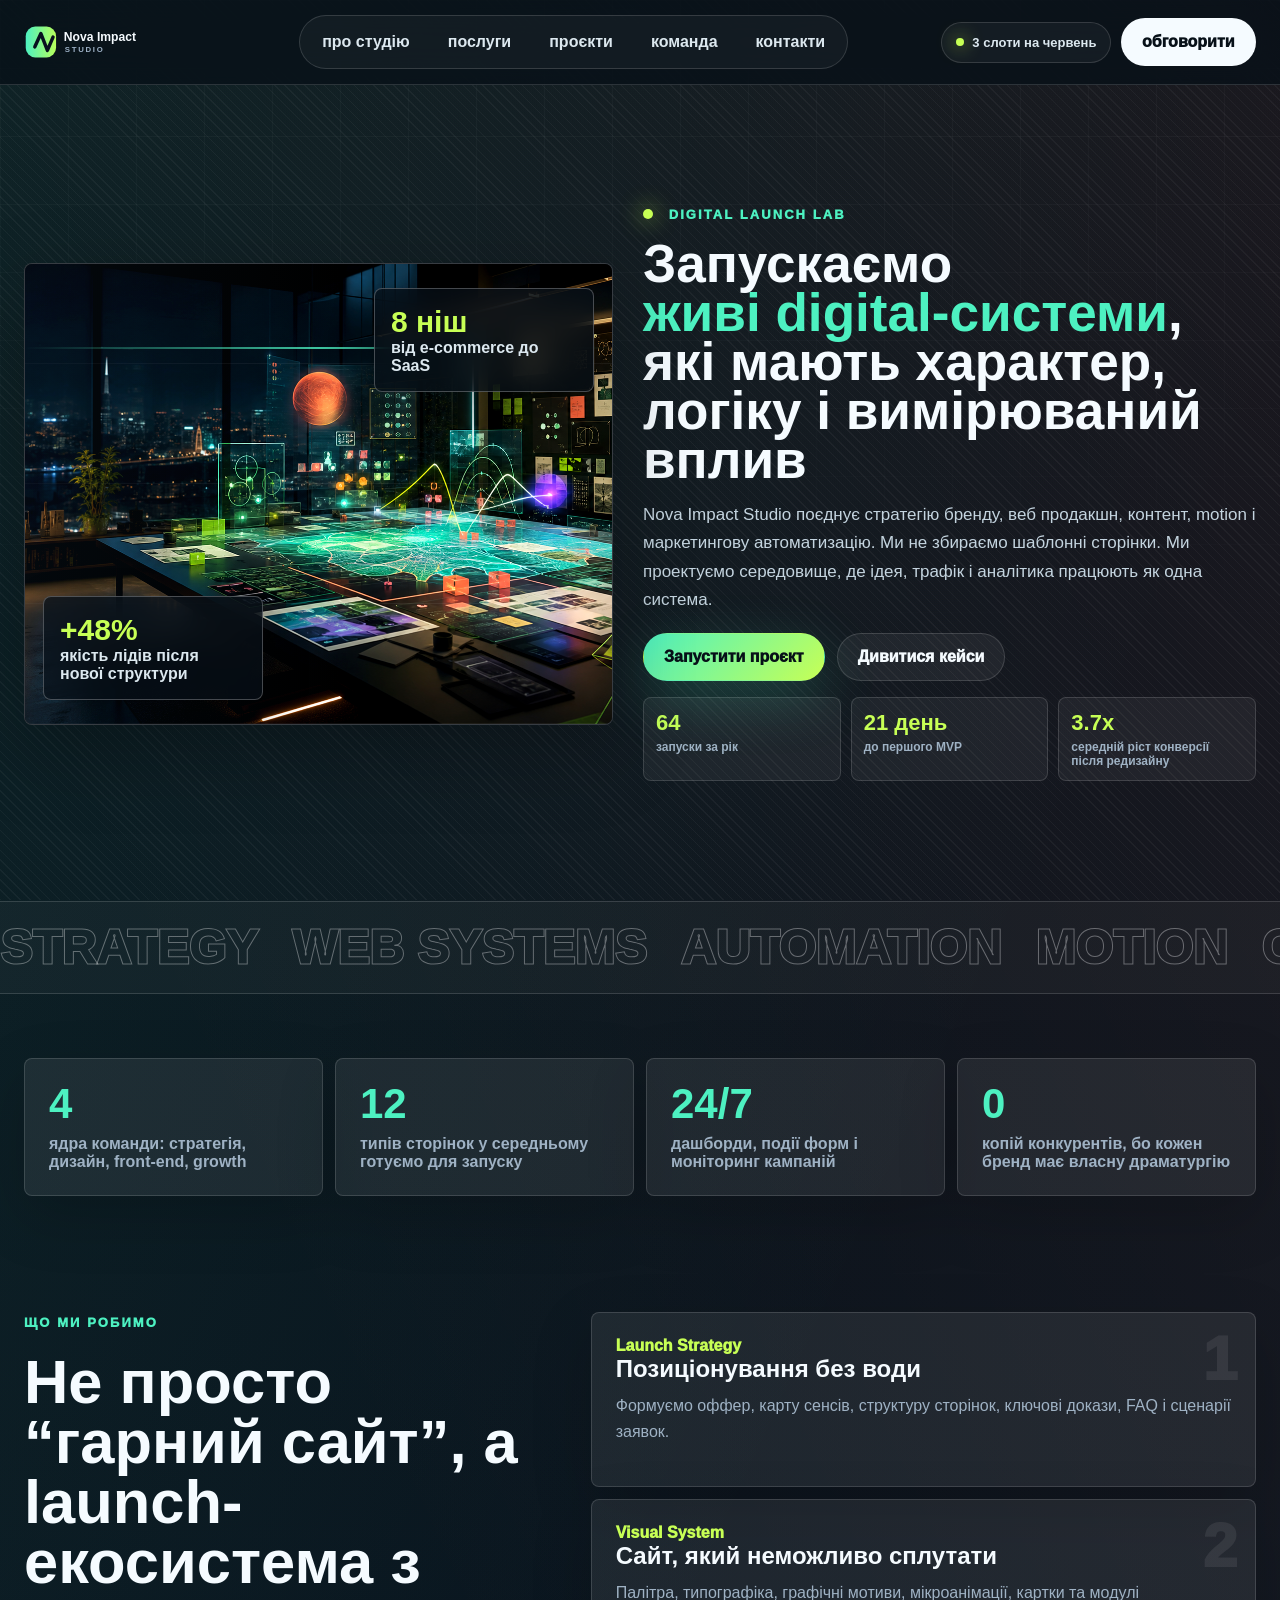
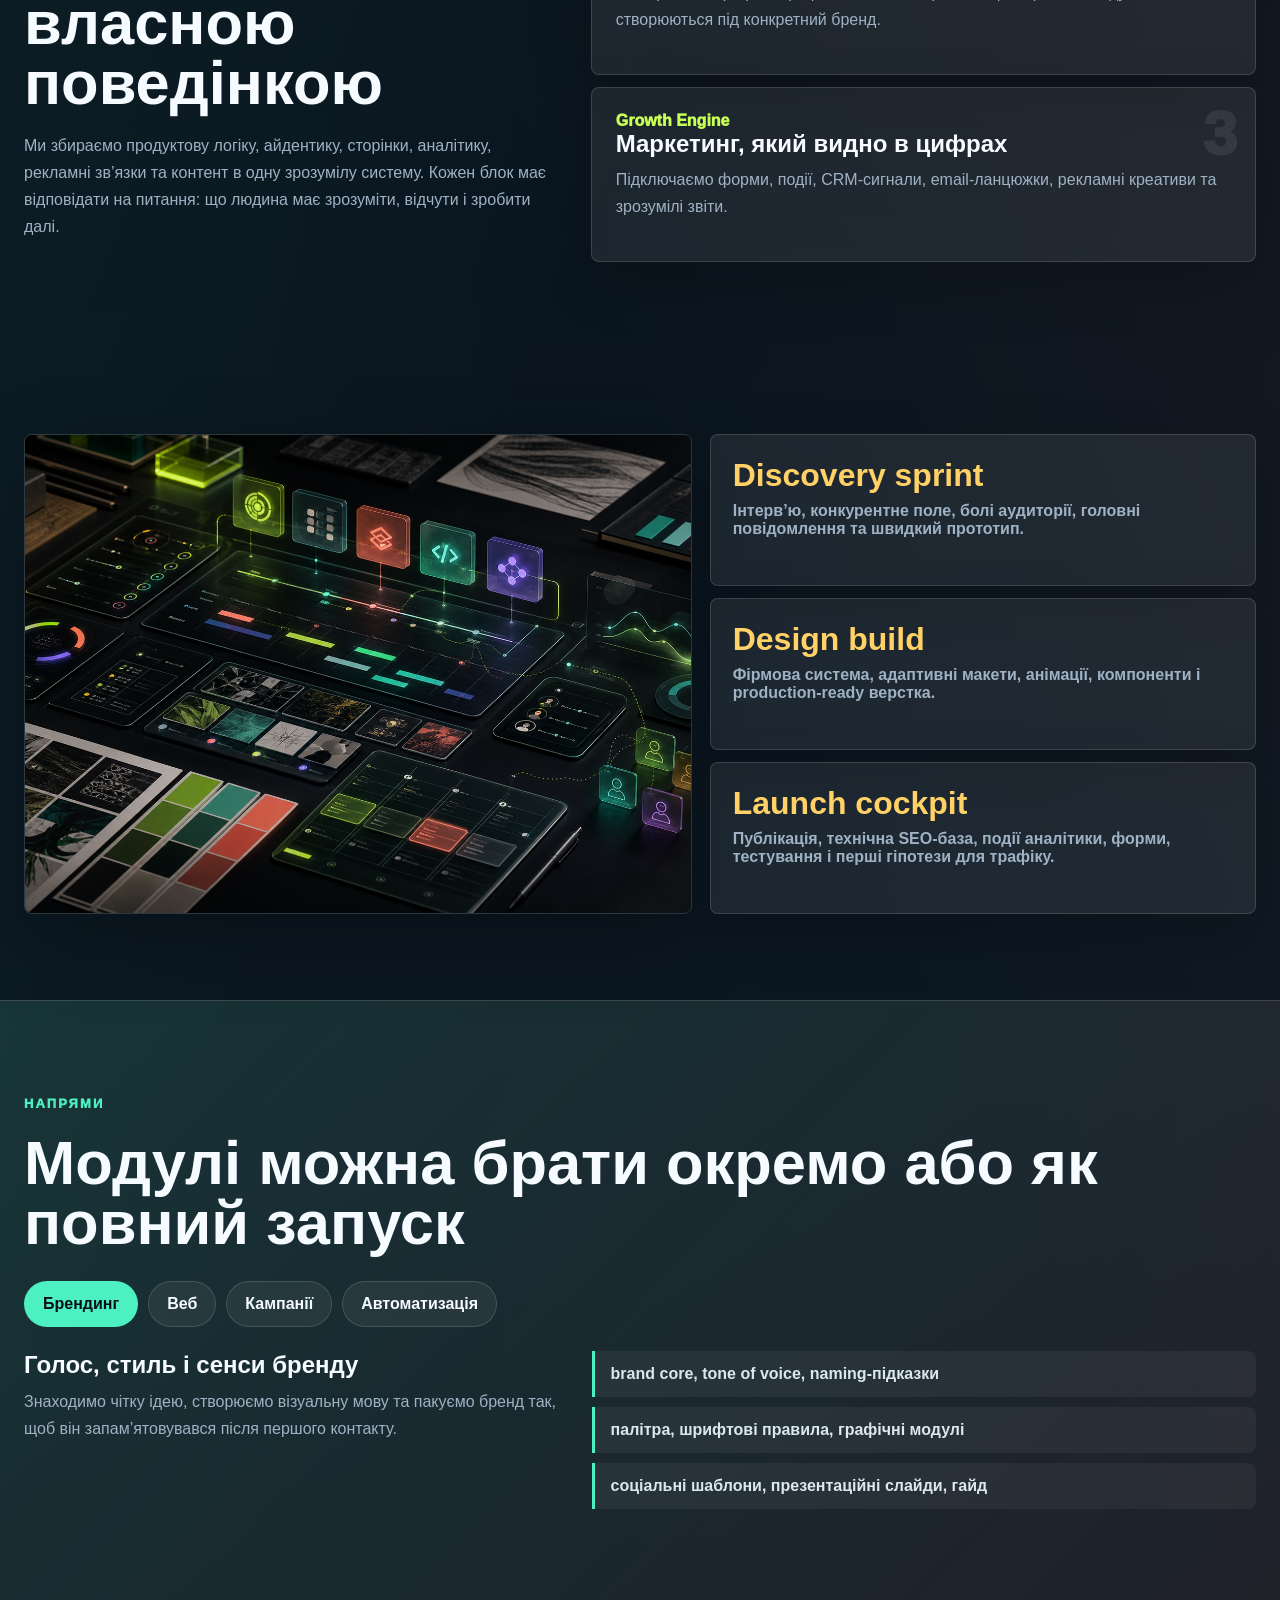
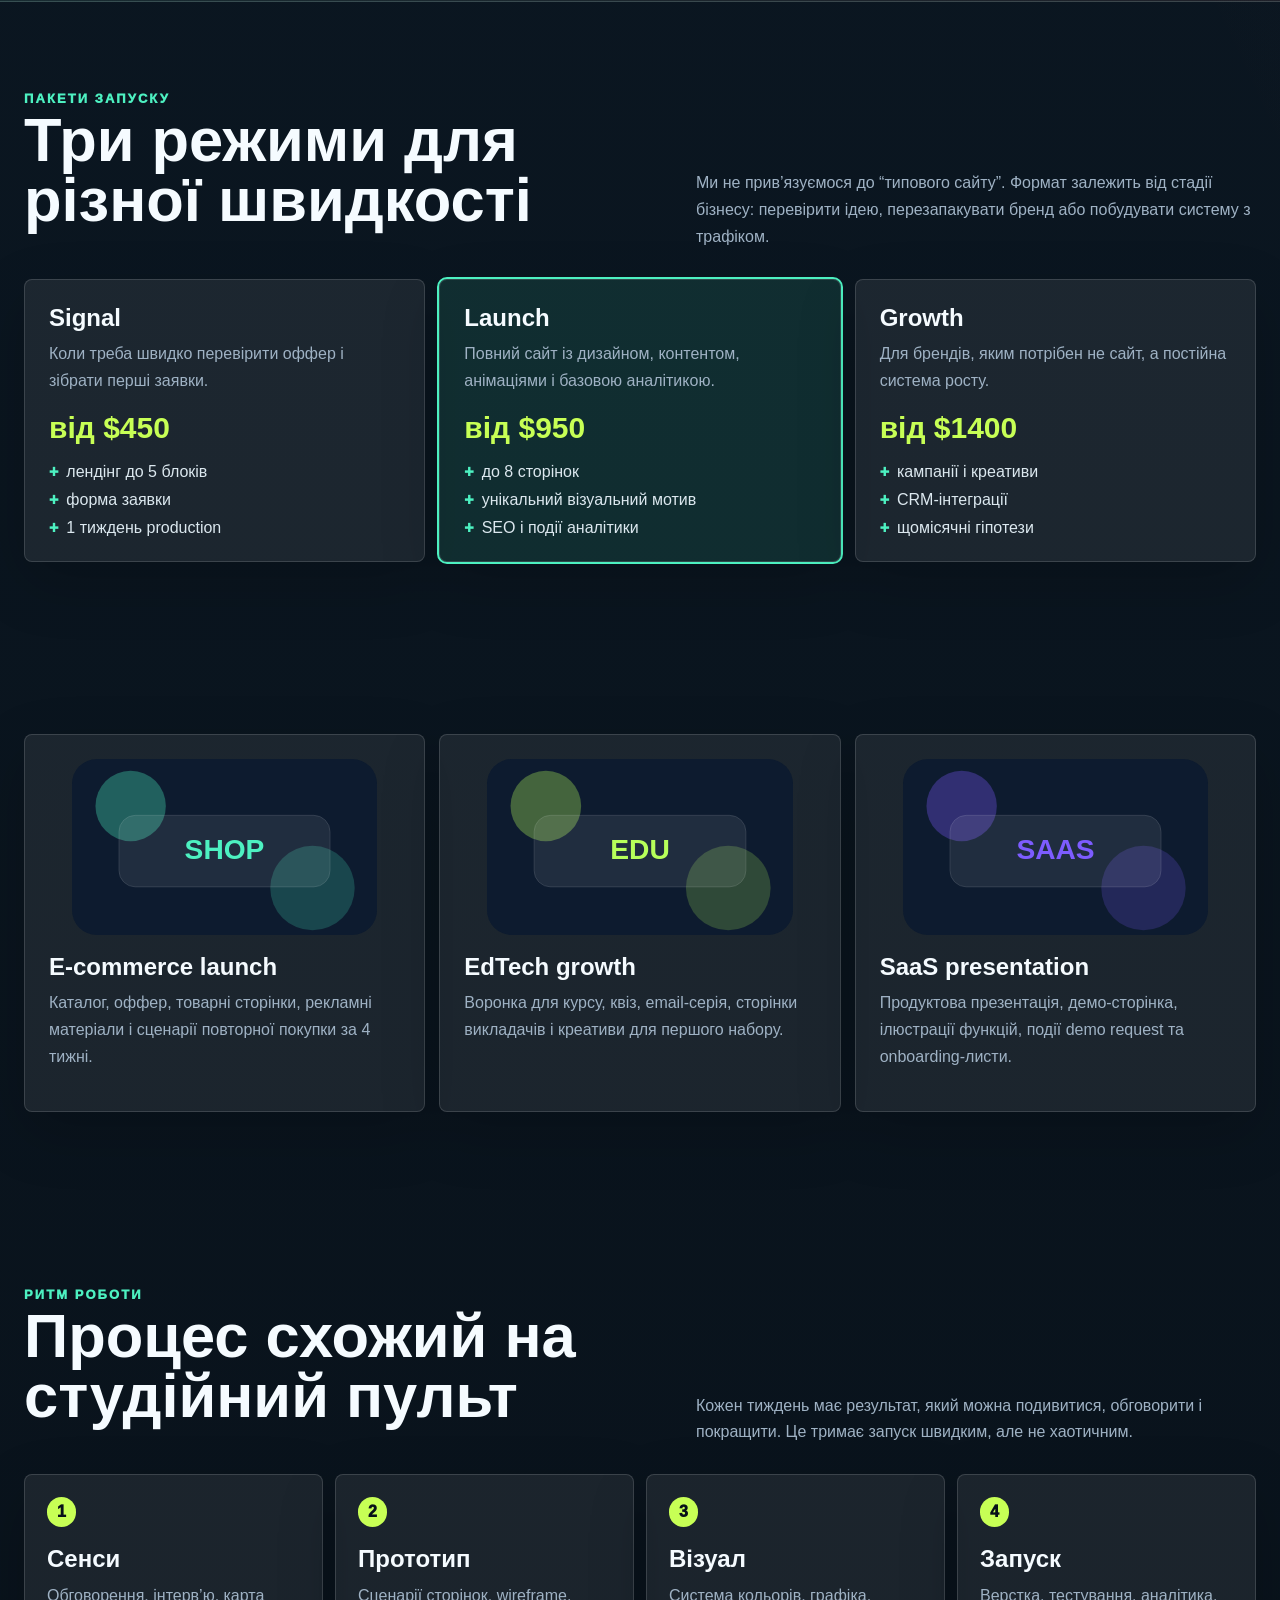
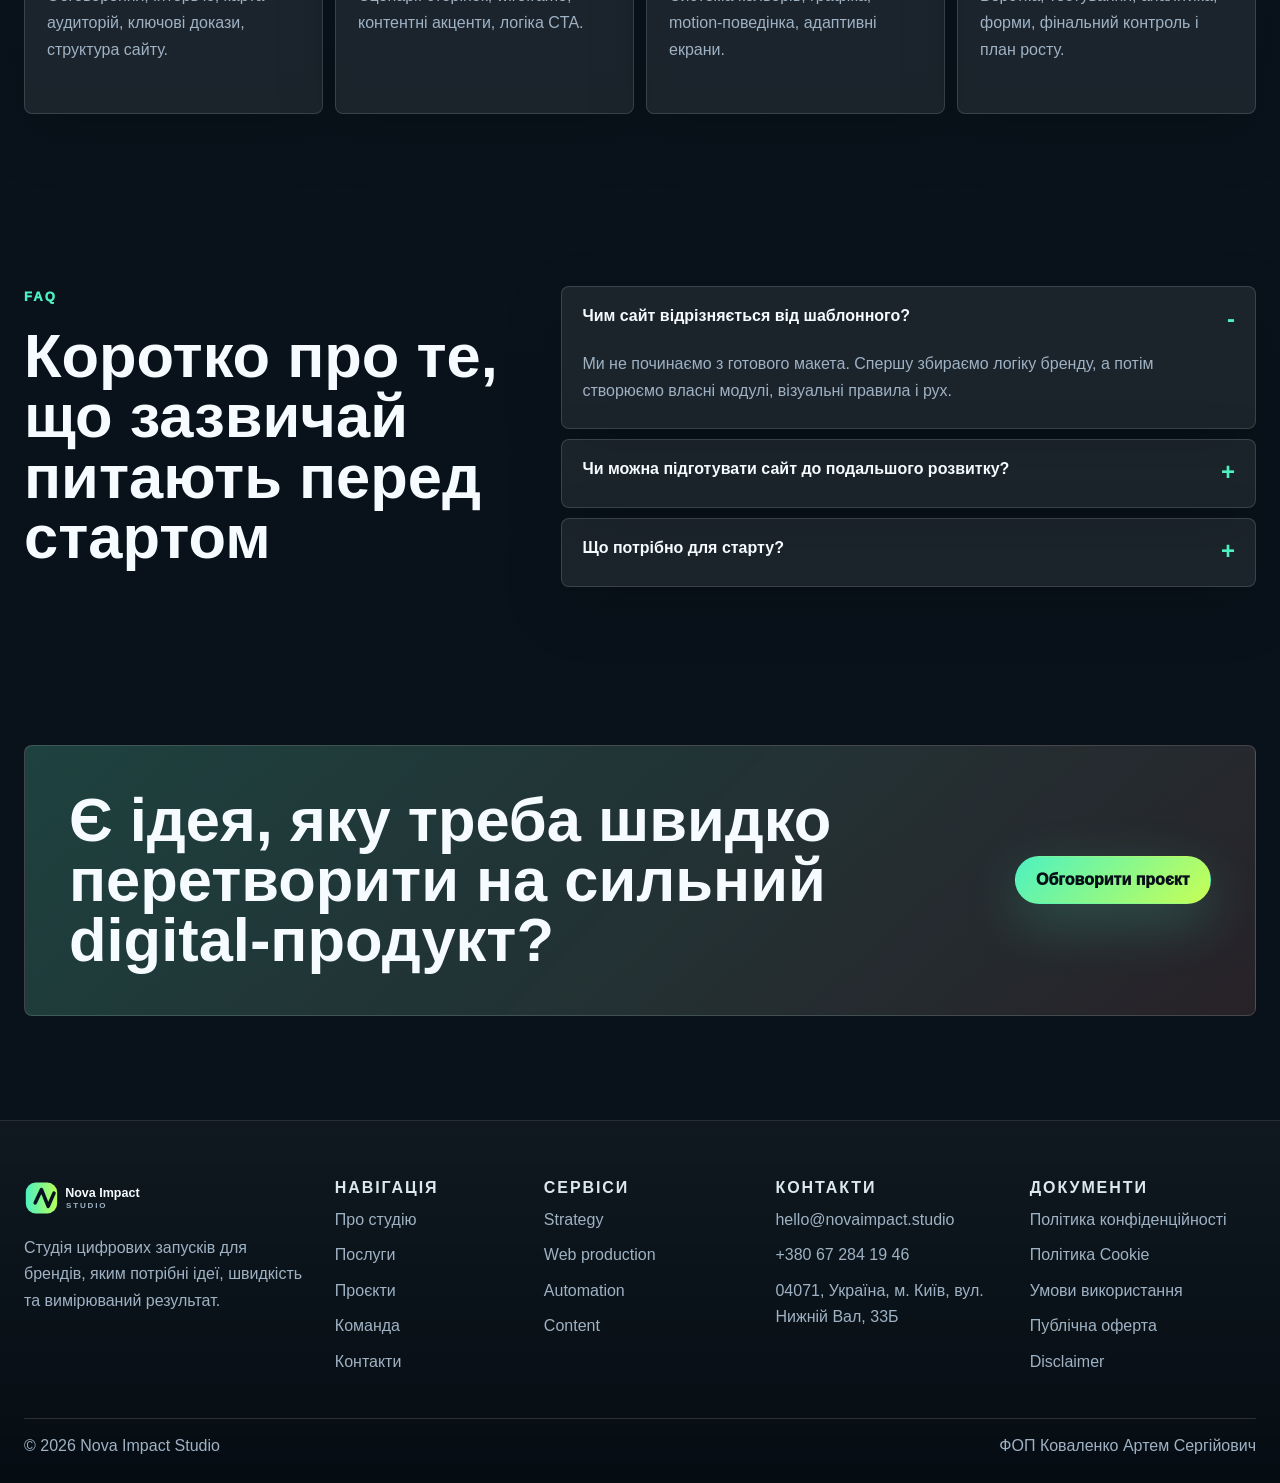
<file: index.html>
<!doctype html>
<html lang="uk-UA">
  <head>
    <meta charset="UTF-8" />
    <meta name="viewport" content="width=device-width, initial-scale=1.0" />
    <meta name="generator" content="WordPress 6.8.2" />
    <meta name="robots" content="index, follow" />
    <title>Nova Impact Studio — digital launch lab</title>
    <meta
      name="description"
      content="Креативна digital-студія для запуску брендів, сайтів, кампаній та маркетингових систем."
    />
    <link rel="canonical" href="https://novaimpact.studio/" />
    <link
      rel="icon"
      href="/wp-content/themes/nova-impact/assets/img/favicon.svg"
      type="image/svg+xml"
    />
    <link
      rel="stylesheet"
      href="/wp-content/themes/nova-impact/assets/css/style.css"
    />
    <script defer src="/wp-includes/js/wp-polyfill.min.js"></script>
    <script
      defer
      src="/wp-content/themes/nova-impact/assets/js/main.js"
    ></script>
  </head>
  <body>
    <div class="noise"></div>
    <header class="site-header">
      <div class="wrap nav">
        <a class="brand" href="/" aria-label="Nova Impact Studio home"
          ><img
            class="logo"
            src="/wp-content/themes/nova-impact/assets/img/logo.svg"
            alt="Nova Impact Studio"
        /></a>
        <button class="burger" aria-label="Відкрити меню" aria-expanded="false">
          <span></span><span></span>
        </button>
        <nav class="menu" aria-label="Головне меню">
          <a href="/about/">про студію</a><a href="/services/">послуги</a
          ><a href="/cases/">проєкти</a><a href="/career/">команда</a
          ><a href="/contacts/">контакти</a>
        </nav>
        <div class="header-tools">
          <span class="status-pill">3 слоти на червень</span
          ><a class="nav-cta magnetic" href="/contacts/">обговорити</a>
        </div>
      </div>
    </header>

    <main>
      <section class="hero wrap">
        <div class="hero-copy reveal-now">
          <div class="kicker"><span></span> DIGITAL LAUNCH LAB</div>
          <h1>
            Запускаємо<br /><em>живі digital-системи</em>,<br />які мають
            характер,<br />логіку і вимірюваний вплив
          </h1>
          <p class="lead">
            Nova Impact Studio поєднує стратегію бренду, веб продакшн, контент,
            motion і маркетингову автоматизацію. Ми не збираємо шаблонні
            сторінки. Ми проектуємо середовище, де ідея, трафік і аналітика
            працюють як одна система.
          </p>
          <div class="hero-actions">
            <a class="btn primary magnetic" href="/contacts/"
              >Запустити проєкт</a
            ><a class="btn ghost" href="/cases/">Дивитися кейси</a>
          </div>
          <div class="hero-proof">
            <div><b>64</b><span>запуски за рік</span></div>
            <div><b>21 день</b><span>до першого MVP</span></div>
            <div>
              <b>3.7x</b><span>середній ріст конверсії після редизайну</span>
            </div>
          </div>
        </div>
        <div class="hero-media reveal-now">
          <img
            src="/wp-content/themes/nova-impact/assets/img/nova-lab-hero.png"
            alt="Digital launch lab with strategy table and interface panels"
          />
          <div class="scan-line"></div>
          <div class="signal-card a">
            <b>+48%</b><span>якість лідів після нової структури</span>
          </div>
          <div class="signal-card b">
            <b>8 ніш</b><span>від e-commerce до SaaS</span>
          </div>
        </div>
      </section>

      <section class="marquee" aria-label="Напрями роботи">
        <div>
          <span>strategy</span><span>web systems</span><span>automation</span
          ><span>motion</span><span>content lab</span><span>analytics</span
          ><span>launch sprint</span><span>strategy</span
          ><span>web systems</span><span>automation</span><span>motion</span
          ><span>content lab</span><span>analytics</span
          ><span>launch sprint</span>
        </div>
      </section>

      <section class="stats wrap reveal">
        <div>
          <b>4</b
          ><span>ядра команди: стратегія, дизайн, front-end, growth</span>
        </div>
        <div>
          <b>12</b><span>типів сторінок у середньому готуємо для запуску</span>
        </div>
        <div>
          <b>24/7</b><span>дашборди, події форм і моніторинг кампаній</span>
        </div>
        <div>
          <b>0</b
          ><span>копій конкурентів, бо кожен бренд має власну драматургію</span>
        </div>
      </section>

      <section class="section wrap split reveal">
        <div>
          <p class="eyebrow">що ми робимо</p>
          <h2>
            Не просто “гарний сайт”, а launch-екосистема з власною поведінкою
          </h2>
          <p>
            Ми збираємо продуктову логіку, айдентику, сторінки, аналітику,
            рекламні зв’язки та контент в одну зрозумілу систему. Кожен блок має
            відповідати на питання: що людина має зрозуміти, відчути і зробити
            далі.
          </p>
        </div>
        <div class="feature-stack">
          <article data-index="1">
            <span>Launch Strategy</span>
            <h3>Позиціонування без води</h3>
            <p>
              Формуємо оффер, карту сенсів, структуру сторінок, ключові докази,
              FAQ і сценарії заявок.
            </p>
          </article>
          <article data-index="2">
            <span>Visual System</span>
            <h3>Сайт, який неможливо сплутати</h3>
            <p>
              Палітра, типографіка, графічні мотиви, мікроанімації, картки та
              модулі створюються під конкретний бренд.
            </p>
          </article>
          <article data-index="3">
            <span>Growth Engine</span>
            <h3>Маркетинг, який видно в цифрах</h3>
            <p>
              Підключаємо форми, події, CRM-сигнали, email-ланцюжки, рекламні
              креативи та зрозумілі звіти.
            </p>
          </article>
        </div>
      </section>

      <section class="section wrap system-showcase reveal">
        <div class="system-image">
          <img
            src="/wp-content/themes/nova-impact/assets/img/nova-system-map.png"
            alt="Studio process dashboard with campaign system map"
          />
        </div>
        <div class="metric-strip">
          <div>
            <b>Discovery sprint</b
            ><span
              >Інтерв’ю, конкурентне поле, болі аудиторії, головні повідомлення
              та швидкий прототип.</span
            >
          </div>
          <div>
            <b>Design build</b
            ><span
              >Фірмова система, адаптивні макети, анімації, компоненти і
              production-ready верстка.</span
            >
          </div>
          <div>
            <b>Launch cockpit</b
            ><span
              >Публікація, технічна SEO-база, події аналітики, форми, тестування
              і перші гіпотези для трафіку.</span
            >
          </div>
        </div>
      </section>

      <section class="services-band reveal">
        <div class="wrap">
          <p class="eyebrow">напрями</p>
          <h2>Модулі можна брати окремо або як повний запуск</h2>
          <div class="service-tabs">
            <button class="active" data-tab="brand">Брендинг</button
            ><button data-tab="web">Веб</button
            ><button data-tab="ads">Кампанії</button
            ><button data-tab="auto">Автоматизація</button>
          </div>
          <div class="tab-panels">
            <article class="active" data-panel="brand">
              <div>
                <h3>Голос, стиль і сенси бренду</h3>
                <p>
                  Знаходимо чітку ідею, створюємо візуальну мову та пакуємо
                  бренд так, щоб він запам’ятовувався після першого контакту.
                </p>
              </div>
              <ul class="tab-list">
                <li>brand core, tone of voice, naming-підказки</li>
                <li>палітра, шрифтові правила, графічні модулі</li>
                <li>соціальні шаблони, презентаційні слайди, гайд</li>
              </ul>
            </article>
            <article data-panel="web">
              <div>
                <h3>Швидкі сайти з характером</h3>
                <p>
                  Лендінги, корпоративні сайти, каталоги й міні-портали з
                  адаптивністю, SEO-структурою та мікроанімаціями.
                </p>
              </div>
              <ul class="tab-list">
                <li>прототипи, UX-карта і контентна логіка</li>
                <li>HTML/CSS/JS і модульна структура</li>
                <li>адаптив, швидкість, базова доступність</li>
              </ul>
            </article>
            <article data-panel="ads">
              <div>
                <h3>Креативи для performance</h3>
                <p>
                  Готуємо рекламні зв’язки, банери, відео-сценарії, UGC-сценарії
                  та посадкові сторінки під конкретну гіпотезу.
                </p>
              </div>
              <ul class="tab-list">
                <li>Meta, Google, TikTok, LinkedIn</li>
                <li>пакети креативів під різні кути оффера</li>
                <li>A/B-версії перших екранів і CTA</li>
              </ul>
            </article>
            <article data-panel="auto">
              <div>
                <h3>Маркетинг без хаосу</h3>
                <p>
                  Інтегруємо форми, CRM, поштові ланцюжки, події аналітики та
                  прості дашборди для рішень без здогадок.
                </p>
              </div>
              <ul class="tab-list">
                <li>lead-routing, CRM-поля, Telegram/Email alerts</li>
                <li>події GA4, Pixel, конверсійні цілі</li>
                <li>дашборд для команди і щотижневі сигнали</li>
              </ul>
            </article>
          </div>
        </div>
      </section>

      <section class="section wrap">
        <div class="section-head reveal">
          <div>
            <p class="eyebrow">пакети запуску</p>
            <h2>Три режими для різної швидкості</h2>
          </div>
          <p>
            Ми не прив’язуємося до “типового сайту”. Формат залежить від стадії
            бізнесу: перевірити ідею, перезапакувати бренд або побудувати
            систему з трафіком.
          </p>
        </div>
        <div class="price-grid reveal">
          <article>
            <h3>Signal</h3>
            <p>Коли треба швидко перевірити оффер і зібрати перші заявки.</p>
            <b>від $450</b>
            <ul>
              <li>лендінг до 5 блоків</li>
              <li>форма заявки</li>
              <li>1 тиждень production</li>
            </ul>
          </article>
          <article class="featured">
            <h3>Launch</h3>
            <p>
              Повний сайт із дизайном, контентом, анімаціями і базовою
              аналітикою.
            </p>
            <b>від $950</b>
            <ul>
              <li>до 8 сторінок</li>
              <li>унікальний візуальний мотив</li>
              <li>SEO і події аналітики</li>
            </ul>
          </article>
          <article>
            <h3>Growth</h3>
            <p>Для брендів, яким потрібен не сайт, а постійна система росту.</p>
            <b>від $1400</b>
            <ul>
              <li>кампанії і креативи</li>
              <li>CRM-інтеграції</li>
              <li>щомісячні гіпотези</li>
            </ul>
          </article>
        </div>
      </section>

      <section class="section wrap cards reveal">
        <article>
          <img
            src="/wp-content/themes/nova-impact/assets/img/card-commerce.svg"
            alt="E-commerce"
          />
          <h3>E-commerce launch</h3>
          <p>
            Каталог, оффер, товарні сторінки, рекламні матеріали і сценарії
            повторної покупки за 4 тижні.
          </p>
        </article>
        <article>
          <img
            src="/wp-content/themes/nova-impact/assets/img/card-edu.svg"
            alt="Education"
          />
          <h3>EdTech growth</h3>
          <p>
            Воронка для курсу, квіз, email-серія, сторінки викладачів і креативи
            для першого набору.
          </p>
        </article>
        <article>
          <img
            src="/wp-content/themes/nova-impact/assets/img/card-saas.svg"
            alt="SaaS"
          />
          <h3>SaaS presentation</h3>
          <p>
            Продуктова презентація, демо-сторінка, ілюстрації функцій, події
            demo request та onboarding-листи.
          </p>
        </article>
      </section>

      <section class="section wrap reveal">
        <div class="section-head">
          <div>
            <p class="eyebrow">ритм роботи</p>
            <h2>Процес схожий на студійний пульт</h2>
          </div>
          <p>
            Кожен тиждень має результат, який можна подивитися, обговорити і
            покращити. Це тримає запуск швидким, але не хаотичним.
          </p>
        </div>
        <div class="timeline">
          <article class="timeline-card">
            <h3>Сенси</h3>
            <p>
              Обговорення, інтерв’ю, карта аудиторій, ключові докази, структура
              сайту.
            </p>
          </article>
          <article class="timeline-card">
            <h3>Прототип</h3>
            <p>Сценарії сторінок, wireframe, контентні акценти, логіка CTA.</p>
          </article>
          <article class="timeline-card">
            <h3>Візуал</h3>
            <p>
              Система кольорів, графіка, motion-поведінка, адаптивні екрани.
            </p>
          </article>
          <article class="timeline-card">
            <h3>Запуск</h3>
            <p>
              Верстка, тестування, аналітика, форми, фінальний контроль і план
              росту.
            </p>
          </article>
        </div>
      </section>

      <section class="section wrap faq-grid reveal">
        <div>
          <p class="eyebrow">FAQ</p>
          <h2>Коротко про те, що зазвичай питають перед стартом</h2>
        </div>
        <div class="faq-list">
          <article class="faq-item open">
            <button type="button">
              Чим сайт відрізняється від шаблонного?
            </button>
            <p>
              Ми не починаємо з готового макета. Спершу збираємо логіку бренду,
              а потім створюємо власні модулі, візуальні правила і рух.
            </p>
          </article>
          <article class="faq-item">
            <button type="button">
              Чи можна підготувати сайт до подальшого розвитку?
            </button>
            <p>
              Так. Ми збираємо сторінки модульно, щоб після запуску можна було
              додавати нові секції, посадкові сторінки і контент без ламання
              стилю.
            </p>
          </article>
          <article class="faq-item">
            <button type="button">Що потрібно для старту?</button>
            <p>
              Коротка заявка, приклади конкурентів, поточні матеріали бренду і
              розуміння, яку дію має зробити користувач.
            </p>
          </article>
        </div>
      </section>

      <section class="cta wrap reveal">
        <h2>
          Є ідея, яку треба швидко перетворити на сильний digital-продукт?
        </h2>
        <a class="btn primary magnetic" href="/contacts/">Обговорити проєкт</a>
      </section>
    </main>

    <footer class="site-footer">
      <div class="wrap footer-grid">
        <div>
          <img
            class="footer-logo"
            src="/wp-content/themes/nova-impact/assets/img/logo.svg"
            alt="Nova Impact Studio"
          />
          <p>
            Студія цифрових запусків для брендів, яким потрібні ідеї, швидкість
            та вимірюваний результат.
          </p>
        </div>
        <div>
          <h3>Навігація</h3>
          <a href="/about/">Про студію</a><a href="/services/">Послуги</a
          ><a href="/cases/">Проєкти</a><a href="/career/">Команда</a
          ><a href="/contacts/">Контакти</a>
        </div>
        <div>
          <h3>Сервіси</h3>
          <a href="/services/">Strategy</a
          ><a href="/services/">Web production</a
          ><a href="/services/">Automation</a><a href="/services/">Content</a>
        </div>
        <div>
          <h3>Контакти</h3>
          <a href="mailto:hello@novaimpact.studio">hello@novaimpact.studio</a
          ><a href="tel:+380672841946">+380 67 284 19 46</a>
          <p>04071, Україна, м. Київ, вул. Нижній Вал, 33Б</p>
        </div>
        <div>
          <h3>Документи</h3>
          <a href="/privacy-policy/">Політика конфіденційності</a
          ><a href="/cookie-policy/">Політика Cookie</a
          ><a href="/terms-and-conditions/">Умови використання</a
          ><a href="/offer-agreement/">Публічна оферта</a
          ><a href="/disclaimer/">Disclaimer</a>
        </div>
      </div>
      <div class="wrap footer-bottom">
        <span>© 2026 Nova Impact Studio</span
        ><span>ФОП Коваленко Артем Сергійович</span>
      </div>
    </footer>
  </body>
</html>
</file>
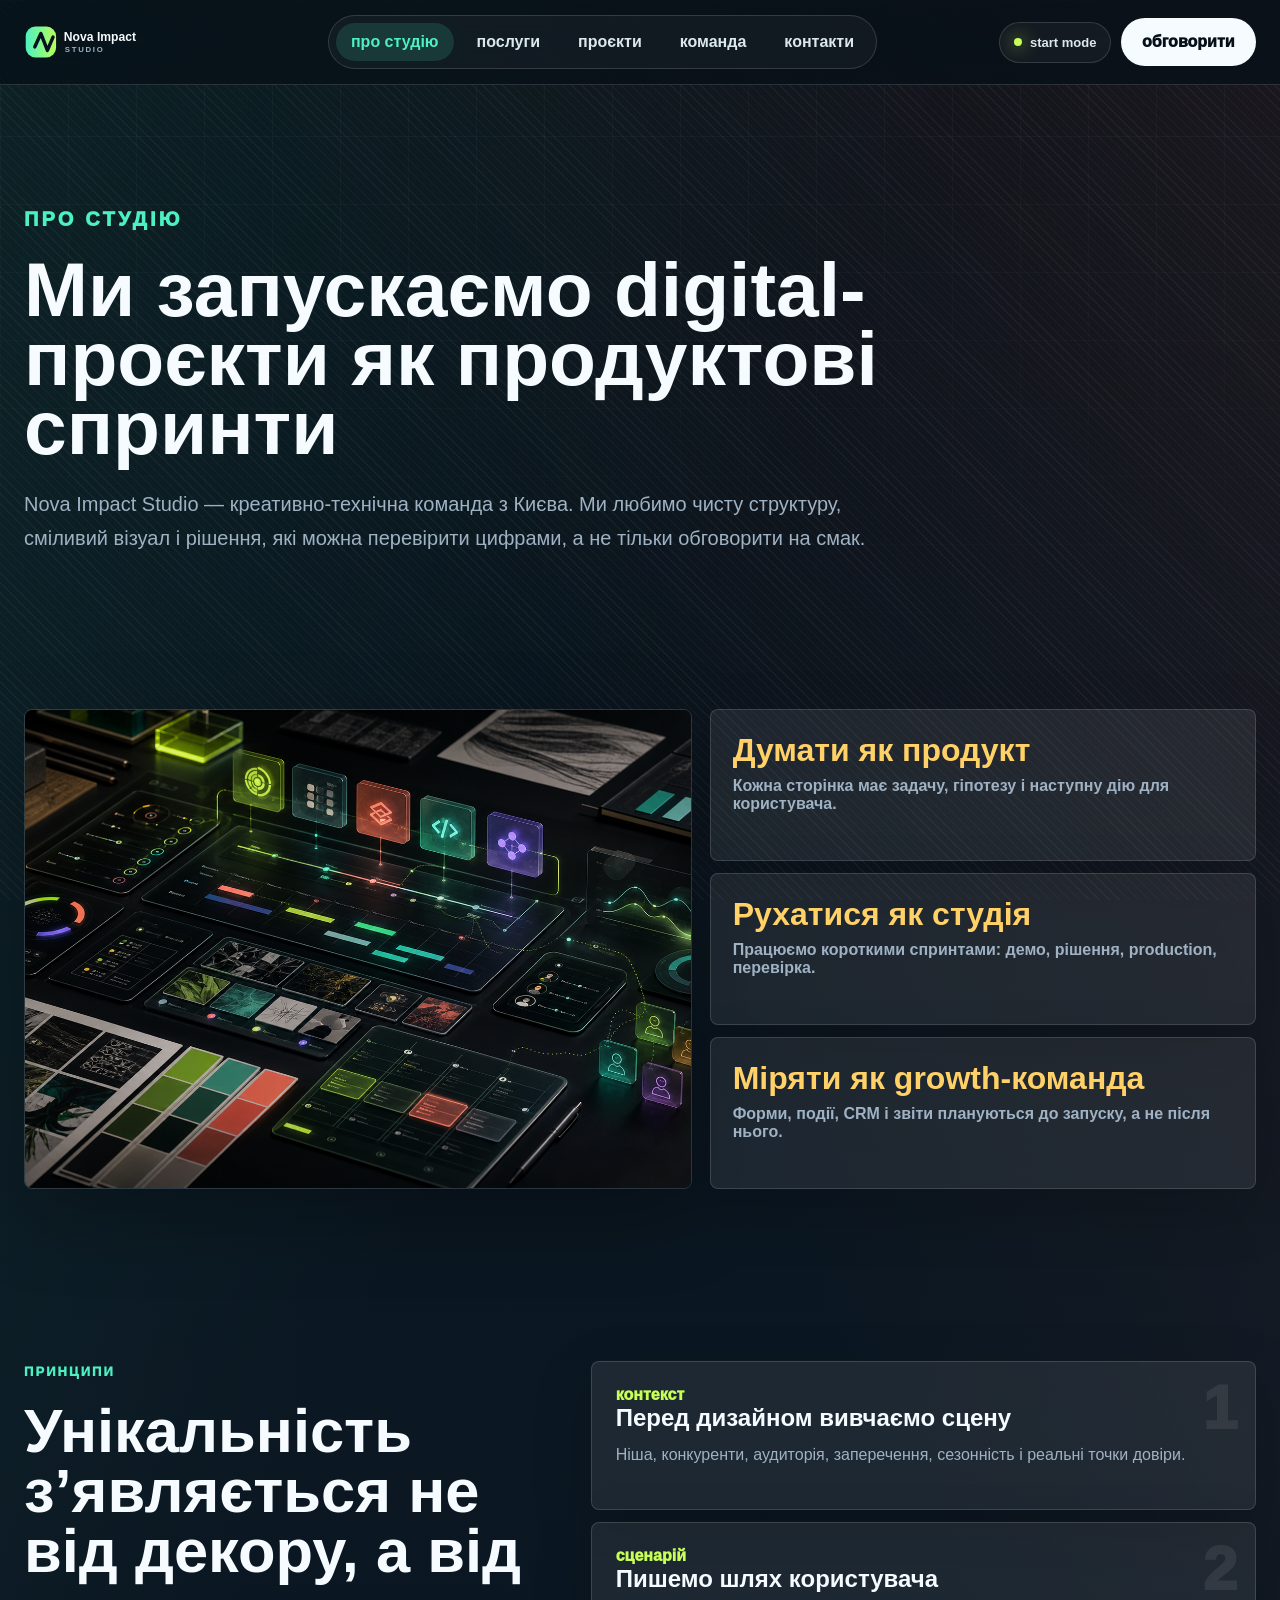
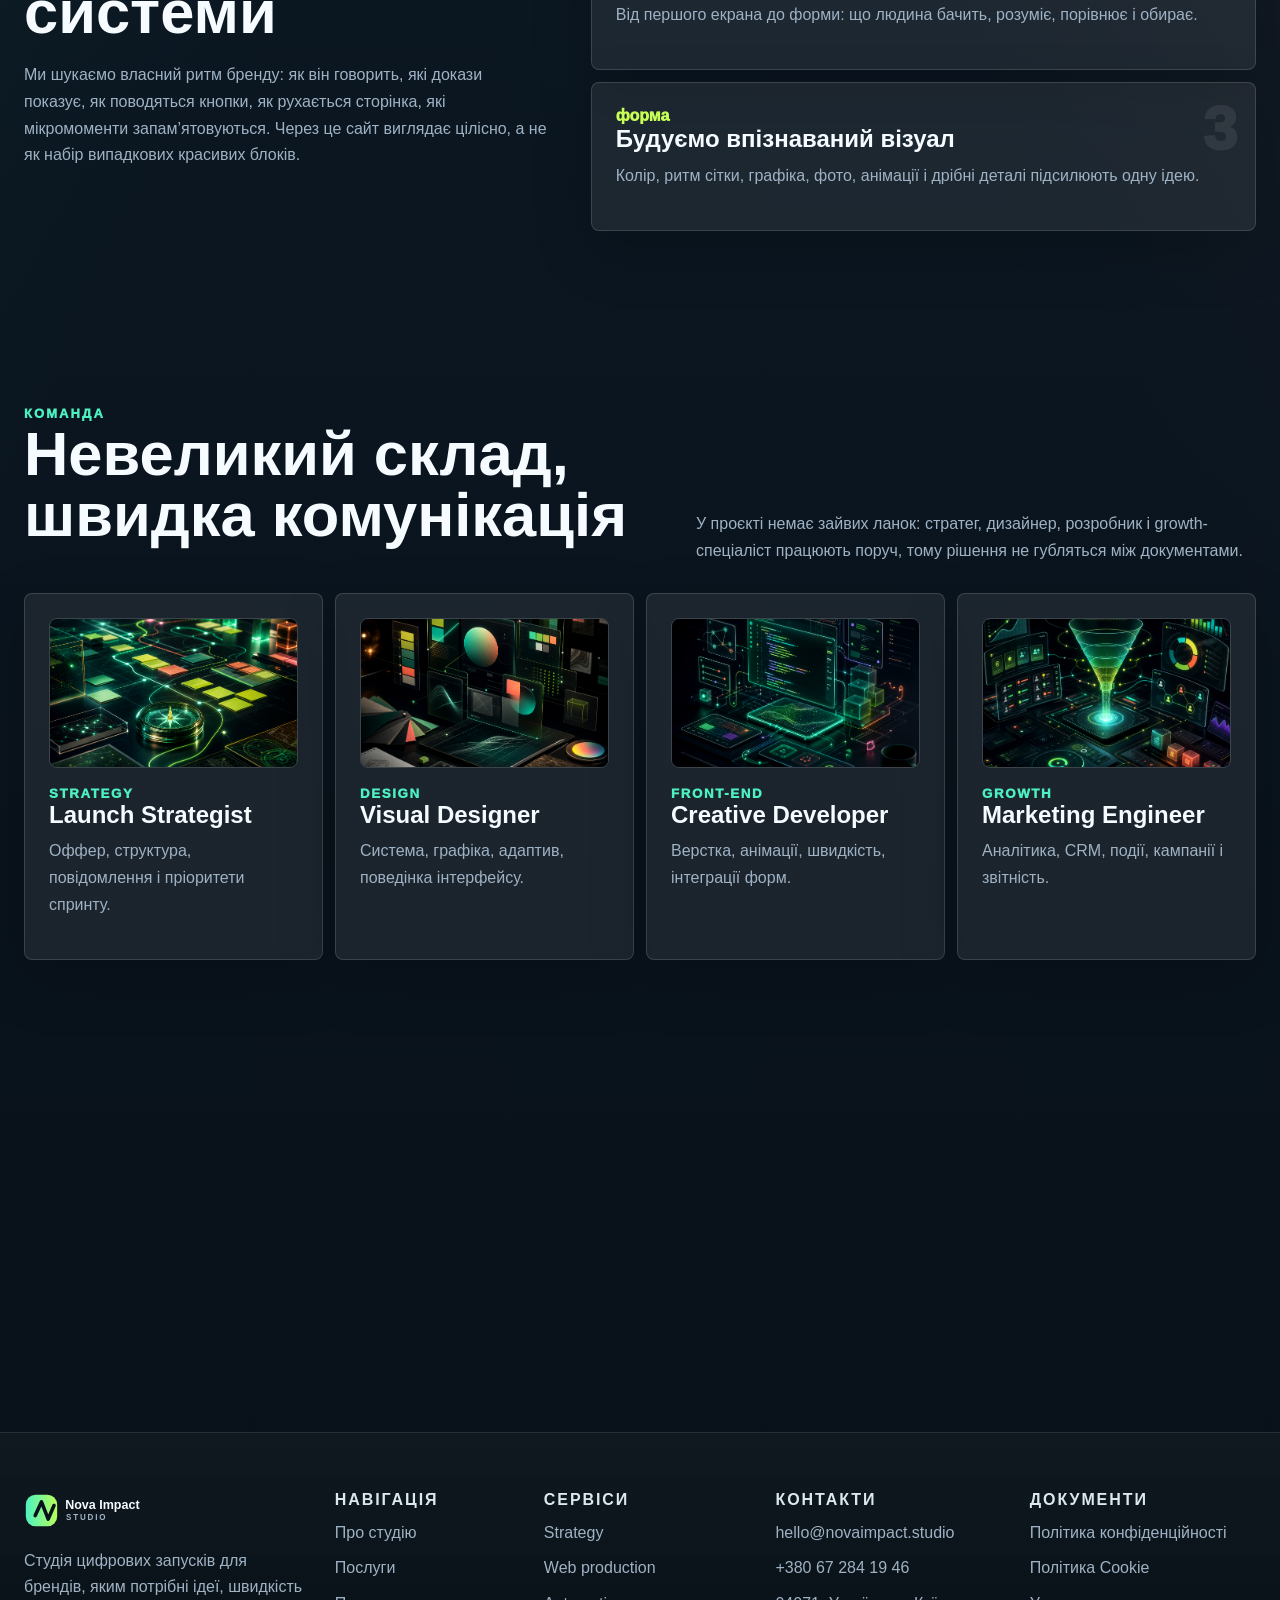
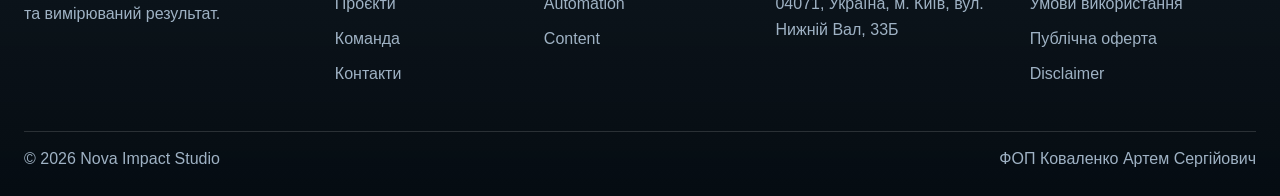
<file: about/index.html>
<!doctype html>
<html lang="uk-UA">
  <head>
    <meta charset="UTF-8" />
    <meta name="viewport" content="width=device-width, initial-scale=1.0" />
    <meta name="generator" content="WordPress 6.8.2" />
    <meta name="robots" content="index, follow" />
    <title>Про студію — Nova Impact Studio</title>
    <meta
      name="description"
      content="Підхід, принципи, команда і процес Nova Impact Studio."
    />
    <link rel="canonical" href="https://novaimpact.studio/about/" />
    <link
      rel="icon"
      href="/wp-content/themes/nova-impact/assets/img/favicon.svg"
      type="image/svg+xml"
    />
    <link
      rel="stylesheet"
      href="/wp-content/themes/nova-impact/assets/css/style.css"
    />
    <script defer src="/wp-includes/js/wp-polyfill.min.js"></script>
    <script
      defer
      src="/wp-content/themes/nova-impact/assets/js/main.js"
    ></script>
  </head>
  <body>
    <div class="noise"></div>
    <header class="site-header">
      <div class="wrap nav">
        <a class="brand" href="/"
          ><img
            class="logo"
            src="/wp-content/themes/nova-impact/assets/img/logo.svg"
            alt="Nova Impact Studio" /></a
        ><button
          class="burger"
          aria-label="Відкрити меню"
          aria-expanded="false"
        >
          <span></span><span></span>
        </button>
        <nav class="menu" aria-label="Головне меню">
          <a class="active" href="/about/">про студію</a
          ><a href="/services/">послуги</a><a href="/cases/">проєкти</a
          ><a href="/career/">команда</a><a href="/contacts/">контакти</a>
        </nav>
        <div class="header-tools">
          <span class="status-pill">start mode</span
          ><a class="nav-cta magnetic" href="/contacts/">обговорити</a>
        </div>
      </div>
    </header>
    <main>
      <section class="page-hero wrap reveal-now">
        <p class="eyebrow">про студію</p>
        <h1>Ми запускаємо digital-проєкти як продуктові спринти</h1>
        <p>
          Nova Impact Studio — креативно-технічна команда з Києва. Ми любимо
          чисту структуру, сміливий візуал і рішення, які можна перевірити
          цифрами, а не тільки обговорити на смак.
        </p>
      </section>
      <section class="section wrap system-showcase reveal">
        <div class="system-image">
          <img
            src="/wp-content/themes/nova-impact/assets/img/nova-system-map.png"
            alt="Nova Impact production system"
          />
        </div>
        <div class="metric-strip">
          <div>
            <b>Думати як продукт</b
            ><span
              >Кожна сторінка має задачу, гіпотезу і наступну дію для
              користувача.</span
            >
          </div>
          <div>
            <b>Рухатися як студія</b
            ><span
              >Працюємо короткими спринтами: демо, рішення, production,
              перевірка.</span
            >
          </div>
          <div>
            <b>Міряти як growth-команда</b
            ><span
              >Форми, події, CRM і звіти плануються до запуску, а не після
              нього.</span
            >
          </div>
        </div>
      </section>
      <section class="section wrap split reveal">
        <div>
          <p class="eyebrow">принципи</p>
          <h2>Унікальність з’являється не від декору, а від системи</h2>
          <p>
            Ми шукаємо власний ритм бренду: як він говорить, які докази показує,
            як поводяться кнопки, як рухається сторінка, які мікромоменти
            запам’ятовуються. Через це сайт виглядає цілісно, а не як набір
            випадкових красивих блоків.
          </p>
        </div>
        <div class="feature-stack">
          <article data-index="1">
            <span>контекст</span>
            <h3>Перед дизайном вивчаємо сцену</h3>
            <p>
              Ніша, конкуренти, аудиторія, заперечення, сезонність і реальні
              точки довіри.
            </p>
          </article>
          <article data-index="2">
            <span>сценарій</span>
            <h3>Пишемо шлях користувача</h3>
            <p>
              Від першого екрана до форми: що людина бачить, розуміє, порівнює і
              обирає.
            </p>
          </article>
          <article data-index="3">
            <span>форма</span>
            <h3>Будуємо впізнаваний візуал</h3>
            <p>
              Колір, ритм сітки, графіка, фото, анімації і дрібні деталі
              підсилюють одну ідею.
            </p>
          </article>
        </div>
      </section>
      <section id="team" class="section wrap reveal">
        <div class="section-head">
          <div>
            <p class="eyebrow">команда</p>
            <h2>Невеликий склад, швидка комунікація</h2>
          </div>
          <p>
            У проєкті немає зайвих ланок: стратег, дизайнер, розробник і
            growth-спеціаліст працюють поруч, тому рішення не губляться між
            документами.
          </p>
        </div>
        <div class="team-grid">
          <article class="team-card">
            <img
              class="team-image"
              src="/wp-content/themes/nova-impact/assets/img/team-strategy.png"
              alt="Launch strategy visual"
            /><small>strategy</small>
            <h3>Launch Strategist</h3>
            <p>Оффер, структура, повідомлення і пріоритети спринту.</p>
          </article>
          <article class="team-card">
            <img
              class="team-image"
              src="/wp-content/themes/nova-impact/assets/img/team-design.png"
              alt="Visual design system"
            /><small>design</small>
            <h3>Visual Designer</h3>
            <p>Система, графіка, адаптив, поведінка інтерфейсу.</p>
          </article>
          <article class="team-card">
            <img
              class="team-image"
              src="/wp-content/themes/nova-impact/assets/img/team-dev.png"
              alt="Creative development visual"
            /><small>front-end</small>
            <h3>Creative Developer</h3>
            <p>Верстка, анімації, швидкість, інтеграції форм.</p>
          </article>
          <article class="team-card">
            <img
              class="team-image"
              src="/wp-content/themes/nova-impact/assets/img/team-growth.png"
              alt="Growth marketing dashboard"
            /><small>growth</small>
            <h3>Marketing Engineer</h3>
            <p>Аналітика, CRM, події, кампанії і звітність.</p>
          </article>
        </div>
      </section>
      <section class="cta wrap reveal">
        <h2>Потрібна команда, яка бачить і дизайн, і запуск?</h2>
        <a class="btn primary magnetic" href="/contacts/">Написати студії</a>
      </section>
    </main>
    <footer class="site-footer">
      <div class="wrap footer-grid">
        <div>
          <img
            class="footer-logo"
            src="/wp-content/themes/nova-impact/assets/img/logo.svg"
            alt="Nova Impact Studio"
          />
          <p>
            Студія цифрових запусків для брендів, яким потрібні ідеї, швидкість
            та вимірюваний результат.
          </p>
        </div>
        <div>
          <h3>Навігація</h3>
          <a href="/about/">Про студію</a><a href="/services/">Послуги</a
          ><a href="/cases/">Проєкти</a><a href="/career/">Команда</a
          ><a href="/contacts/">Контакти</a>
        </div>
        <div>
          <h3>Сервіси</h3>
          <a href="/services/">Strategy</a
          ><a href="/services/">Web production</a
          ><a href="/services/">Automation</a><a href="/services/">Content</a>
        </div>
        <div>
          <h3>Контакти</h3>
          <a href="mailto:hello@novaimpact.studio">hello@novaimpact.studio</a
          ><a href="tel:+380672841946">+380 67 284 19 46</a>
          <p>04071, Україна, м. Київ, вул. Нижній Вал, 33Б</p>
        </div>
        <div>
          <h3>Документи</h3>
          <a href="/privacy-policy/">Політика конфіденційності</a
          ><a href="/cookie-policy/">Політика Cookie</a
          ><a href="/terms-and-conditions/">Умови використання</a
          ><a href="/offer-agreement/">Публічна оферта</a
          ><a href="/disclaimer/">Disclaimer</a>
        </div>
      </div>
      <div class="wrap footer-bottom">
        <span>© 2026 Nova Impact Studio</span
        ><span>ФОП Коваленко Артем Сергійович</span>
      </div>
    </footer>
  </body>
</html>
</file>
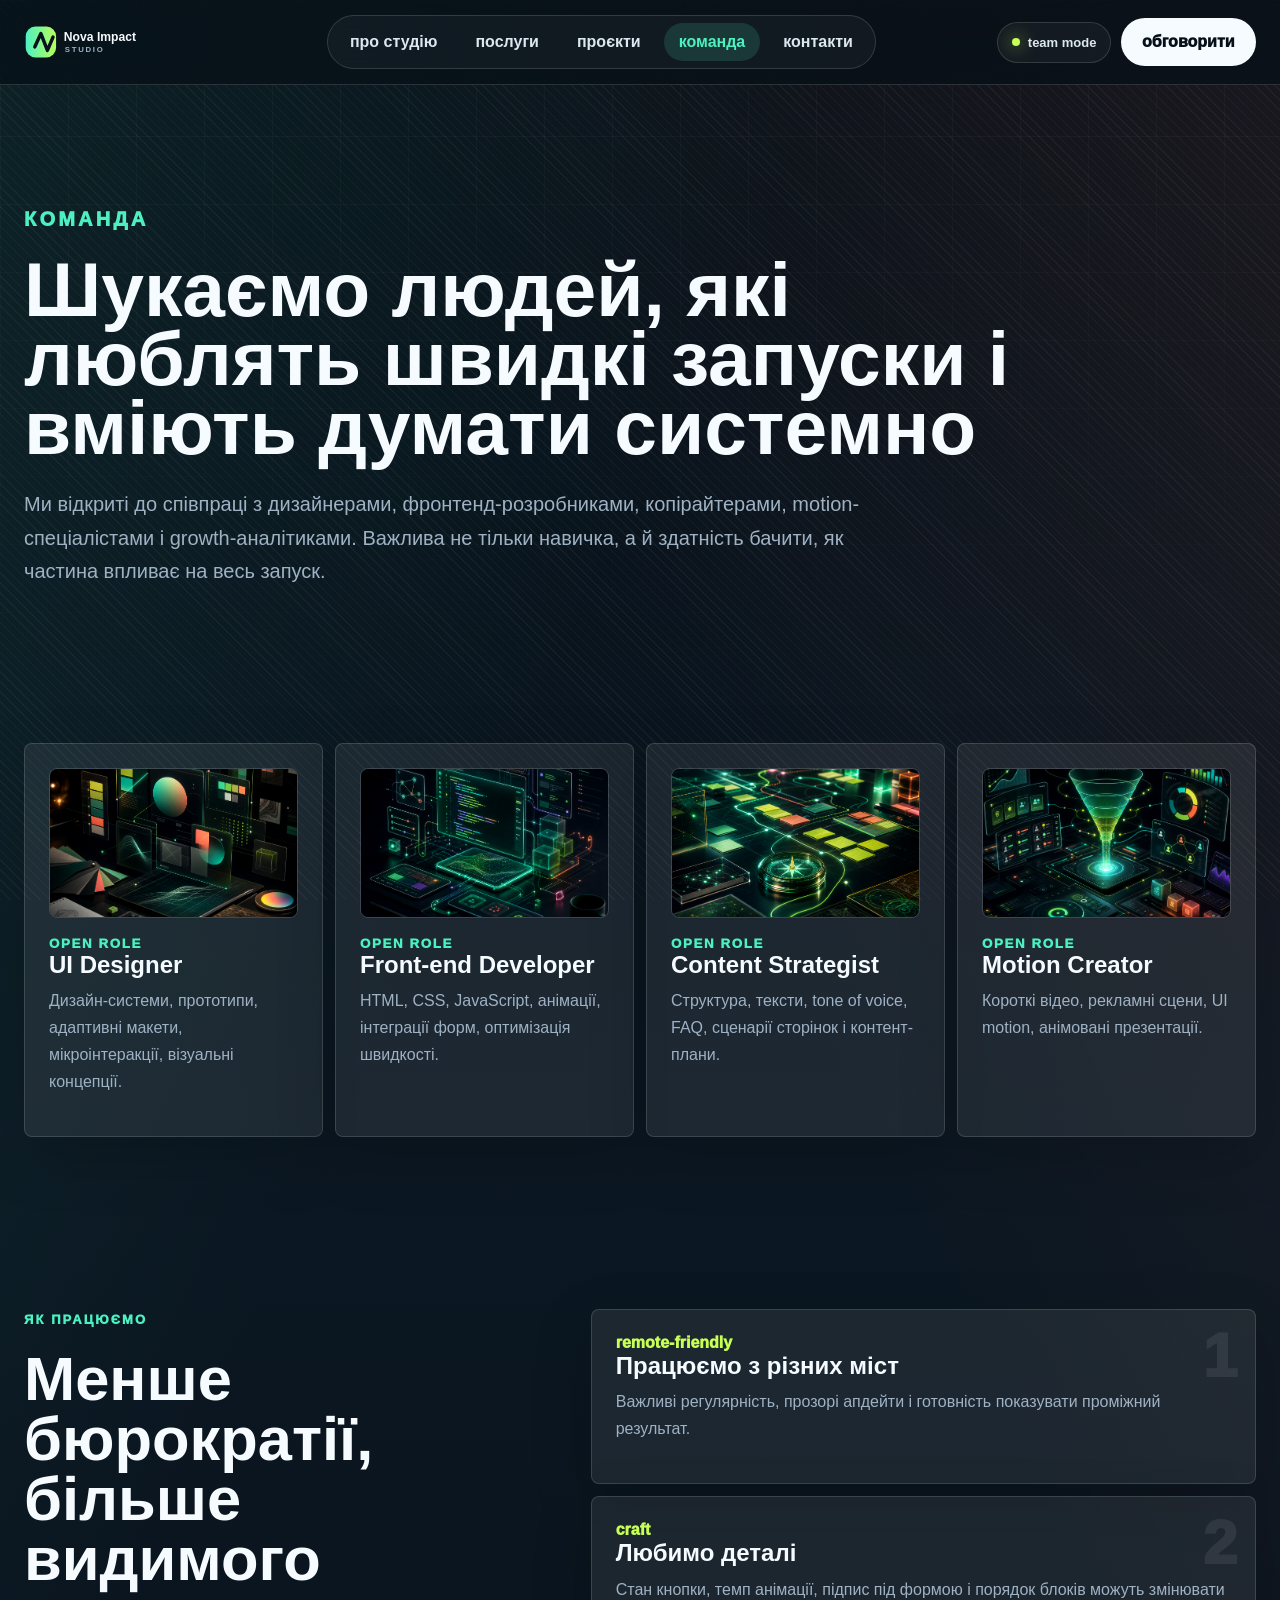
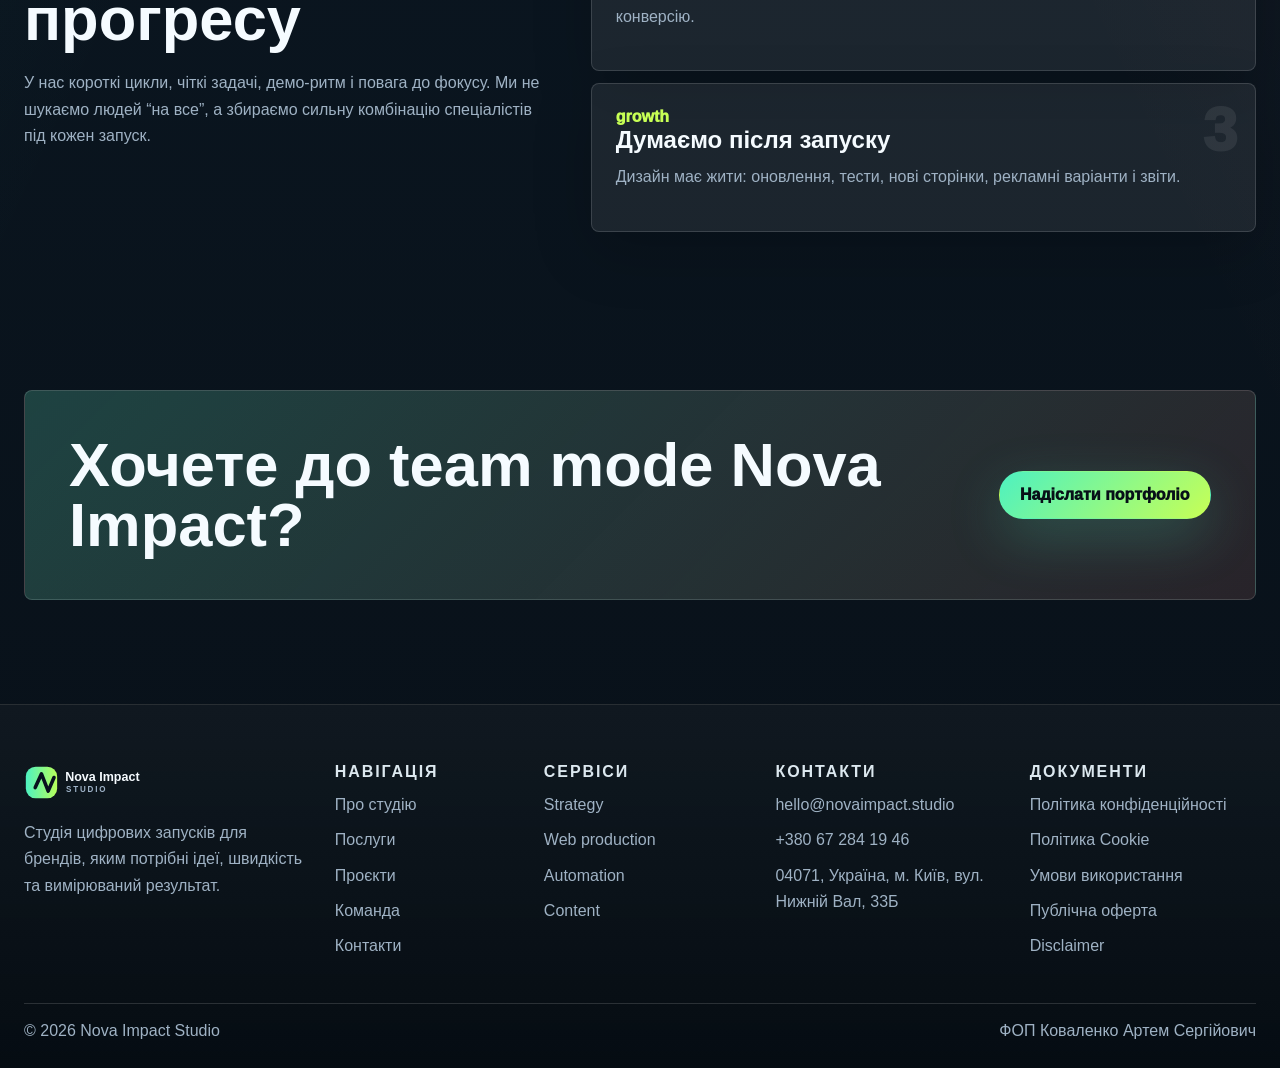
<file: career/index.html>
<!doctype html>
<html lang="uk-UA">
  <head>
    <meta charset="UTF-8" />
    <meta name="viewport" content="width=device-width, initial-scale=1.0" />
    <meta name="generator" content="WordPress 6.8.2" />
    <meta name="robots" content="index, follow" />
    <title>Команда — Nova Impact Studio</title>
    <meta
      name="description"
      content="Команда, ролі та формати співпраці з Nova Impact Studio."
    />
    <link rel="canonical" href="https://novaimpact.studio/career/" />
    <link
      rel="icon"
      href="/wp-content/themes/nova-impact/assets/img/favicon.svg"
      type="image/svg+xml"
    />
    <link
      rel="stylesheet"
      href="/wp-content/themes/nova-impact/assets/css/style.css"
    />
    <script defer src="/wp-includes/js/wp-polyfill.min.js"></script>
    <script
      defer
      src="/wp-content/themes/nova-impact/assets/js/main.js"
    ></script>
  </head>
  <body>
    <div class="noise"></div>
    <header class="site-header">
      <div class="wrap nav">
        <a class="brand" href="/"
          ><img
            class="logo"
            src="/wp-content/themes/nova-impact/assets/img/logo.svg"
            alt="Nova Impact Studio" /></a
        ><button
          class="burger"
          aria-label="Відкрити меню"
          aria-expanded="false"
        >
          <span></span><span></span>
        </button>
        <nav class="menu" aria-label="Головне меню">
          <a href="/about/">про студію</a><a href="/services/">послуги</a
          ><a href="/cases/">проєкти</a
          ><a class="active" href="/career/">команда</a
          ><a href="/contacts/">контакти</a>
        </nav>
        <div class="header-tools">
          <span class="status-pill">team mode</span
          ><a class="nav-cta magnetic" href="/contacts/">обговорити</a>
        </div>
      </div>
    </header>
    <main>
      <section class="page-hero wrap reveal-now">
        <p class="eyebrow">команда</p>
        <h1>
          Шукаємо людей, які люблять швидкі запуски і вміють думати системно
        </h1>
        <p>
          Ми відкриті до співпраці з дизайнерами, фронтенд-розробниками,
          копірайтерами, motion-спеціалістами і growth-аналітиками. Важлива не
          тільки навичка, а й здатність бачити, як частина впливає на весь
          запуск.
        </p>
      </section>
      <section class="section wrap team-grid reveal">
        <article class="team-card">
          <img
            class="team-image"
            src="/wp-content/themes/nova-impact/assets/img/team-design.png"
            alt="Design role visual"
          /><small>open role</small>
          <h3>UI Designer</h3>
          <p>
            Дизайн-системи, прототипи, адаптивні макети, мікроінтеракції,
            візуальні концепції.
          </p>
        </article>
        <article class="team-card">
          <img
            class="team-image"
            src="/wp-content/themes/nova-impact/assets/img/team-dev.png"
            alt="Front-end role visual"
          /><small>open role</small>
          <h3>Front-end Developer</h3>
          <p>
            HTML, CSS, JavaScript, анімації, інтеграції форм, оптимізація
            швидкості.
          </p>
        </article>
        <article class="team-card">
          <img
            class="team-image"
            src="/wp-content/themes/nova-impact/assets/img/team-strategy.png"
            alt="Content strategy role visual"
          /><small>open role</small>
          <h3>Content Strategist</h3>
          <p>
            Структура, тексти, tone of voice, FAQ, сценарії сторінок і
            контент-плани.
          </p>
        </article>
        <article class="team-card">
          <img
            class="team-image"
            src="/wp-content/themes/nova-impact/assets/img/team-growth.png"
            alt="Motion and growth role visual"
          /><small>open role</small>
          <h3>Motion Creator</h3>
          <p>
            Короткі відео, рекламні сцени, UI motion, анімовані презентації.
          </p>
        </article>
      </section>
      <section class="section wrap split reveal">
        <div>
          <p class="eyebrow">як працюємо</p>
          <h2>Менше бюрократії, більше видимого прогресу</h2>
          <p>
            У нас короткі цикли, чіткі задачі, демо-ритм і повага до фокусу. Ми
            не шукаємо людей “на все”, а збираємо сильну комбінацію спеціалістів
            під кожен запуск.
          </p>
        </div>
        <div class="feature-stack">
          <article data-index="1">
            <span>remote-friendly</span>
            <h3>Працюємо з різних міст</h3>
            <p>
              Важливі регулярність, прозорі апдейти і готовність показувати
              проміжний результат.
            </p>
          </article>
          <article data-index="2">
            <span>craft</span>
            <h3>Любимо деталі</h3>
            <p>
              Стан кнопки, темп анімації, підпис під формою і порядок блоків
              можуть змінювати конверсію.
            </p>
          </article>
          <article data-index="3">
            <span>growth</span>
            <h3>Думаємо після запуску</h3>
            <p>
              Дизайн має жити: оновлення, тести, нові сторінки, рекламні
              варіанти і звіти.
            </p>
          </article>
        </div>
      </section>
      <section class="cta wrap reveal">
        <h2>Хочете до team mode Nova Impact?</h2>
        <a class="btn primary magnetic" href="mailto:hello@novaimpact.studio"
          >Надіслати портфоліо</a
        >
      </section>
    </main>
    <footer class="site-footer">
      <div class="wrap footer-grid">
        <div>
          <img
            class="footer-logo"
            src="/wp-content/themes/nova-impact/assets/img/logo.svg"
            alt="Nova Impact Studio"
          />
          <p>
            Студія цифрових запусків для брендів, яким потрібні ідеї, швидкість
            та вимірюваний результат.
          </p>
        </div>
        <div>
          <h3>Навігація</h3>
          <a href="/about/">Про студію</a><a href="/services/">Послуги</a
          ><a href="/cases/">Проєкти</a><a href="/career/">Команда</a
          ><a href="/contacts/">Контакти</a>
        </div>
        <div>
          <h3>Сервіси</h3>
          <a href="/services/">Strategy</a
          ><a href="/services/">Web production</a
          ><a href="/services/">Automation</a><a href="/services/">Content</a>
        </div>
        <div>
          <h3>Контакти</h3>
          <a href="mailto:hello@novaimpact.studio">hello@novaimpact.studio</a
          ><a href="tel:+380672841946">+380 67 284 19 46</a>
          <p>04071, Україна, м. Київ, вул. Нижній Вал, 33Б</p>
        </div>
        <div>
          <h3>Документи</h3>
          <a href="/privacy-policy/">Політика конфіденційності</a
          ><a href="/cookie-policy/">Політика Cookie</a
          ><a href="/terms-and-conditions/">Умови використання</a
          ><a href="/offer-agreement/">Публічна оферта</a
          ><a href="/disclaimer/">Disclaimer</a>
        </div>
      </div>
      <div class="wrap footer-bottom">
        <span>© 2026 Nova Impact Studio</span
        ><span>ФОП Коваленко Артем Сергійович</span>
      </div>
    </footer>
  </body>
</html>
</file>
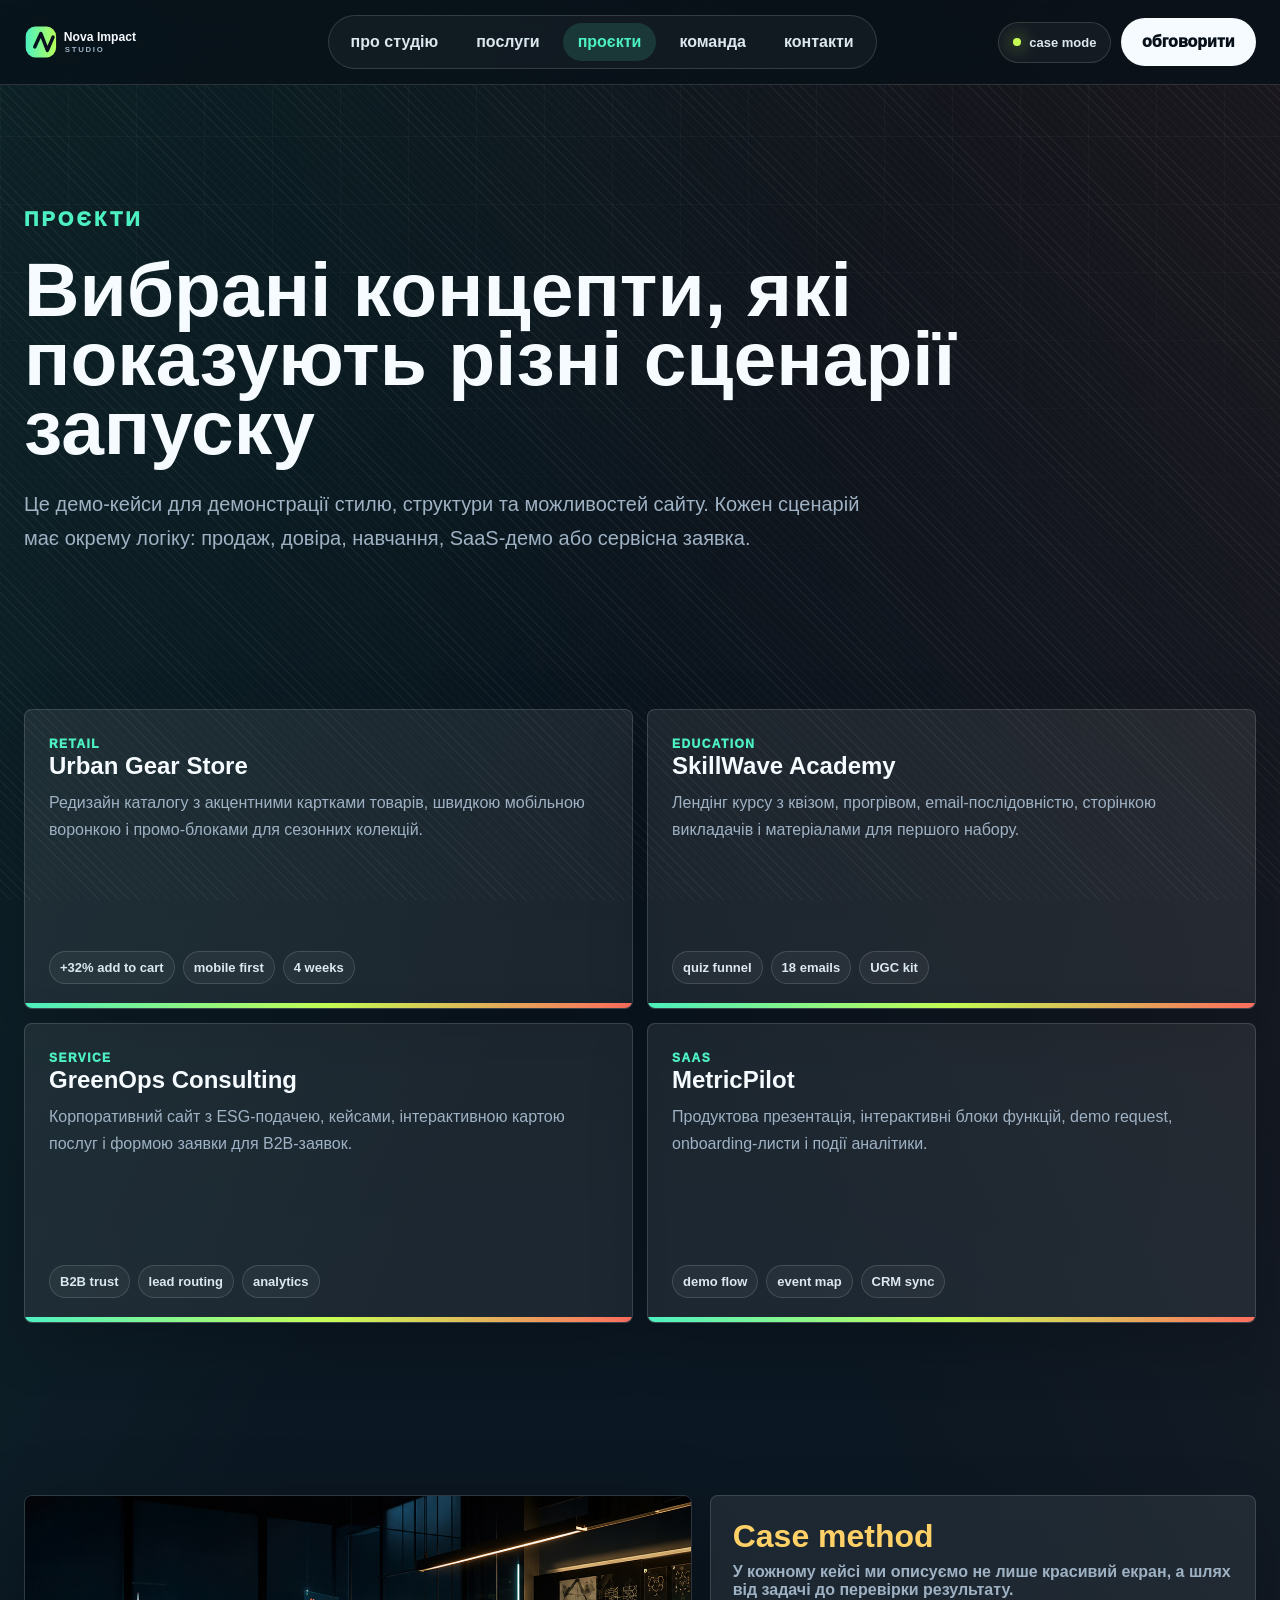
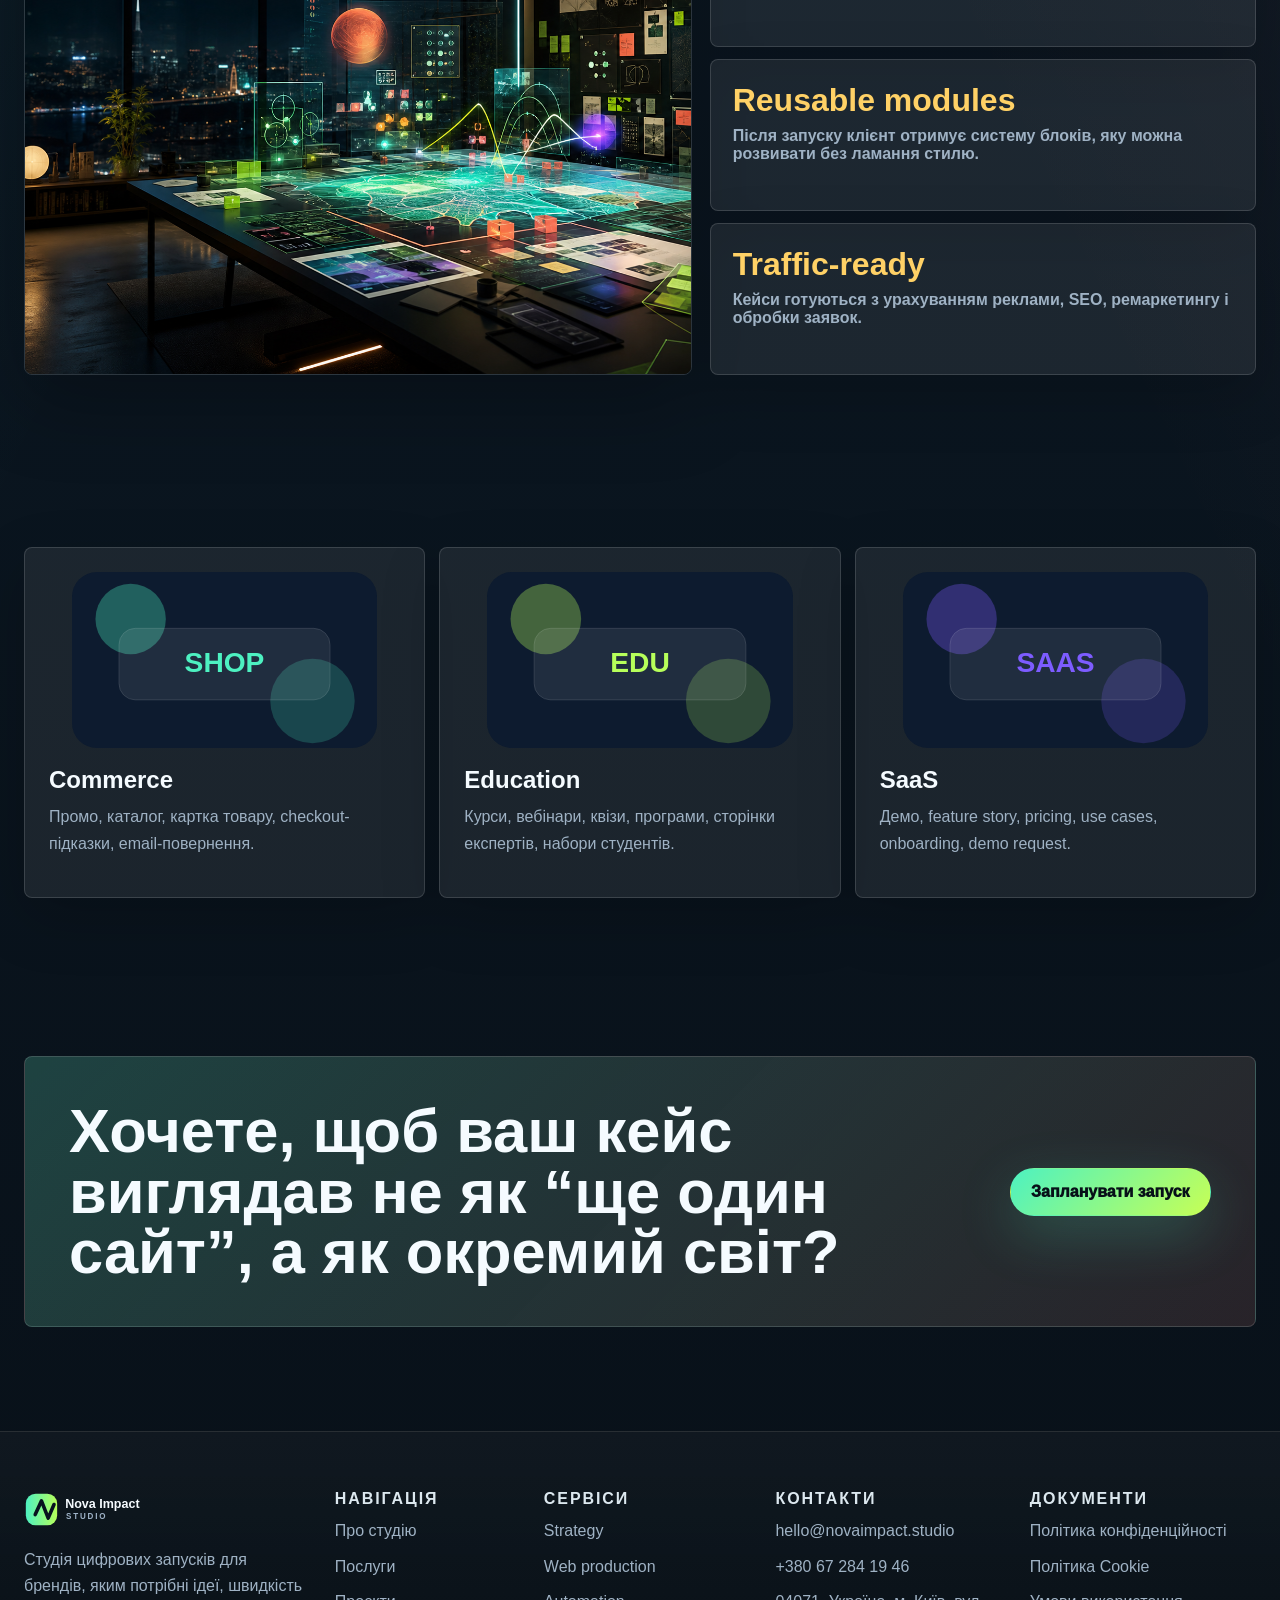
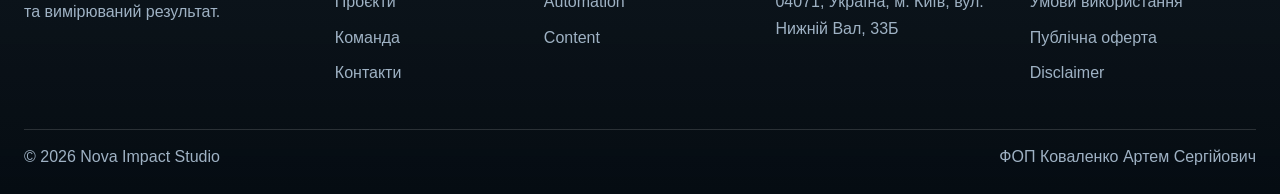
<file: cases/index.html>
<!doctype html>
<html lang="uk-UA">
  <head>
    <meta charset="UTF-8" />
    <meta name="viewport" content="width=device-width, initial-scale=1.0" />
    <meta name="generator" content="WordPress 6.8.2" />
    <meta name="robots" content="index, follow" />
    <title>Проєкти — Nova Impact Studio</title>
    <meta
      name="description"
      content="Демо-кейси, запускові сценарії та результати Nova Impact Studio."
    />
    <link rel="canonical" href="https://novaimpact.studio/cases/" />
    <link
      rel="icon"
      href="/wp-content/themes/nova-impact/assets/img/favicon.svg"
      type="image/svg+xml"
    />
    <link
      rel="stylesheet"
      href="/wp-content/themes/nova-impact/assets/css/style.css"
    />
    <script defer src="/wp-includes/js/wp-polyfill.min.js"></script>
    <script
      defer
      src="/wp-content/themes/nova-impact/assets/js/main.js"
    ></script>
  </head>
  <body>
    <div class="noise"></div>
    <header class="site-header">
      <div class="wrap nav">
        <a class="brand" href="/"
          ><img
            class="logo"
            src="/wp-content/themes/nova-impact/assets/img/logo.svg"
            alt="Nova Impact Studio" /></a
        ><button
          class="burger"
          aria-label="Відкрити меню"
          aria-expanded="false"
        >
          <span></span><span></span>
        </button>
        <nav class="menu" aria-label="Головне меню">
          <a href="/about/">про студію</a><a href="/services/">послуги</a
          ><a class="active" href="/cases/">проєкти</a
          ><a href="/career/">команда</a><a href="/contacts/">контакти</a>
        </nav>
        <div class="header-tools">
          <span class="status-pill">case mode</span
          ><a class="nav-cta magnetic" href="/contacts/">обговорити</a>
        </div>
      </div>
    </header>
    <main>
      <section class="page-hero wrap reveal-now">
        <p class="eyebrow">проєкти</p>
        <h1>Вибрані концепти, які показують різні сценарії запуску</h1>
        <p>
          Це демо-кейси для демонстрації стилю, структури та можливостей сайту.
          Кожен сценарій має окрему логіку: продаж, довіра, навчання, SaaS-демо
          або сервісна заявка.
        </p>
      </section>
      <section class="section wrap case-grid reveal">
        <article>
          <div>
            <span>Retail</span>
            <h3>Urban Gear Store</h3>
            <p>
              Редизайн каталогу з акцентними картками товарів, швидкою мобільною
              воронкою і промо-блоками для сезонних колекцій.
            </p>
          </div>
          <div class="case-kpis">
            <b>+32% add to cart</b><b>mobile first</b><b>4 weeks</b>
          </div>
        </article>
        <article>
          <div>
            <span>Education</span>
            <h3>SkillWave Academy</h3>
            <p>
              Лендінг курсу з квізом, прогрівом, email-послідовністю, сторінкою
              викладачів і матеріалами для першого набору.
            </p>
          </div>
          <div class="case-kpis">
            <b>quiz funnel</b><b>18 emails</b><b>UGC kit</b>
          </div>
        </article>
        <article>
          <div>
            <span>Service</span>
            <h3>GreenOps Consulting</h3>
            <p>
              Корпоративний сайт з ESG-подачею, кейсами, інтерактивною картою
              послуг і формою заявки для B2B-заявок.
            </p>
          </div>
          <div class="case-kpis">
            <b>B2B trust</b><b>lead routing</b><b>analytics</b>
          </div>
        </article>
        <article>
          <div>
            <span>SaaS</span>
            <h3>MetricPilot</h3>
            <p>
              Продуктова презентація, інтерактивні блоки функцій, demo request,
              onboarding-листи і події аналітики.
            </p>
          </div>
          <div class="case-kpis">
            <b>demo flow</b><b>event map</b><b>CRM sync</b>
          </div>
        </article>
      </section>
      <section class="section wrap system-showcase reveal">
        <div class="system-image">
          <img
            src="/wp-content/themes/nova-impact/assets/img/nova-lab-hero.png"
            alt="Nova launch case mode"
          />
        </div>
        <div class="metric-strip">
          <div>
            <b>Case method</b
            ><span
              >У кожному кейсі ми описуємо не лише красивий екран, а шлях від
              задачі до перевірки результату.</span
            >
          </div>
          <div>
            <b>Reusable modules</b
            ><span
              >Після запуску клієнт отримує систему блоків, яку можна розвивати
              без ламання стилю.</span
            >
          </div>
          <div>
            <b>Traffic-ready</b
            ><span
              >Кейси готуються з урахуванням реклами, SEO, ремаркетингу і
              обробки заявок.</span
            >
          </div>
        </div>
      </section>
      <section class="section wrap cards reveal">
        <article>
          <img
            src="/wp-content/themes/nova-impact/assets/img/card-commerce.svg"
            alt="Commerce"
          />
          <h3>Commerce</h3>
          <p>
            Промо, каталог, картка товару, checkout-підказки, email-повернення.
          </p>
        </article>
        <article>
          <img
            src="/wp-content/themes/nova-impact/assets/img/card-edu.svg"
            alt="Education"
          />
          <h3>Education</h3>
          <p>
            Курси, вебінари, квізи, програми, сторінки експертів, набори
            студентів.
          </p>
        </article>
        <article>
          <img
            src="/wp-content/themes/nova-impact/assets/img/card-saas.svg"
            alt="SaaS"
          />
          <h3>SaaS</h3>
          <p>
            Демо, feature story, pricing, use cases, onboarding, demo request.
          </p>
        </article>
      </section>
      <section class="cta wrap reveal">
        <h2>
          Хочете, щоб ваш кейс виглядав не як “ще один сайт”, а як окремий світ?
        </h2>
        <a class="btn primary magnetic" href="/contacts/">Запланувати запуск</a>
      </section>
    </main>
    <footer class="site-footer">
      <div class="wrap footer-grid">
        <div>
          <img
            class="footer-logo"
            src="/wp-content/themes/nova-impact/assets/img/logo.svg"
            alt="Nova Impact Studio"
          />
          <p>
            Студія цифрових запусків для брендів, яким потрібні ідеї, швидкість
            та вимірюваний результат.
          </p>
        </div>
        <div>
          <h3>Навігація</h3>
          <a href="/about/">Про студію</a><a href="/services/">Послуги</a
          ><a href="/cases/">Проєкти</a><a href="/career/">Команда</a
          ><a href="/contacts/">Контакти</a>
        </div>
        <div>
          <h3>Сервіси</h3>
          <a href="/services/">Strategy</a
          ><a href="/services/">Web production</a
          ><a href="/services/">Automation</a><a href="/services/">Content</a>
        </div>
        <div>
          <h3>Контакти</h3>
          <a href="mailto:hello@novaimpact.studio">hello@novaimpact.studio</a
          ><a href="tel:+380672841946">+380 67 284 19 46</a>
          <p>04071, Україна, м. Київ, вул. Нижній Вал, 33Б</p>
        </div>
        <div>
          <h3>Документи</h3>
          <a href="/privacy-policy/">Політика конфіденційності</a
          ><a href="/cookie-policy/">Політика Cookie</a
          ><a href="/terms-and-conditions/">Умови використання</a
          ><a href="/offer-agreement/">Публічна оферта</a
          ><a href="/disclaimer/">Disclaimer</a>
        </div>
      </div>
      <div class="wrap footer-bottom">
        <span>© 2026 Nova Impact Studio</span
        ><span>ФОП Коваленко Артем Сергійович</span>
      </div>
    </footer>
  </body>
</html>
</file>
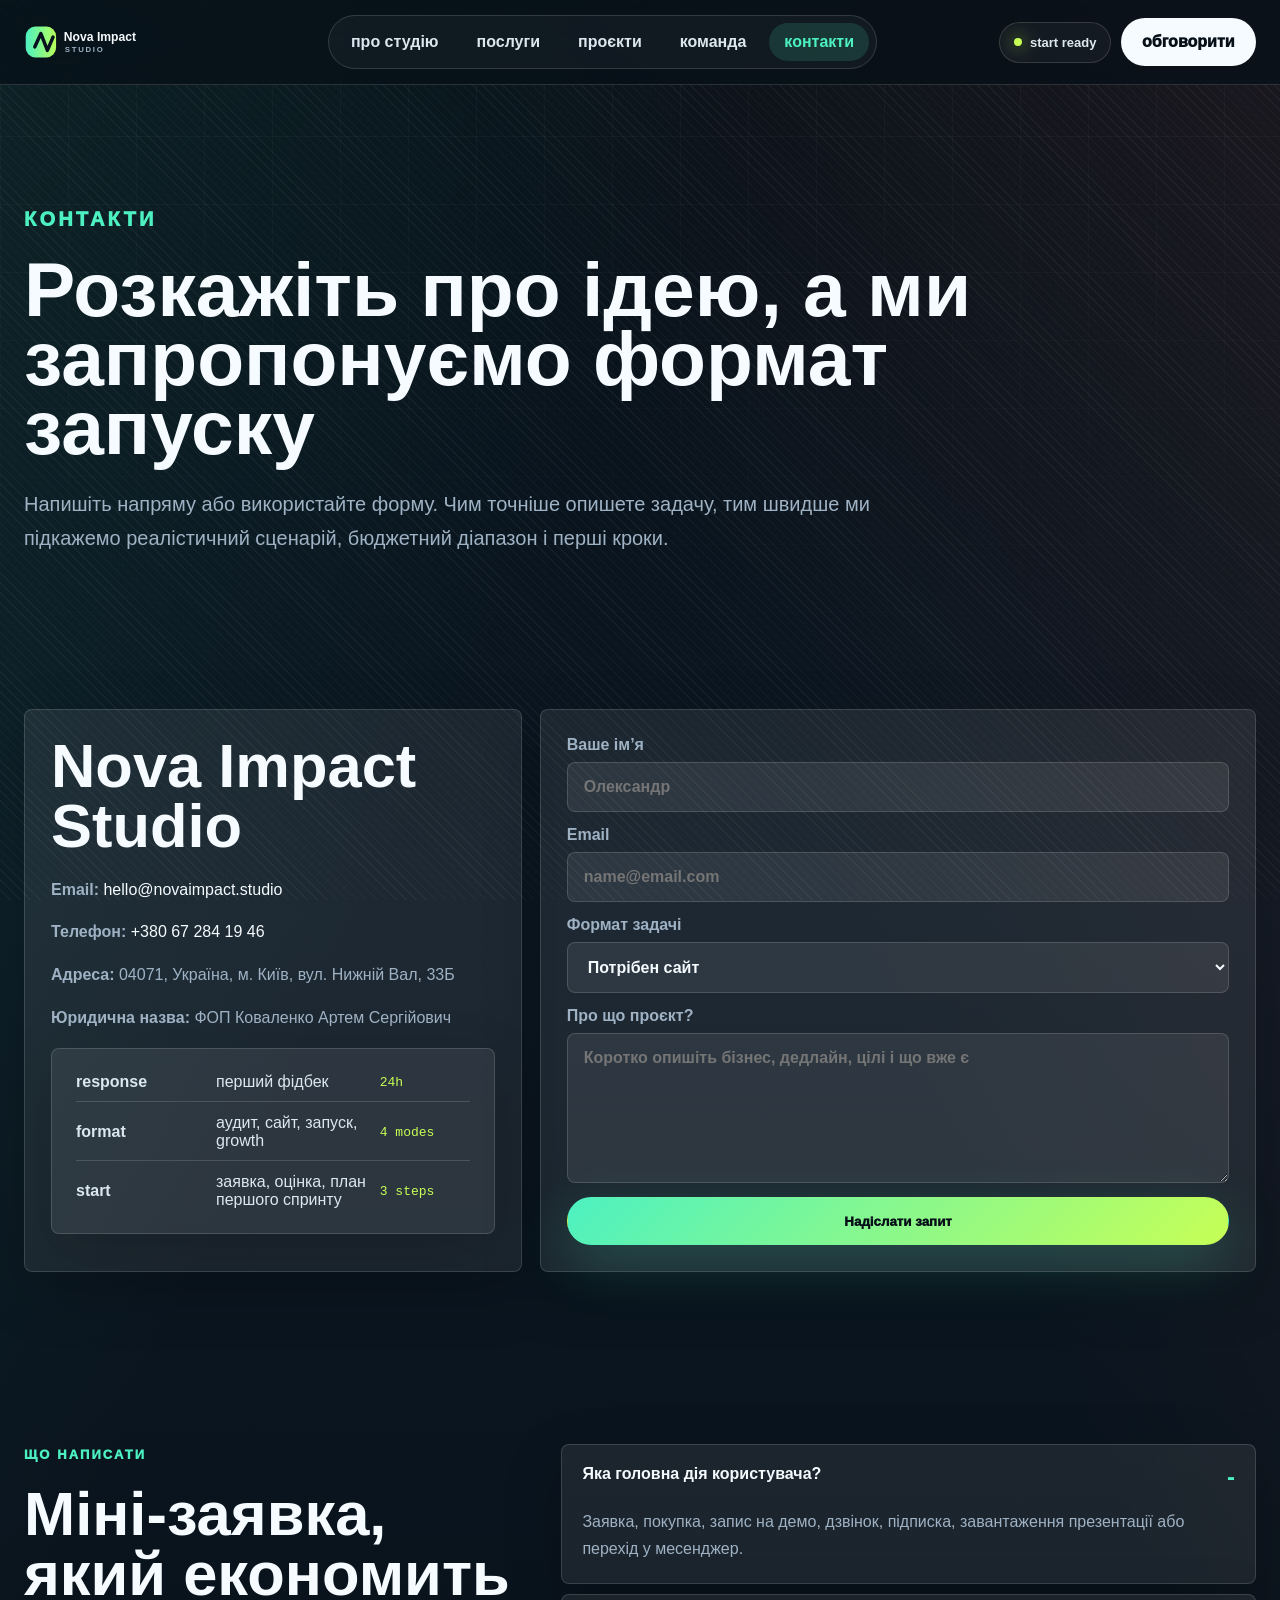
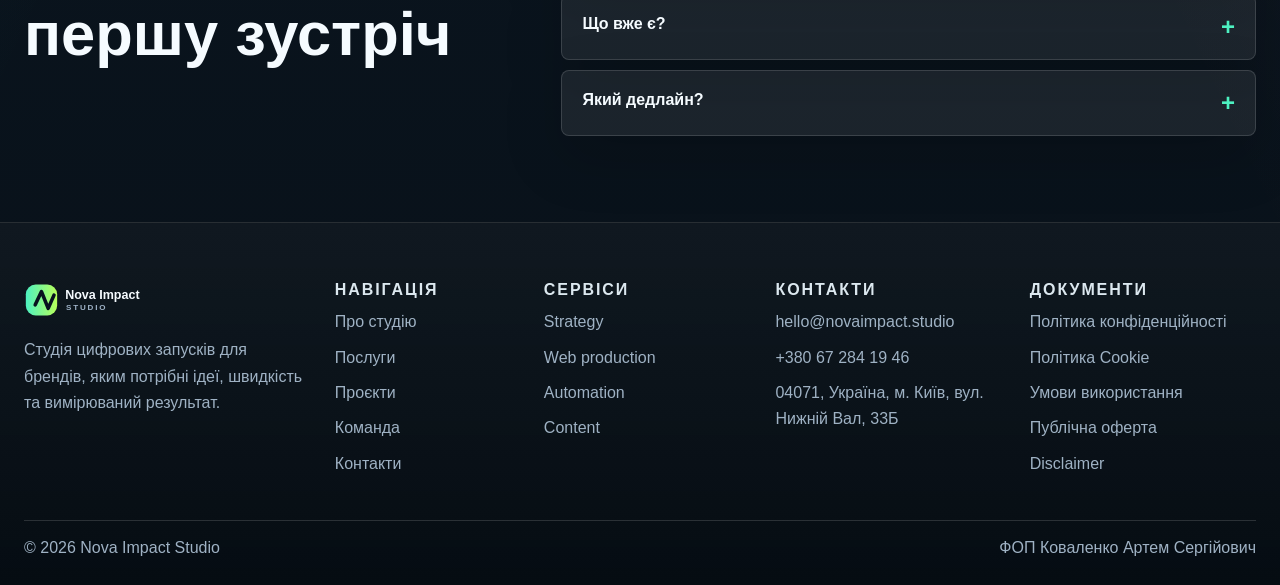
<file: contacts/index.html>
<!doctype html>
<html lang="uk-UA">
  <head>
    <meta charset="UTF-8" />
    <meta name="viewport" content="width=device-width, initial-scale=1.0" />
    <meta name="generator" content="WordPress 6.8.2" />
    <meta name="robots" content="index, follow" />
    <title>Контакти — Nova Impact Studio</title>
    <meta
      name="description"
      content="Контакти Nova Impact Studio: email, телефон, адреса, форма заявки та Коротка заявка."
    />
    <link rel="canonical" href="https://novaimpact.studio/contacts/" />
    <link
      rel="icon"
      href="/wp-content/themes/nova-impact/assets/img/favicon.svg"
      type="image/svg+xml"
    />
    <link
      rel="stylesheet"
      href="/wp-content/themes/nova-impact/assets/css/style.css"
    />
    <script defer src="/wp-includes/js/wp-polyfill.min.js"></script>
    <script
      defer
      src="/wp-content/themes/nova-impact/assets/js/main.js"
    ></script>
  </head>
  <body>
    <div class="noise"></div>
    <header class="site-header">
      <div class="wrap nav">
        <a class="brand" href="/"
          ><img
            class="logo"
            src="/wp-content/themes/nova-impact/assets/img/logo.svg"
            alt="Nova Impact Studio" /></a
        ><button
          class="burger"
          aria-label="Відкрити меню"
          aria-expanded="false"
        >
          <span></span><span></span>
        </button>
        <nav class="menu" aria-label="Головне меню">
          <a href="/about/">про студію</a><a href="/services/">послуги</a
          ><a href="/cases/">проєкти</a><a href="/career/">команда</a
          ><a class="active" href="/contacts/">контакти</a>
        </nav>
        <div class="header-tools">
          <span class="status-pill">start ready</span
          ><a class="nav-cta magnetic" href="/contacts/">обговорити</a>
        </div>
      </div>
    </header>
    <main>
      <section class="page-hero wrap reveal-now">
        <p class="eyebrow">контакти</p>
        <h1>Розкажіть про ідею, а ми запропонуємо формат запуску</h1>
        <p>
          Напишіть напряму або використайте форму. Чим точніше опишете задачу,
          тим швидше ми підкажемо реалістичний сценарій, бюджетний діапазон і
          перші кроки.
        </p>
      </section>
      <section class="section wrap contact-grid reveal">
        <div class="contact-card">
          <h2>Nova Impact Studio</h2>
          <p>
            <b>Email:</b>
            <a href="mailto:hello@novaimpact.studio">hello@novaimpact.studio</a>
          </p>
          <p>
            <b>Телефон:</b> <a href="tel:+380672841946">+380 67 284 19 46</a>
          </p>
          <p><b>Адреса:</b> 04071, Україна, м. Київ, вул. Нижній Вал, 33Б</p>
          <p><b>Юридична назва:</b> ФОП Коваленко Артем Сергійович</p>
          <div class="admin-like-panel">
            <div class="admin-row">
              <strong>response</strong><span>перший фідбек</span
              ><code>24h</code>
            </div>
            <div class="admin-row">
              <strong>format</strong><span>аудит, сайт, запуск, growth</span
              ><code>4 modes</code>
            </div>
            <div class="admin-row">
              <strong>start</strong
              ><span>заявка, оцінка, план першого спринту</span
              ><code>3 steps</code>
            </div>
          </div>
        </div>
        <form class="contact-form">
          <label>Ваше ім’я<input placeholder="Олександр" /></label
          ><label>Email<input placeholder="name@email.com" /></label
          ><label
            >Формат задачі<select>
              <option>Потрібен сайт</option>
              <option>Потрібен редизайн</option>
              <option>Потрібна стратегія</option>
              <option>Потрібна кампанія</option>
            </select></label
          ><label
            >Про що проєкт?<textarea
              placeholder="Коротко опишіть бізнес, дедлайн, цілі і що вже є"
            ></textarea></label
          ><button class="btn primary magnetic" type="button">
            Надіслати запит
          </button>
        </form>
      </section>
      <section class="section wrap faq-grid reveal">
        <div>
          <p class="eyebrow">що написати</p>
          <h2>Міні-заявка, який економить першу зустріч</h2>
        </div>
        <div class="faq-list">
          <article class="faq-item open">
            <button type="button">Яка головна дія користувача?</button>
            <p>
              Заявка, покупка, запис на демо, дзвінок, підписка, завантаження
              презентації або перехід у месенджер.
            </p>
          </article>
          <article class="faq-item">
            <button type="button">Що вже є?</button>
            <p>
              Логотип, старий сайт, тексти, фото, рекламні кабінети, CRM,
              аналітика, презентація або тільки ідея.
            </p>
          </article>
          <article class="faq-item">
            <button type="button">Який дедлайн?</button>
            <p>
              Ми чесно скажемо, що реально встигнути: MVP, повний запуск або
              етапну збірку.
            </p>
          </article>
        </div>
      </section>
    </main>
    <footer class="site-footer">
      <div class="wrap footer-grid">
        <div>
          <img
            class="footer-logo"
            src="/wp-content/themes/nova-impact/assets/img/logo.svg"
            alt="Nova Impact Studio"
          />
          <p>
            Студія цифрових запусків для брендів, яким потрібні ідеї, швидкість
            та вимірюваний результат.
          </p>
        </div>
        <div>
          <h3>Навігація</h3>
          <a href="/about/">Про студію</a><a href="/services/">Послуги</a
          ><a href="/cases/">Проєкти</a><a href="/career/">Команда</a
          ><a href="/contacts/">Контакти</a>
        </div>
        <div>
          <h3>Сервіси</h3>
          <a href="/services/">Strategy</a
          ><a href="/services/">Web production</a
          ><a href="/services/">Automation</a><a href="/services/">Content</a>
        </div>
        <div>
          <h3>Контакти</h3>
          <a href="mailto:hello@novaimpact.studio">hello@novaimpact.studio</a
          ><a href="tel:+380672841946">+380 67 284 19 46</a>
          <p>04071, Україна, м. Київ, вул. Нижній Вал, 33Б</p>
        </div>
        <div>
          <h3>Документи</h3>
          <a href="/privacy-policy/">Політика конфіденційності</a
          ><a href="/cookie-policy/">Політика Cookie</a
          ><a href="/terms-and-conditions/">Умови використання</a
          ><a href="/offer-agreement/">Публічна оферта</a
          ><a href="/disclaimer/">Disclaimer</a>
        </div>
      </div>
      <div class="wrap footer-bottom">
        <span>© 2026 Nova Impact Studio</span
        ><span>ФОП Коваленко Артем Сергійович</span>
      </div>
    </footer>
  </body>
</html>
</file>
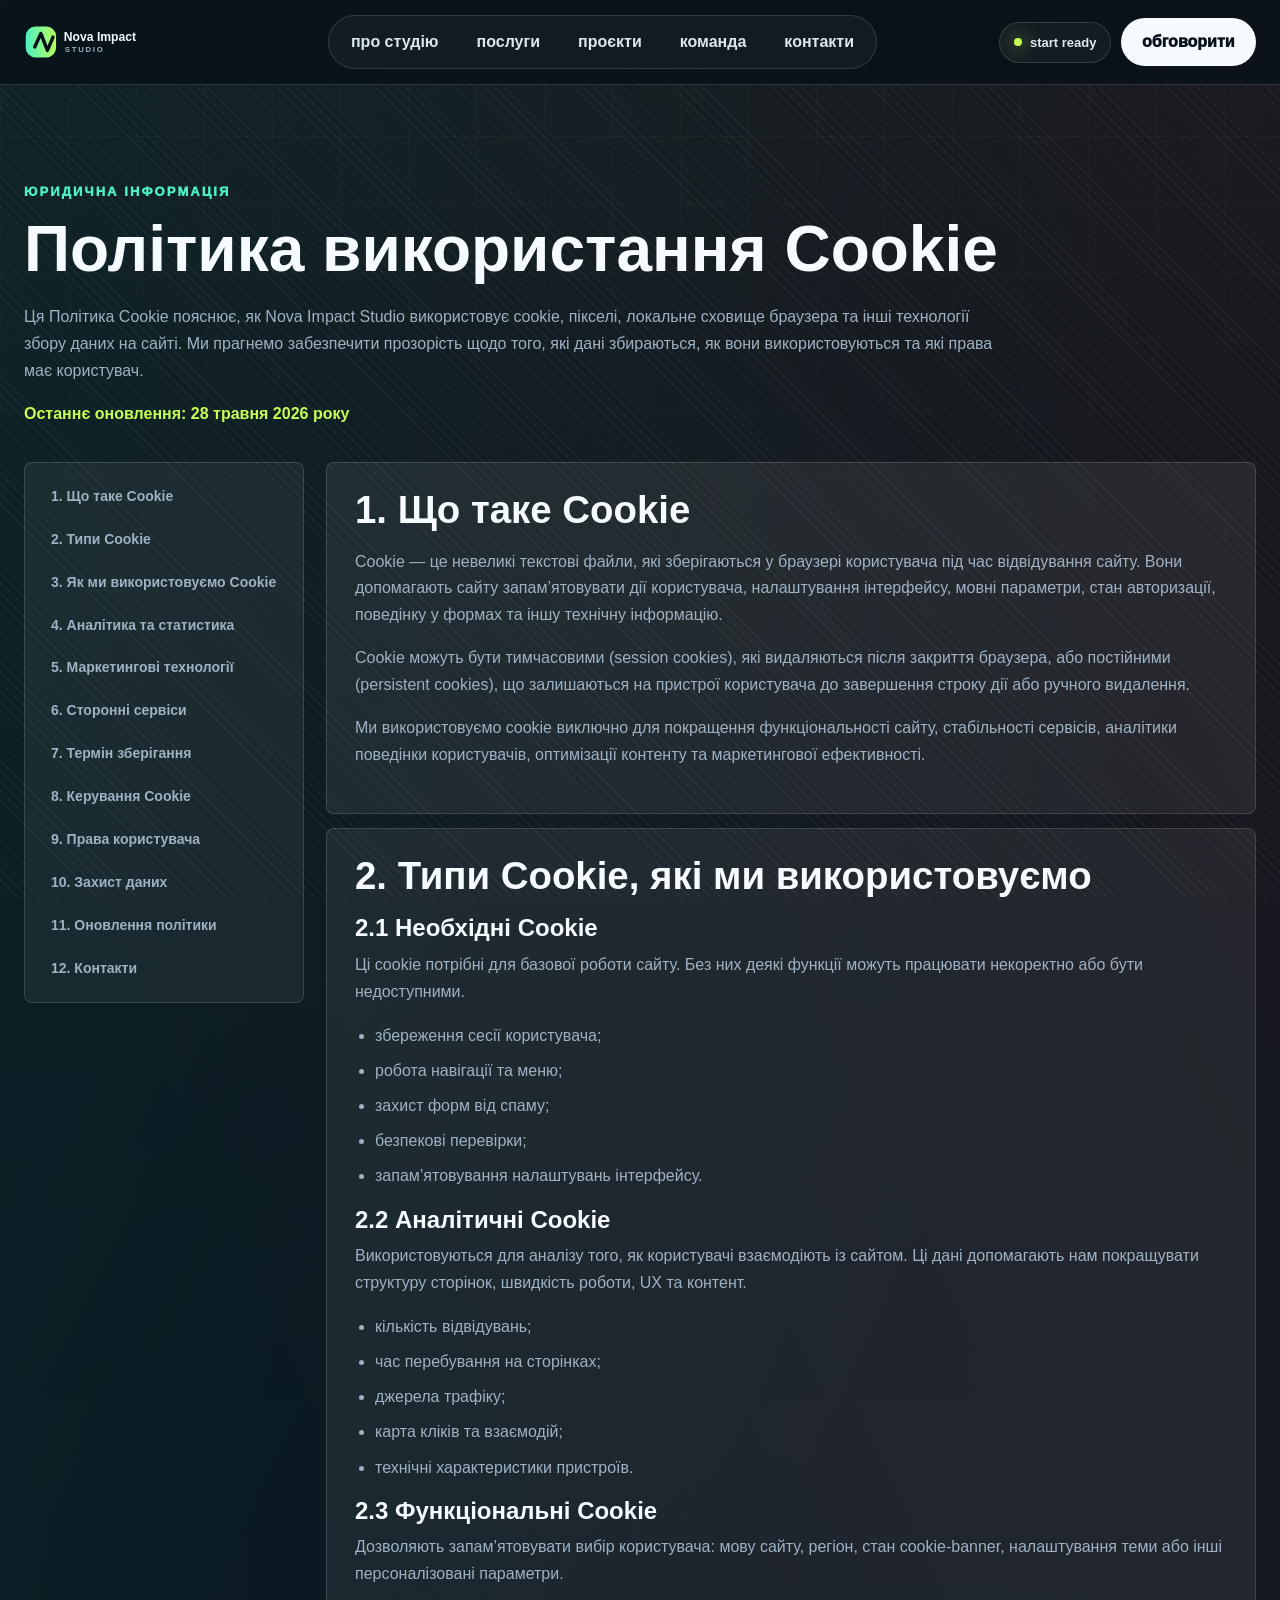
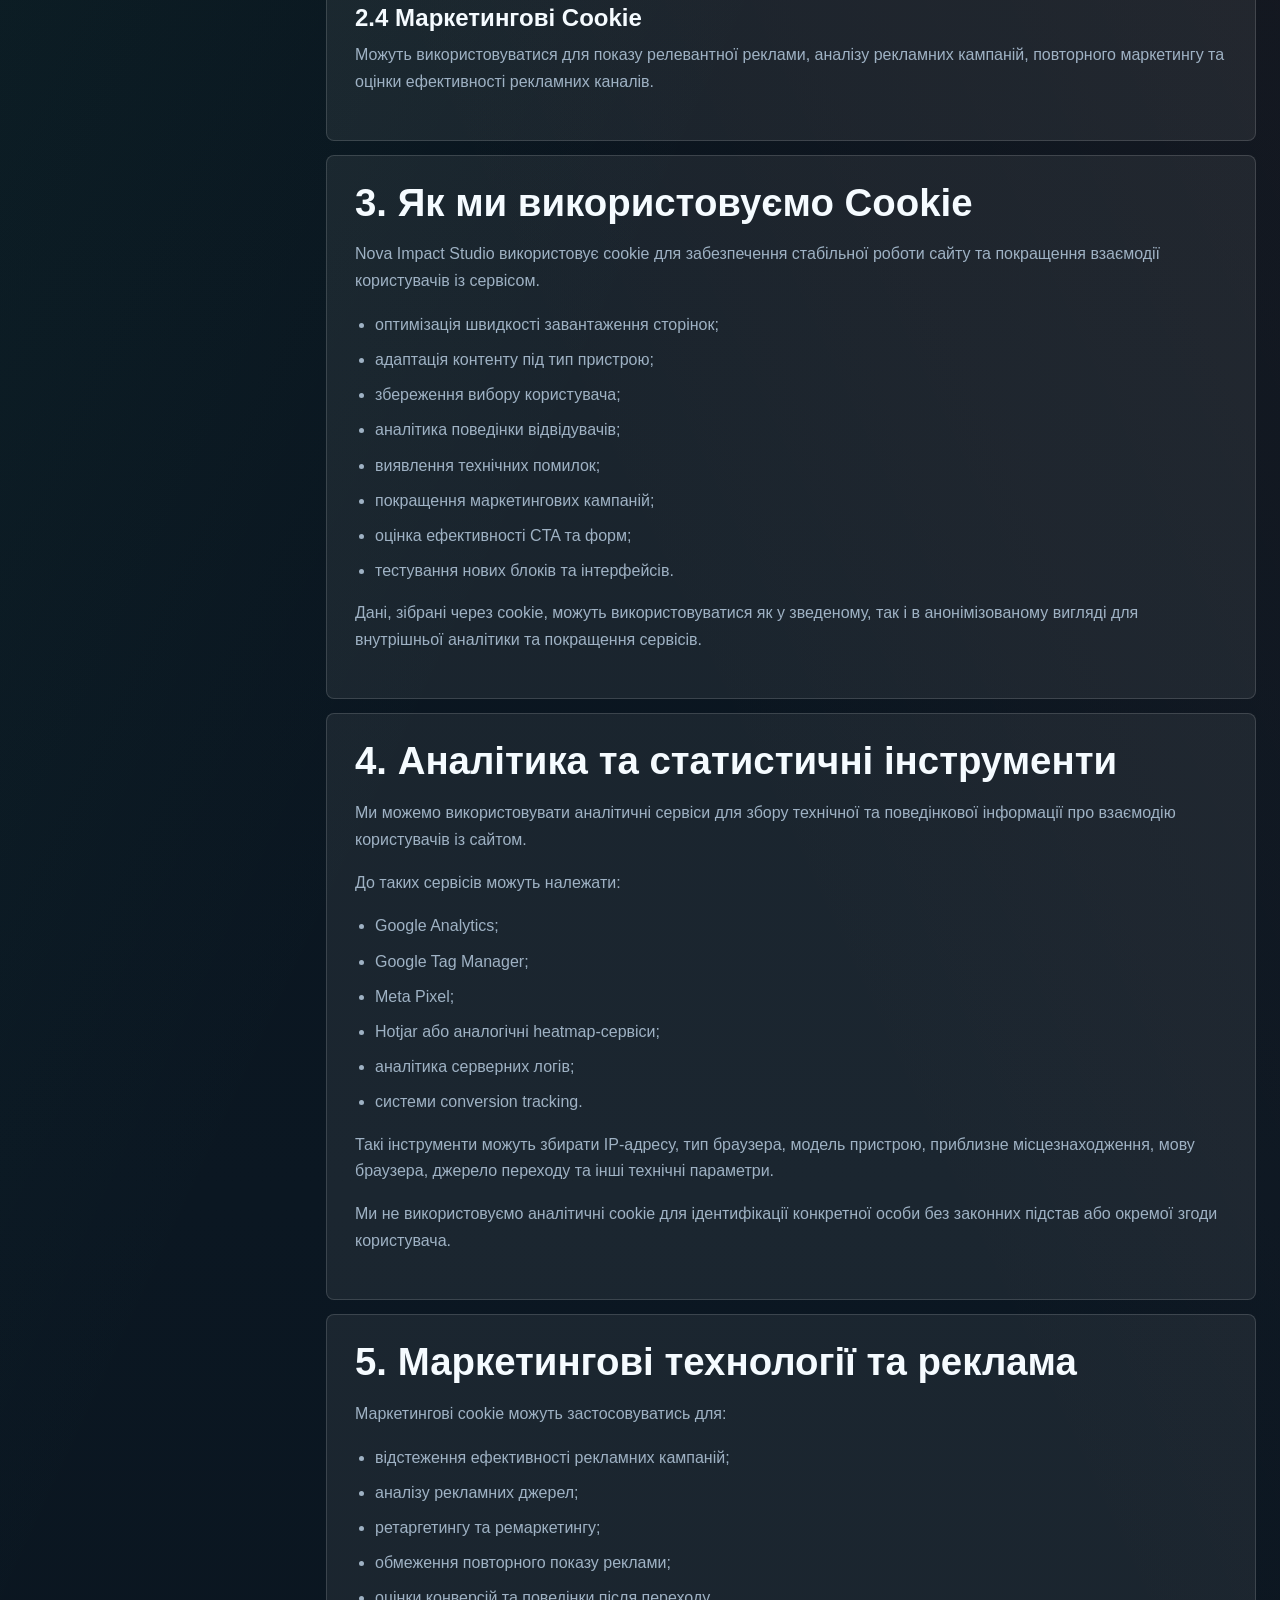
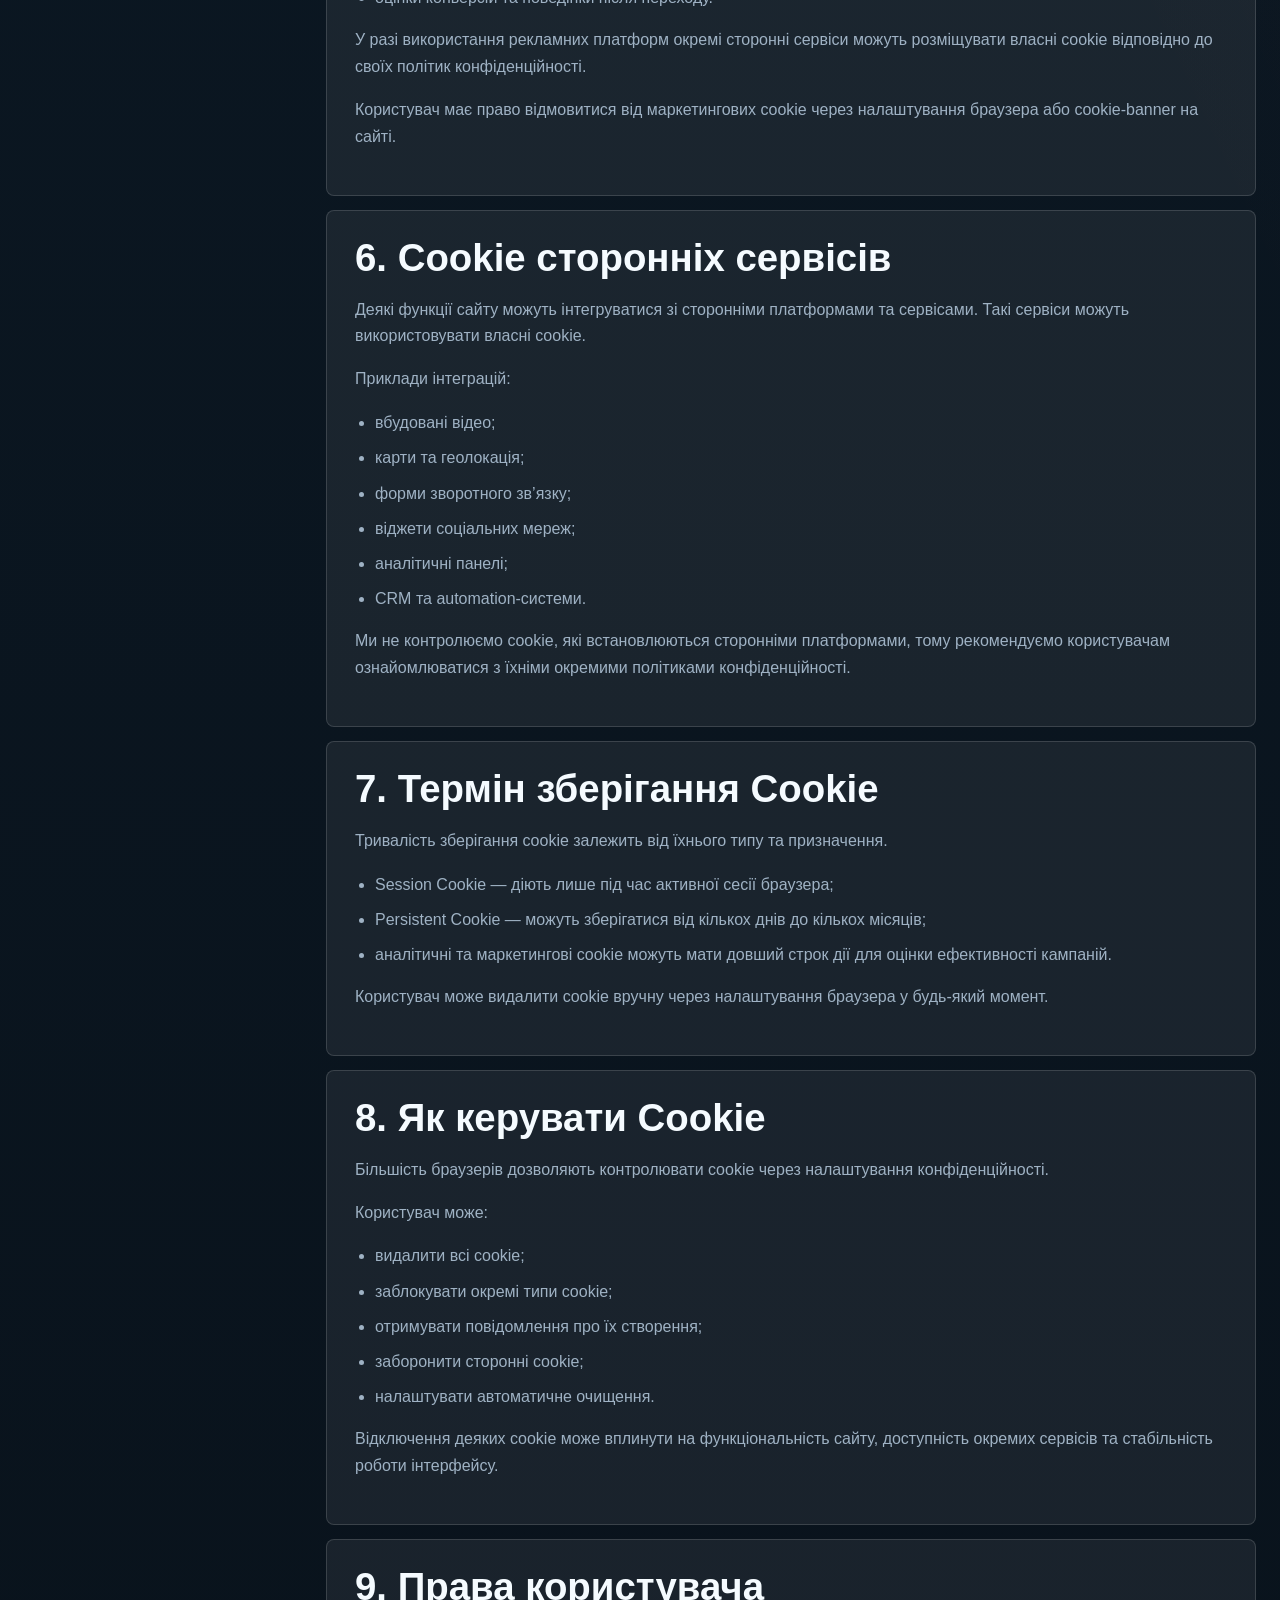
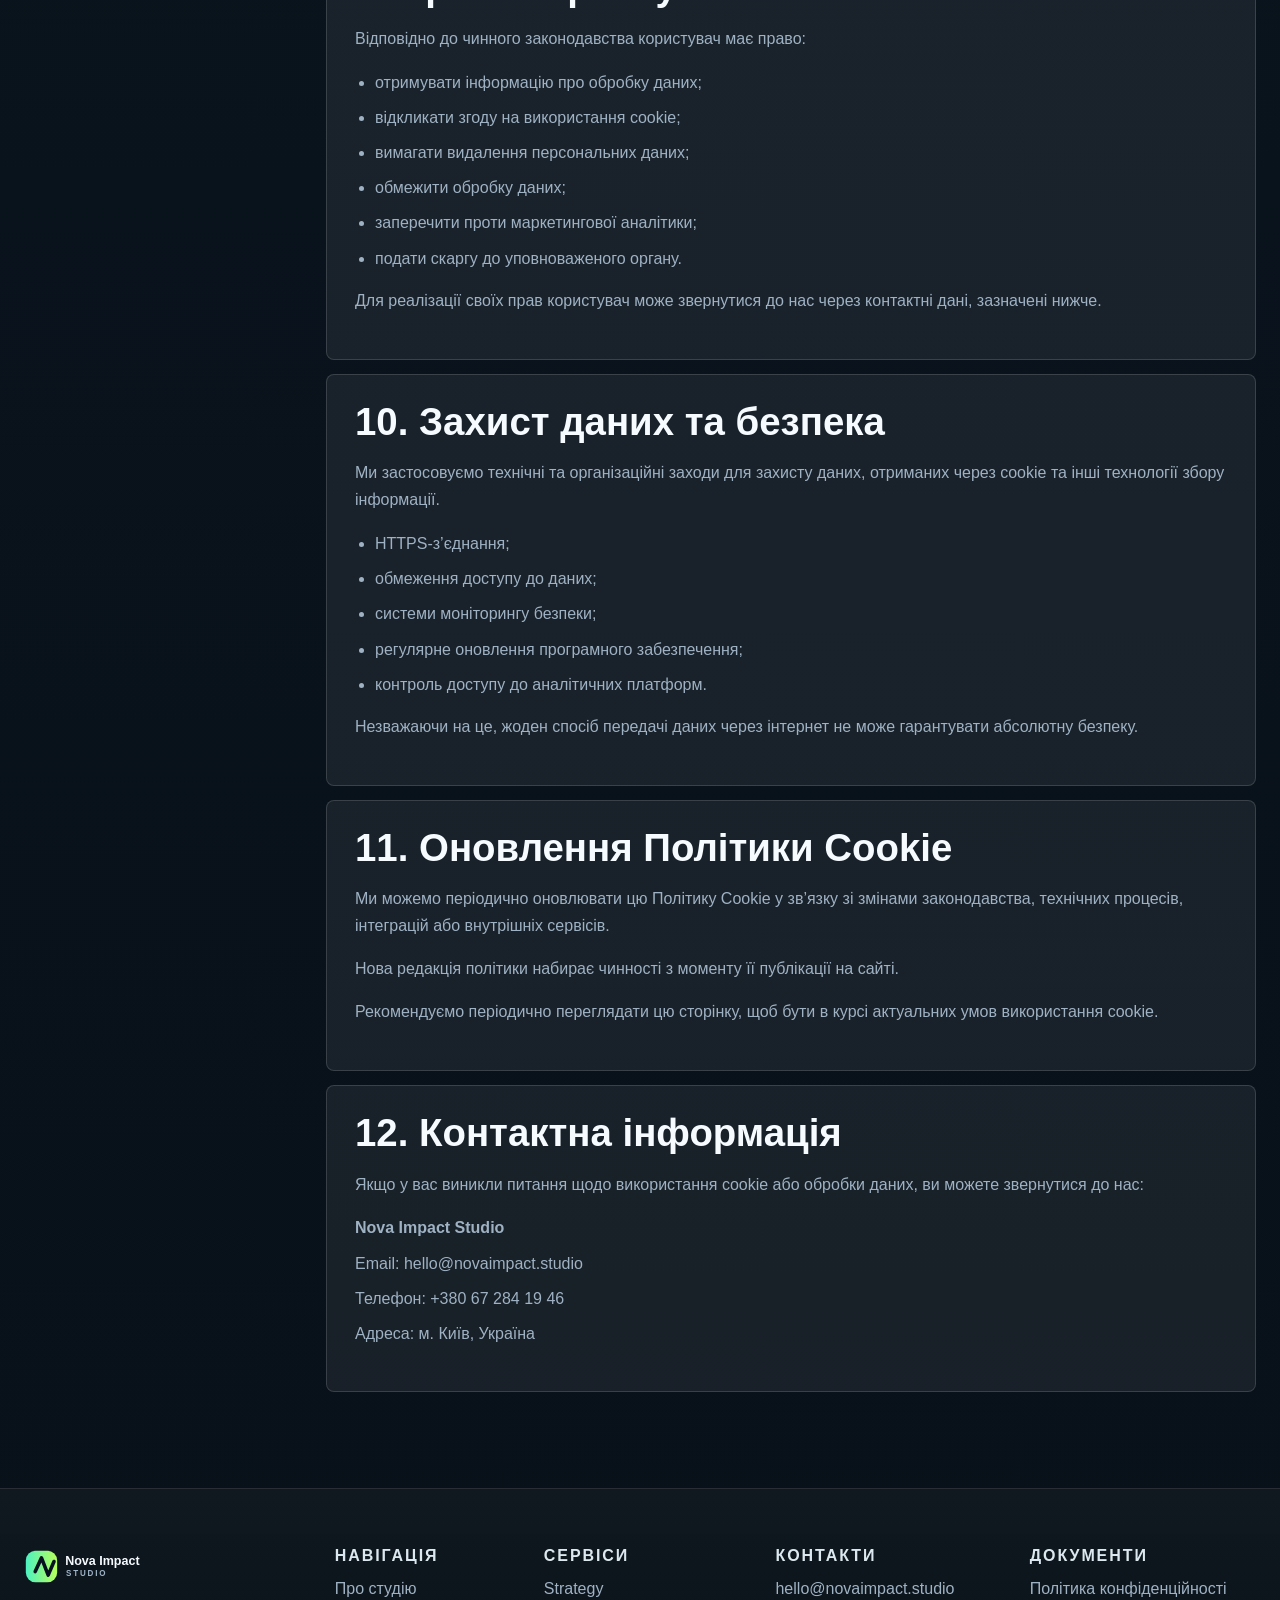
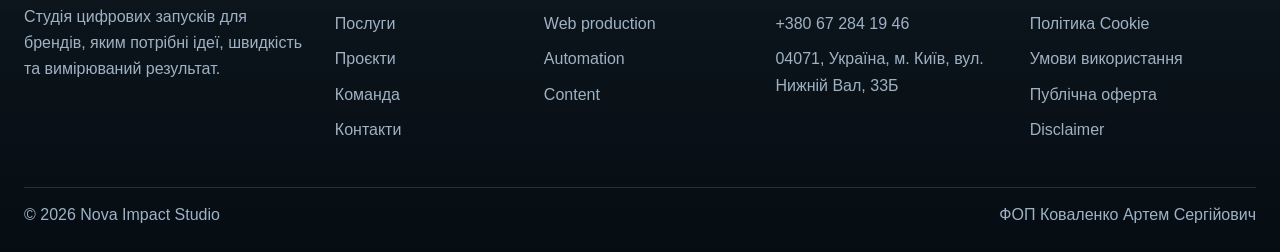
<file: cookie-policy/index.html>
<!doctype html>
<html lang="uk-UA">
  <head>
    <meta charset="UTF-8" />
    <meta name="viewport" content="width=device-width, initial-scale=1.0" />
    <meta name="generator" content="WordPress 6.8.2" />
    <meta name="robots" content="index, follow" />
    <title>Політика Cookie — Nova Impact Studio</title>
    <meta name="description" content="Політика використання cookie, аналітики та налаштувань браузера на сайті Nova Impact Studio." />
    <link rel="canonical" href="https://novaimpact.studio/cookie-policy/" />
    <link
      rel="icon"
      href="/wp-content/themes/nova-impact/assets/img/favicon.svg"
      type="image/svg+xml"
    />
    <link
      rel="stylesheet"
      href="/wp-content/themes/nova-impact/assets/css/style.css"
    />
    <script defer src="/wp-includes/js/wp-polyfill.min.js"></script>
    <script
      defer
      src="/wp-content/themes/nova-impact/assets/js/main.js"
    ></script>
  </head>
  <body>
    <div class="noise"></div>
    <header class="site-header">
      <div class="wrap nav">
        <a class="brand" href="/"
          ><img
            class="logo"
            src="/wp-content/themes/nova-impact/assets/img/logo.svg"
            alt="Nova Impact Studio" /></a
        ><button
          class="burger"
          aria-label="Відкрити меню"
          aria-expanded="false"
        >
          <span></span><span></span>
        </button>
        <nav class="menu" aria-label="Головне меню">
          <a href="/about/">про студію</a
          ><a href="/services/">послуги</a
          ><a href="/cases/">проєкти</a><a href="/career/">команда</a
          ><a href="/contacts/">контакти</a>
        </nav>
        <div class="header-tools">
          <span class="status-pill">start ready</span
          ><a class="nav-cta magnetic" href="/contacts/">обговорити</a>
        </div>
      </div>
    </header>
    <main>
      <section class="legal-page wrap">
        <div class="legal-hero reveal-now">
          <p class="eyebrow">юридична інформація</p>
          <h1>Політика використання Cookie</h1>
          <p>
            Ця Політика Cookie пояснює, як Nova Impact Studio використовує
            cookie, пікселі, локальне сховище браузера та інші технології збору
            даних на сайті. Ми прагнемо забезпечити прозорість щодо того, які
            дані збираються, як вони використовуються та які права має
            користувач.
          </p>
          <p class="policy-updated">Останнє оновлення: 28 травня 2026 року</p>
        </div>

        <div class="legal-layout">
          <aside class="legal-sidebar">
            <nav>
              <a href="#what-are-cookies">1. Що таке Cookie</a>
              <a href="#types">2. Типи Cookie</a>
              <a href="#usage">3. Як ми використовуємо Cookie</a>
              <a href="#analytics">4. Аналітика та статистика</a>
              <a href="#marketing">5. Маркетингові технології</a>
              <a href="#third-party">6. Сторонні сервіси</a>
              <a href="#storage">7. Термін зберігання</a>
              <a href="#management">8. Керування Cookie</a>
              <a href="#rights">9. Права користувача</a>
              <a href="#security">10. Захист даних</a>
              <a href="#changes">11. Оновлення політики</a>
              <a href="#contacts">12. Контакти</a>
            </nav>
          </aside>

          <div class="legal-content">
            <section id="what-are-cookies" class="legal-card">
              <h2>1. Що таке Cookie</h2>
              <p>
                Cookie — це невеликі текстові файли, які зберігаються у браузері
                користувача під час відвідування сайту. Вони допомагають сайту
                запам’ятовувати дії користувача, налаштування інтерфейсу, мовні
                параметри, стан авторизації, поведінку у формах та іншу технічну
                інформацію.
              </p>
              <p>
                Cookie можуть бути тимчасовими (session cookies), які
                видаляються після закриття браузера, або постійними (persistent
                cookies), що залишаються на пристрої користувача до завершення
                строку дії або ручного видалення.
              </p>
              <p>
                Ми використовуємо cookie виключно для покращення
                функціональності сайту, стабільності сервісів, аналітики
                поведінки користувачів, оптимізації контенту та маркетингової
                ефективності.
              </p>
            </section>

            <section id="types" class="legal-card">
              <h2>2. Типи Cookie, які ми використовуємо</h2>

              <h3>2.1 Необхідні Cookie</h3>
              <p>
                Ці cookie потрібні для базової роботи сайту. Без них деякі
                функції можуть працювати некоректно або бути недоступними.
              </p>
              <ul>
                <li>збереження сесії користувача;</li>
                <li>робота навігації та меню;</li>
                <li>захист форм від спаму;</li>
                <li>безпекові перевірки;</li>
                <li>запам’ятовування налаштувань інтерфейсу.</li>
              </ul>

              <h3>2.2 Аналітичні Cookie</h3>
              <p>
                Використовуються для аналізу того, як користувачі взаємодіють із
                сайтом. Ці дані допомагають нам покращувати структуру сторінок,
                швидкість роботи, UX та контент.
              </p>
              <ul>
                <li>кількість відвідувань;</li>
                <li>час перебування на сторінках;</li>
                <li>джерела трафіку;</li>
                <li>карта кліків та взаємодій;</li>
                <li>технічні характеристики пристроїв.</li>
              </ul>

              <h3>2.3 Функціональні Cookie</h3>
              <p>
                Дозволяють запам’ятовувати вибір користувача: мову сайту,
                регіон, стан cookie-banner, налаштування теми або інші
                персоналізовані параметри.
              </p>

              <h3>2.4 Маркетингові Cookie</h3>
              <p>
                Можуть використовуватися для показу релевантної реклами, аналізу
                рекламних кампаній, повторного маркетингу та оцінки ефективності
                рекламних каналів.
              </p>
            </section>

            <section id="usage" class="legal-card">
              <h2>3. Як ми використовуємо Cookie</h2>
              <p>
                Nova Impact Studio використовує cookie для забезпечення
                стабільної роботи сайту та покращення взаємодії користувачів із
                сервісом.
              </p>

              <ul>
                <li>оптимізація швидкості завантаження сторінок;</li>
                <li>адаптація контенту під тип пристрою;</li>
                <li>збереження вибору користувача;</li>
                <li>аналітика поведінки відвідувачів;</li>
                <li>виявлення технічних помилок;</li>
                <li>покращення маркетингових кампаній;</li>
                <li>оцінка ефективності CTA та форм;</li>
                <li>тестування нових блоків та інтерфейсів.</li>
              </ul>

              <p>
                Дані, зібрані через cookie, можуть використовуватися як у
                зведеному, так і в анонімізованому вигляді для внутрішньої
                аналітики та покращення сервісів.
              </p>
            </section>

            <section id="analytics" class="legal-card">
              <h2>4. Аналітика та статистичні інструменти</h2>

              <p>
                Ми можемо використовувати аналітичні сервіси для збору технічної
                та поведінкової інформації про взаємодію користувачів із сайтом.
              </p>

              <p>До таких сервісів можуть належати:</p>

              <ul>
                <li>Google Analytics;</li>
                <li>Google Tag Manager;</li>
                <li>Meta Pixel;</li>
                <li>Hotjar або аналогічні heatmap-сервіси;</li>
                <li>аналітика серверних логів;</li>
                <li>системи conversion tracking.</li>
              </ul>

              <p>
                Такі інструменти можуть збирати IP-адресу, тип браузера, модель
                пристрою, приблизне місцезнаходження, мову браузера, джерело
                переходу та інші технічні параметри.
              </p>

              <p>
                Ми не використовуємо аналітичні cookie для ідентифікації
                конкретної особи без законних підстав або окремої згоди
                користувача.
              </p>
            </section>

            <section id="marketing" class="legal-card">
              <h2>5. Маркетингові технології та реклама</h2>

              <p>Маркетингові cookie можуть застосовуватись для:</p>

              <ul>
                <li>відстеження ефективності рекламних кампаній;</li>
                <li>аналізу рекламних джерел;</li>
                <li>ретаргетингу та ремаркетингу;</li>
                <li>обмеження повторного показу реклами;</li>
                <li>оцінки конверсій та поведінки після переходу.</li>
              </ul>

              <p>
                У разі використання рекламних платформ окремі сторонні сервіси
                можуть розміщувати власні cookie відповідно до своїх політик
                конфіденційності.
              </p>

              <p>
                Користувач має право відмовитися від маркетингових cookie через
                налаштування браузера або cookie-banner на сайті.
              </p>
            </section>

            <section id="third-party" class="legal-card">
              <h2>6. Cookie сторонніх сервісів</h2>

              <p>
                Деякі функції сайту можуть інтегруватися зі сторонніми
                платформами та сервісами. Такі сервіси можуть використовувати
                власні cookie.
              </p>

              <p>Приклади інтеграцій:</p>

              <ul>
                <li>вбудовані відео;</li>
                <li>карти та геолокація;</li>
                <li>форми зворотного зв’язку;</li>
                <li>віджети соціальних мереж;</li>
                <li>аналітичні панелі;</li>
                <li>CRM та automation-системи.</li>
              </ul>

              <p>
                Ми не контролюємо cookie, які встановлюються сторонніми
                платформами, тому рекомендуємо користувачам ознайомлюватися з
                їхніми окремими політиками конфіденційності.
              </p>
            </section>

            <section id="storage" class="legal-card">
              <h2>7. Термін зберігання Cookie</h2>

              <p>
                Тривалість зберігання cookie залежить від їхнього типу та
                призначення.
              </p>

              <ul>
                <li>
                  Session Cookie — діють лише під час активної сесії браузера;
                </li>
                <li>
                  Persistent Cookie — можуть зберігатися від кількох днів до
                  кількох місяців;
                </li>
                <li>
                  аналітичні та маркетингові cookie можуть мати довший строк дії
                  для оцінки ефективності кампаній.
                </li>
              </ul>

              <p>
                Користувач може видалити cookie вручну через налаштування
                браузера у будь-який момент.
              </p>
            </section>

            <section id="management" class="legal-card">
              <h2>8. Як керувати Cookie</h2>

              <p>
                Більшість браузерів дозволяють контролювати cookie через
                налаштування конфіденційності.
              </p>

              <p>Користувач може:</p>

              <ul>
                <li>видалити всі cookie;</li>
                <li>заблокувати окремі типи cookie;</li>
                <li>отримувати повідомлення про їх створення;</li>
                <li>заборонити сторонні cookie;</li>
                <li>налаштувати автоматичне очищення.</li>
              </ul>

              <p>
                Відключення деяких cookie може вплинути на функціональність
                сайту, доступність окремих сервісів та стабільність роботи
                інтерфейсу.
              </p>
            </section>

            <section id="rights" class="legal-card">
              <h2>9. Права користувача</h2>

              <p>Відповідно до чинного законодавства користувач має право:</p>

              <ul>
                <li>отримувати інформацію про обробку даних;</li>
                <li>відкликати згоду на використання cookie;</li>
                <li>вимагати видалення персональних даних;</li>
                <li>обмежити обробку даних;</li>
                <li>заперечити проти маркетингової аналітики;</li>
                <li>подати скаргу до уповноваженого органу.</li>
              </ul>

              <p>
                Для реалізації своїх прав користувач може звернутися до нас
                через контактні дані, зазначені нижче.
              </p>
            </section>

            <section id="security" class="legal-card">
              <h2>10. Захист даних та безпека</h2>

              <p>
                Ми застосовуємо технічні та організаційні заходи для захисту
                даних, отриманих через cookie та інші технології збору
                інформації.
              </p>

              <ul>
                <li>HTTPS-з’єднання;</li>
                <li>обмеження доступу до даних;</li>
                <li>системи моніторингу безпеки;</li>
                <li>регулярне оновлення програмного забезпечення;</li>
                <li>контроль доступу до аналітичних платформ.</li>
              </ul>

              <p>
                Незважаючи на це, жоден спосіб передачі даних через інтернет не
                може гарантувати абсолютну безпеку.
              </p>
            </section>

            <section id="changes" class="legal-card">
              <h2>11. Оновлення Політики Cookie</h2>

              <p>
                Ми можемо періодично оновлювати цю Політику Cookie у зв’язку зі
                змінами законодавства, технічних процесів, інтеграцій або
                внутрішніх сервісів.
              </p>

              <p>
                Нова редакція політики набирає чинності з моменту її публікації
                на сайті.
              </p>

              <p>
                Рекомендуємо періодично переглядати цю сторінку, щоб бути в
                курсі актуальних умов використання cookie.
              </p>
            </section>

            <section id="contacts" class="legal-card">
              <h2>12. Контактна інформація</h2>

              <p>
                Якщо у вас виникли питання щодо використання cookie або обробки
                даних, ви можете звернутися до нас:
              </p>

              <ul class="contact-list">
                <li><strong>Nova Impact Studio</strong></li>
                <li>Email: hello@novaimpact.studio</li>
                <li>Телефон: +380 67 284 19 46</li>
                <li>Адреса: м. Київ, Україна</li>
              </ul>
            </section>
          </div>
        </div>
      </section>
    </main>
      <footer class="site-footer"><div class="wrap footer-grid"><div><img class="footer-logo" src="/wp-content/themes/nova-impact/assets/img/logo.svg" alt="Nova Impact Studio" /><p>Студія цифрових запусків для брендів, яким потрібні ідеї, швидкість та вимірюваний результат.</p></div><div><h3>Навігація</h3><a href="/about/">Про студію</a><a href="/services/">Послуги</a><a href="/cases/">Проєкти</a><a href="/career/">Команда</a><a href="/contacts/">Контакти</a></div><div><h3>Сервіси</h3><a href="/services/">Strategy</a><a href="/services/">Web production</a><a href="/services/">Automation</a><a href="/services/">Content</a></div><div><h3>Контакти</h3><a href="mailto:hello@novaimpact.studio">hello@novaimpact.studio</a><a href="tel:+380672841946">+380 67 284 19 46</a><p>04071, Україна, м. Київ, вул. Нижній Вал, 33Б</p></div><div><h3>Документи</h3><a href="/privacy-policy/">Політика конфіденційності</a><a href="/cookie-policy/">Політика Cookie</a><a href="/terms-and-conditions/">Умови використання</a><a href="/offer-agreement/">Публічна оферта</a><a href="/disclaimer/">Disclaimer</a></div></div><div class="wrap footer-bottom"><span>© 2026 Nova Impact Studio</span><span>ФОП Коваленко Артем Сергійович</span></div></footer>
  </body>
</html>
</file>
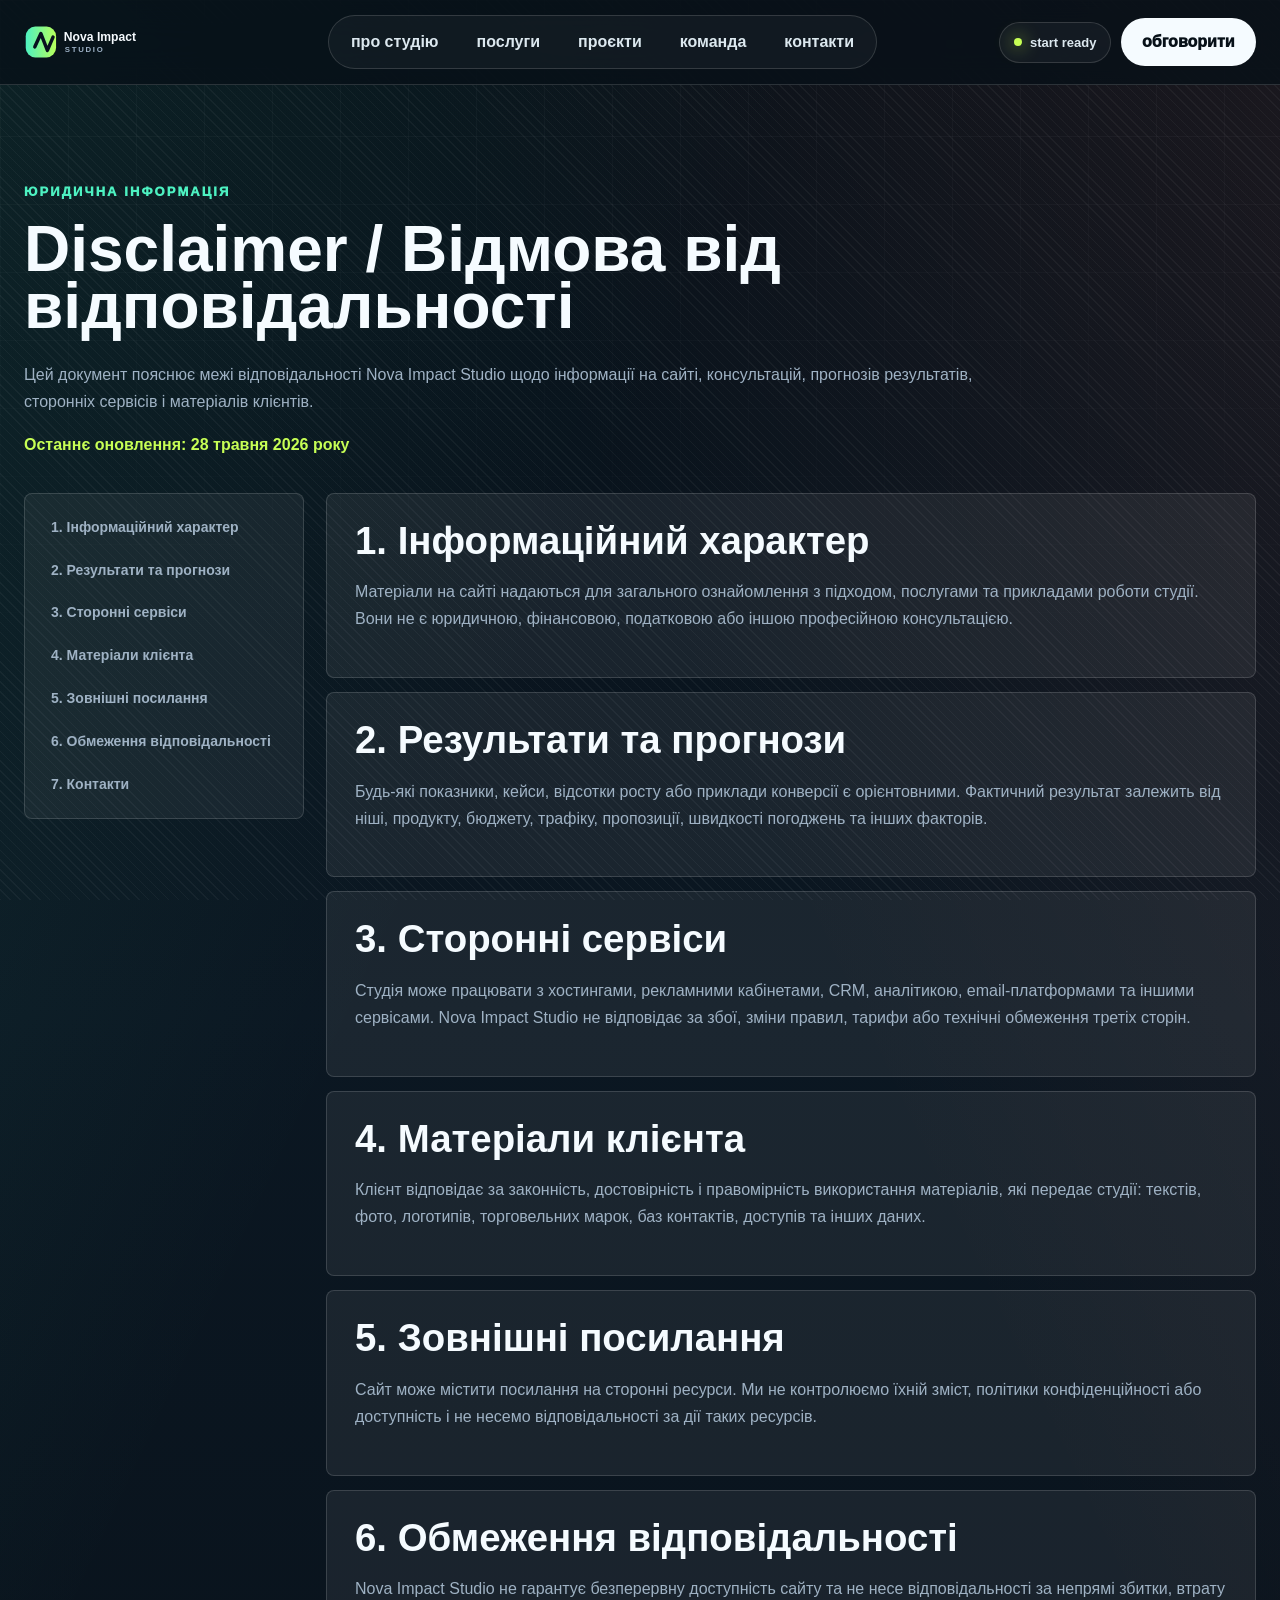
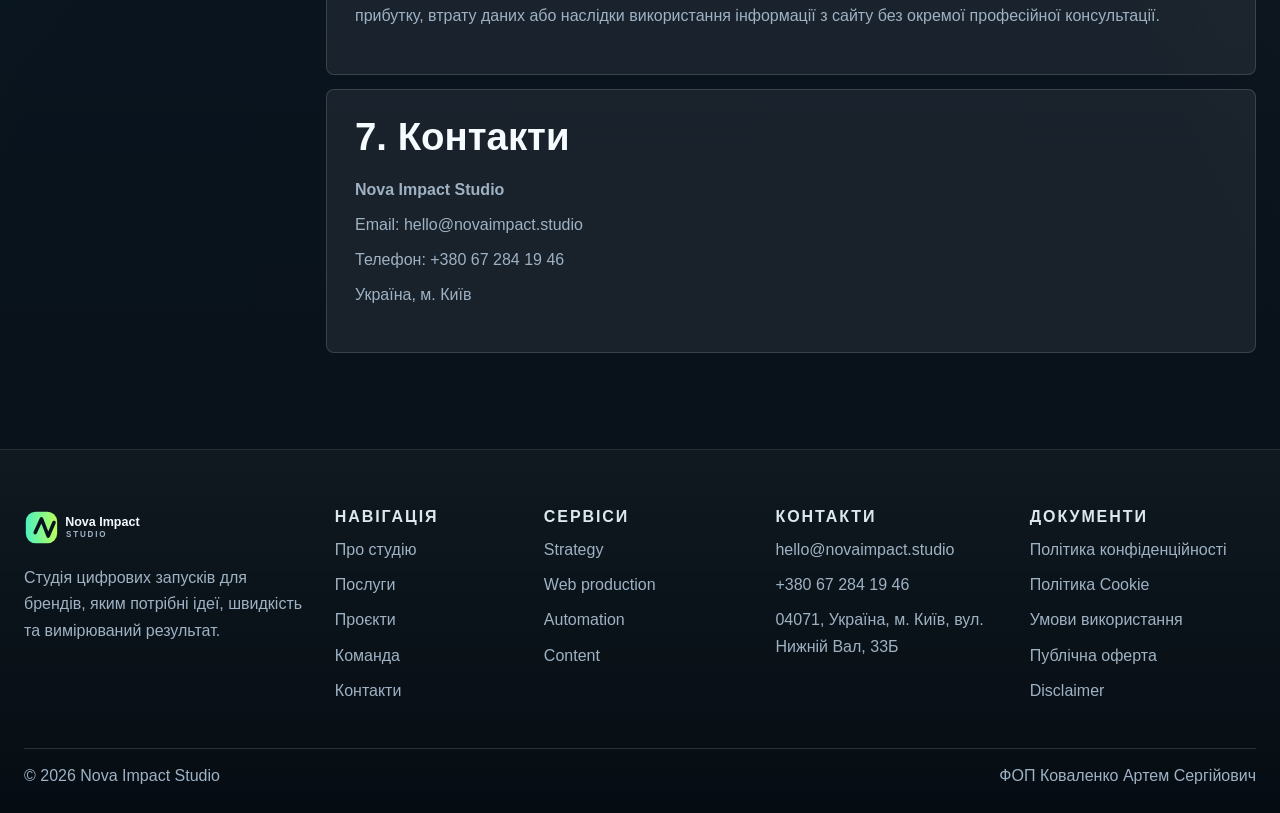
<file: disclaimer/index.html>
<!doctype html>
<html lang="uk-UA">
<head>
  <meta charset="UTF-8" />
  <meta name="viewport" content="width=device-width, initial-scale=1.0" />
  <meta name="generator" content="WordPress 6.8.2" />
  <meta name="robots" content="index, follow" />
  <title>Disclaimer — Nova Impact Studio</title>
  <meta name="description" content="Відмова від відповідальності Nova Impact Studio щодо інформації, результатів, сторонніх сервісів та використання сайту." />
  <link rel="canonical" href="https://novaimpact.studio/disclaimer/" />
  <link rel="icon" href="/wp-content/themes/nova-impact/assets/img/favicon.svg" type="image/svg+xml" />
  <link rel="stylesheet" href="/wp-content/themes/nova-impact/assets/css/style.css" />
  <script defer src="/wp-includes/js/wp-polyfill.min.js"></script>
  <script defer src="/wp-content/themes/nova-impact/assets/js/main.js"></script>
</head>
<body>
  <div class="noise"></div>
  <header class="site-header"><div class="wrap nav"><a class="brand" href="/"><img class="logo" src="/wp-content/themes/nova-impact/assets/img/logo.svg" alt="Nova Impact Studio" /></a><button class="burger" aria-label="Відкрити меню" aria-expanded="false"><span></span><span></span></button><nav class="menu" aria-label="Головне меню"><a href="/about/">про студію</a><a href="/services/">послуги</a><a href="/cases/">проєкти</a><a href="/career/">команда</a><a href="/contacts/">контакти</a></nav><div class="header-tools"><span class="status-pill">start ready</span><a class="nav-cta magnetic" href="/contacts/">обговорити</a></div></div></header>
  <main><section class="legal-page wrap"><div class="legal-hero reveal-now"><p class="eyebrow">юридична інформація</p><h1>Disclaimer / Відмова від відповідальності</h1><p>Цей документ пояснює межі відповідальності Nova Impact Studio щодо інформації на сайті, консультацій, прогнозів результатів, сторонніх сервісів і матеріалів клієнтів.</p><p class="policy-updated">Останнє оновлення: 28 травня 2026 року</p></div><div class="legal-layout"><aside class="legal-sidebar"><nav><a href="#info">1. Інформаційний характер</a><a href="#results">2. Результати та прогнози</a><a href="#third-party">3. Сторонні сервіси</a><a href="#content">4. Матеріали клієнта</a><a href="#links">5. Зовнішні посилання</a><a href="#liability">6. Обмеження відповідальності</a><a href="#contacts">7. Контакти</a></nav></aside><div class="legal-content"><section id="info" class="legal-card"><h2>1. Інформаційний характер</h2><p>Матеріали на сайті надаються для загального ознайомлення з підходом, послугами та прикладами роботи студії. Вони не є юридичною, фінансовою, податковою або іншою професійною консультацією.</p></section><section id="results" class="legal-card"><h2>2. Результати та прогнози</h2><p>Будь-які показники, кейси, відсотки росту або приклади конверсії є орієнтовними. Фактичний результат залежить від ніші, продукту, бюджету, трафіку, пропозиції, швидкості погоджень та інших факторів.</p></section><section id="third-party" class="legal-card"><h2>3. Сторонні сервіси</h2><p>Студія може працювати з хостингами, рекламними кабінетами, CRM, аналітикою, email-платформами та іншими сервісами. Nova Impact Studio не відповідає за збої, зміни правил, тарифи або технічні обмеження третіх сторін.</p></section><section id="content" class="legal-card"><h2>4. Матеріали клієнта</h2><p>Клієнт відповідає за законність, достовірність і правомірність використання матеріалів, які передає студії: текстів, фото, логотипів, торговельних марок, баз контактів, доступів та інших даних.</p></section><section id="links" class="legal-card"><h2>5. Зовнішні посилання</h2><p>Сайт може містити посилання на сторонні ресурси. Ми не контролюємо їхній зміст, політики конфіденційності або доступність і не несемо відповідальності за дії таких ресурсів.</p></section><section id="liability" class="legal-card"><h2>6. Обмеження відповідальності</h2><p>Nova Impact Studio не гарантує безперервну доступність сайту та не несе відповідальності за непрямі збитки, втрату прибутку, втрату даних або наслідки використання інформації з сайту без окремої професійної консультації.</p></section><section id="contacts" class="legal-card"><h2>7. Контакти</h2><ul class="contact-list"><li><strong>Nova Impact Studio</strong></li><li>Email: hello@novaimpact.studio</li><li>Телефон: +380 67 284 19 46</li><li>Україна, м. Київ</li></ul></section></div></div></section></main>
  <footer class="site-footer"><div class="wrap footer-grid"><div><img class="footer-logo" src="/wp-content/themes/nova-impact/assets/img/logo.svg" alt="Nova Impact Studio" /><p>Студія цифрових запусків для брендів, яким потрібні ідеї, швидкість та вимірюваний результат.</p></div><div><h3>Навігація</h3><a href="/about/">Про студію</a><a href="/services/">Послуги</a><a href="/cases/">Проєкти</a><a href="/career/">Команда</a><a href="/contacts/">Контакти</a></div><div><h3>Сервіси</h3><a href="/services/">Strategy</a><a href="/services/">Web production</a><a href="/services/">Automation</a><a href="/services/">Content</a></div><div><h3>Контакти</h3><a href="mailto:hello@novaimpact.studio">hello@novaimpact.studio</a><a href="tel:+380672841946">+380 67 284 19 46</a><p>04071, Україна, м. Київ, вул. Нижній Вал, 33Б</p></div><div><h3>Документи</h3><a href="/privacy-policy/">Політика конфіденційності</a><a href="/cookie-policy/">Політика Cookie</a><a href="/terms-and-conditions/">Умови використання</a><a href="/offer-agreement/">Публічна оферта</a><a href="/disclaimer/">Disclaimer</a></div></div><div class="wrap footer-bottom"><span>© 2026 Nova Impact Studio</span><span>ФОП Коваленко Артем Сергійович</span></div></footer>
</body>
</html>
</file>
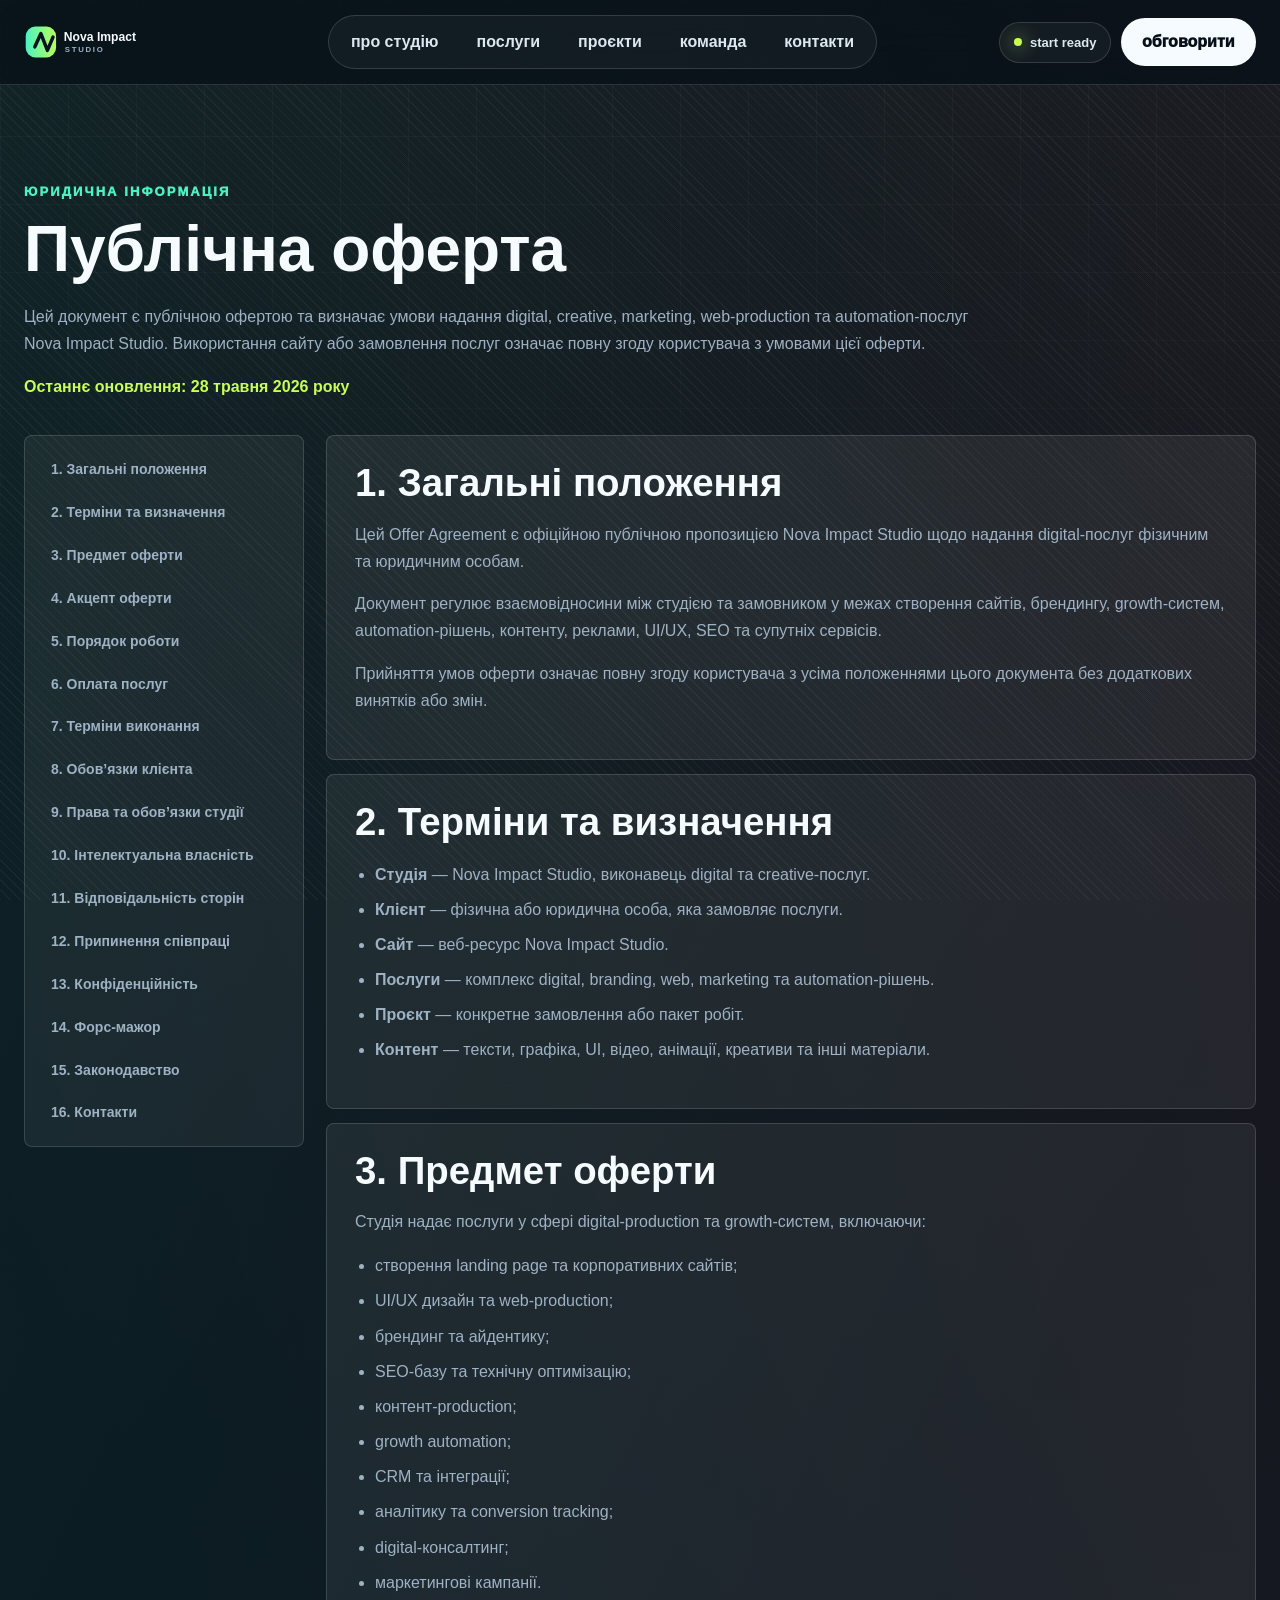
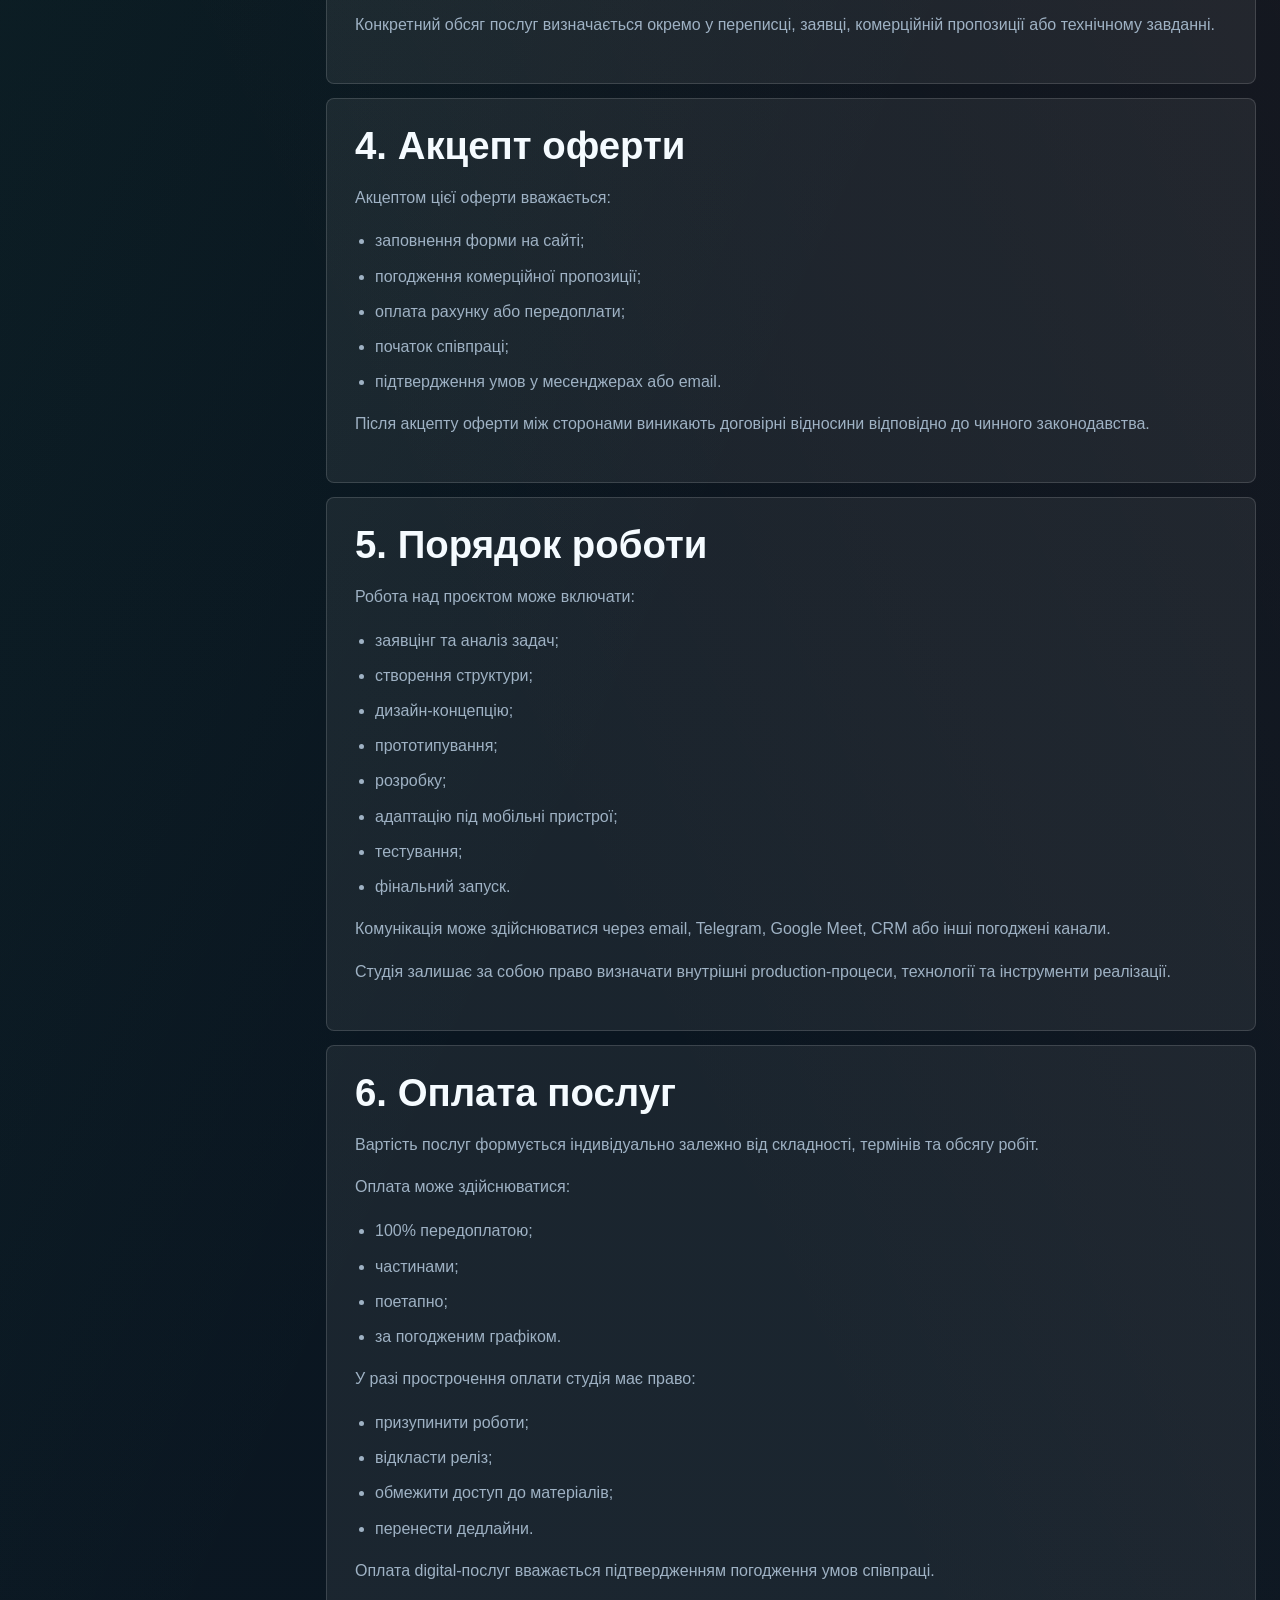
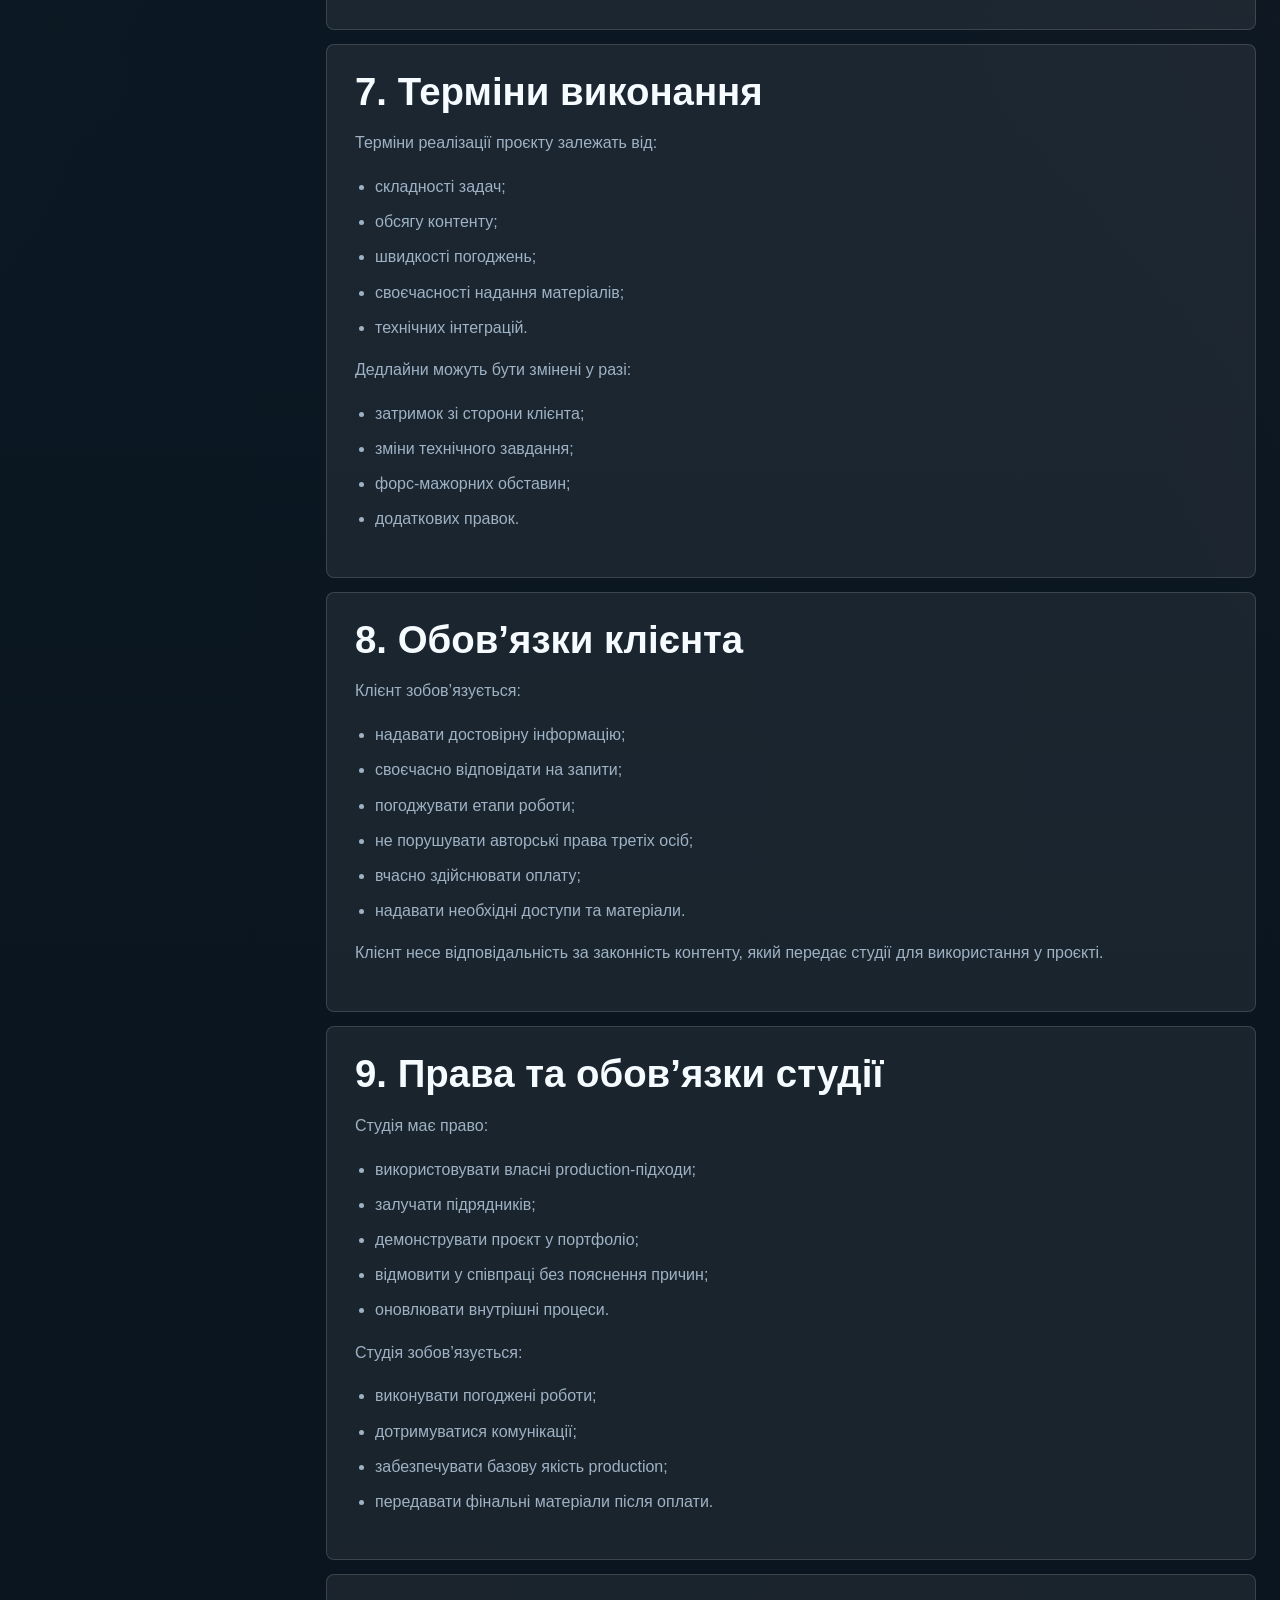
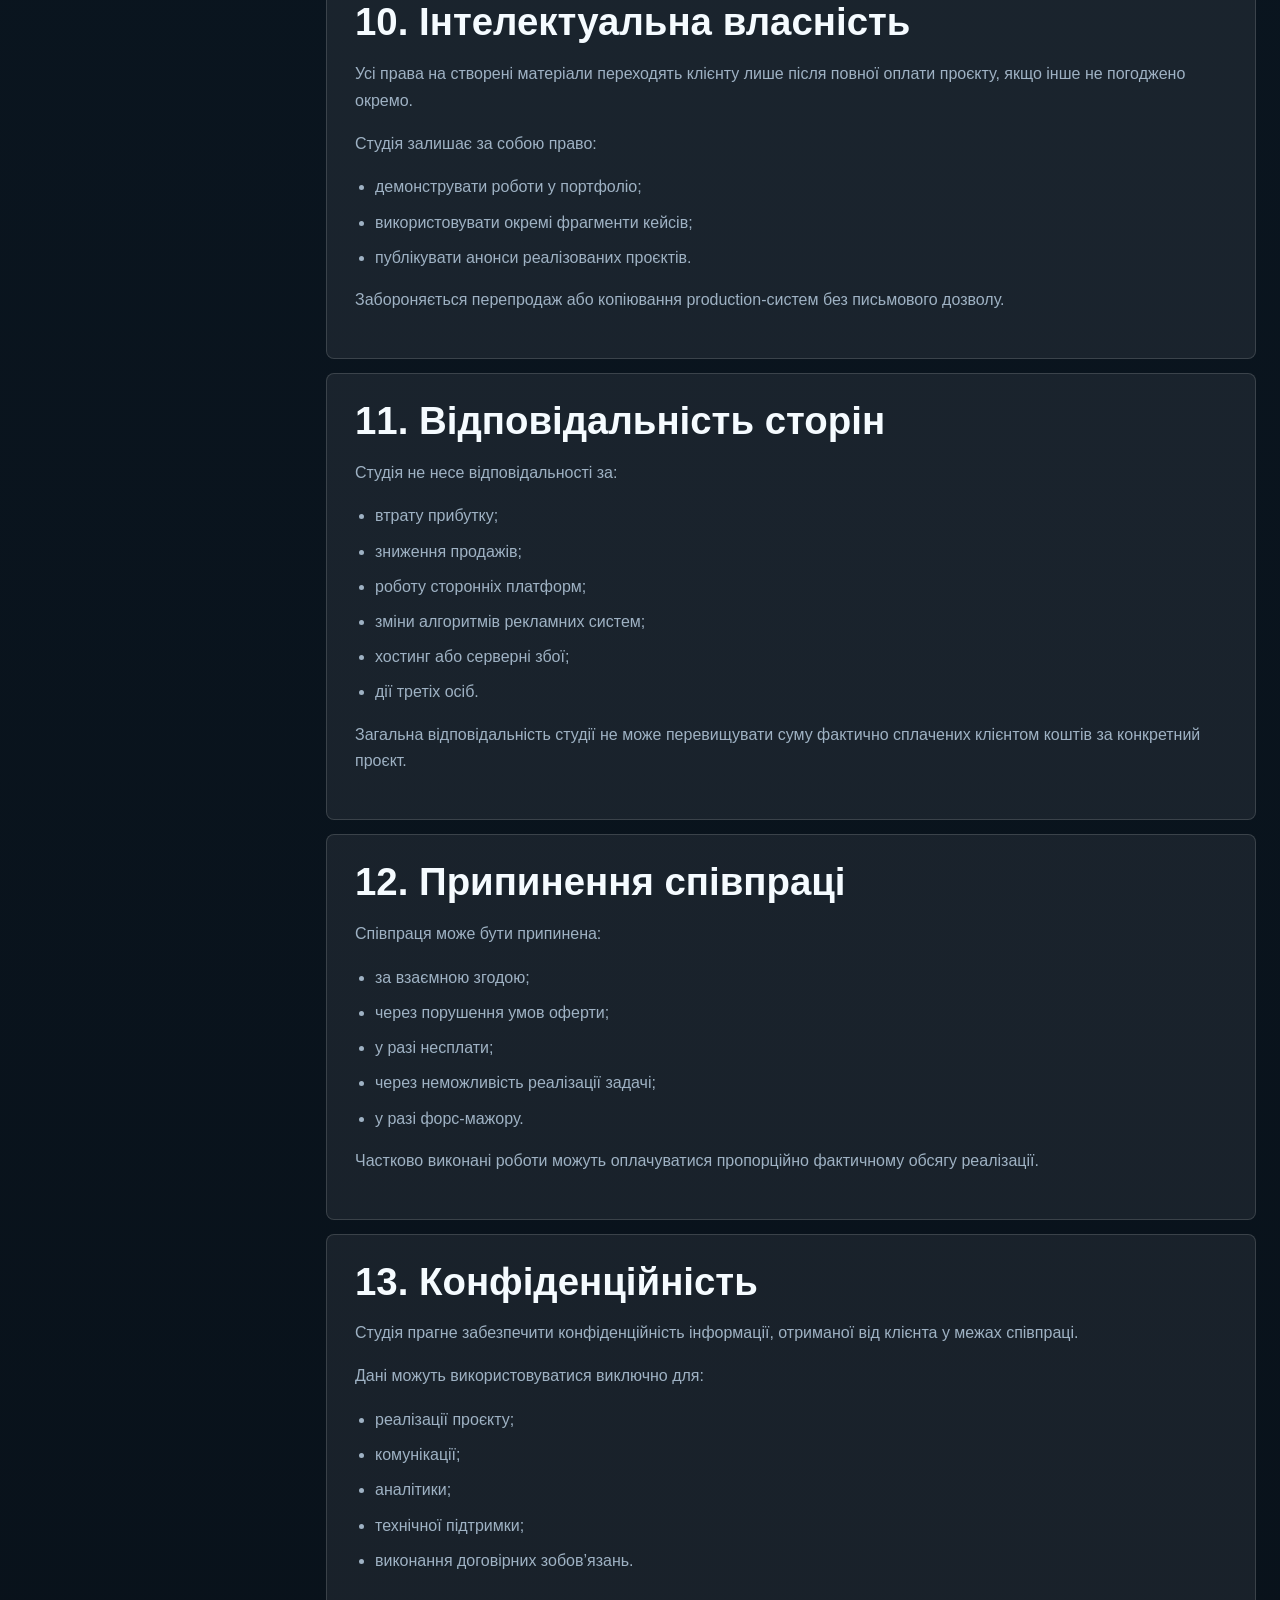
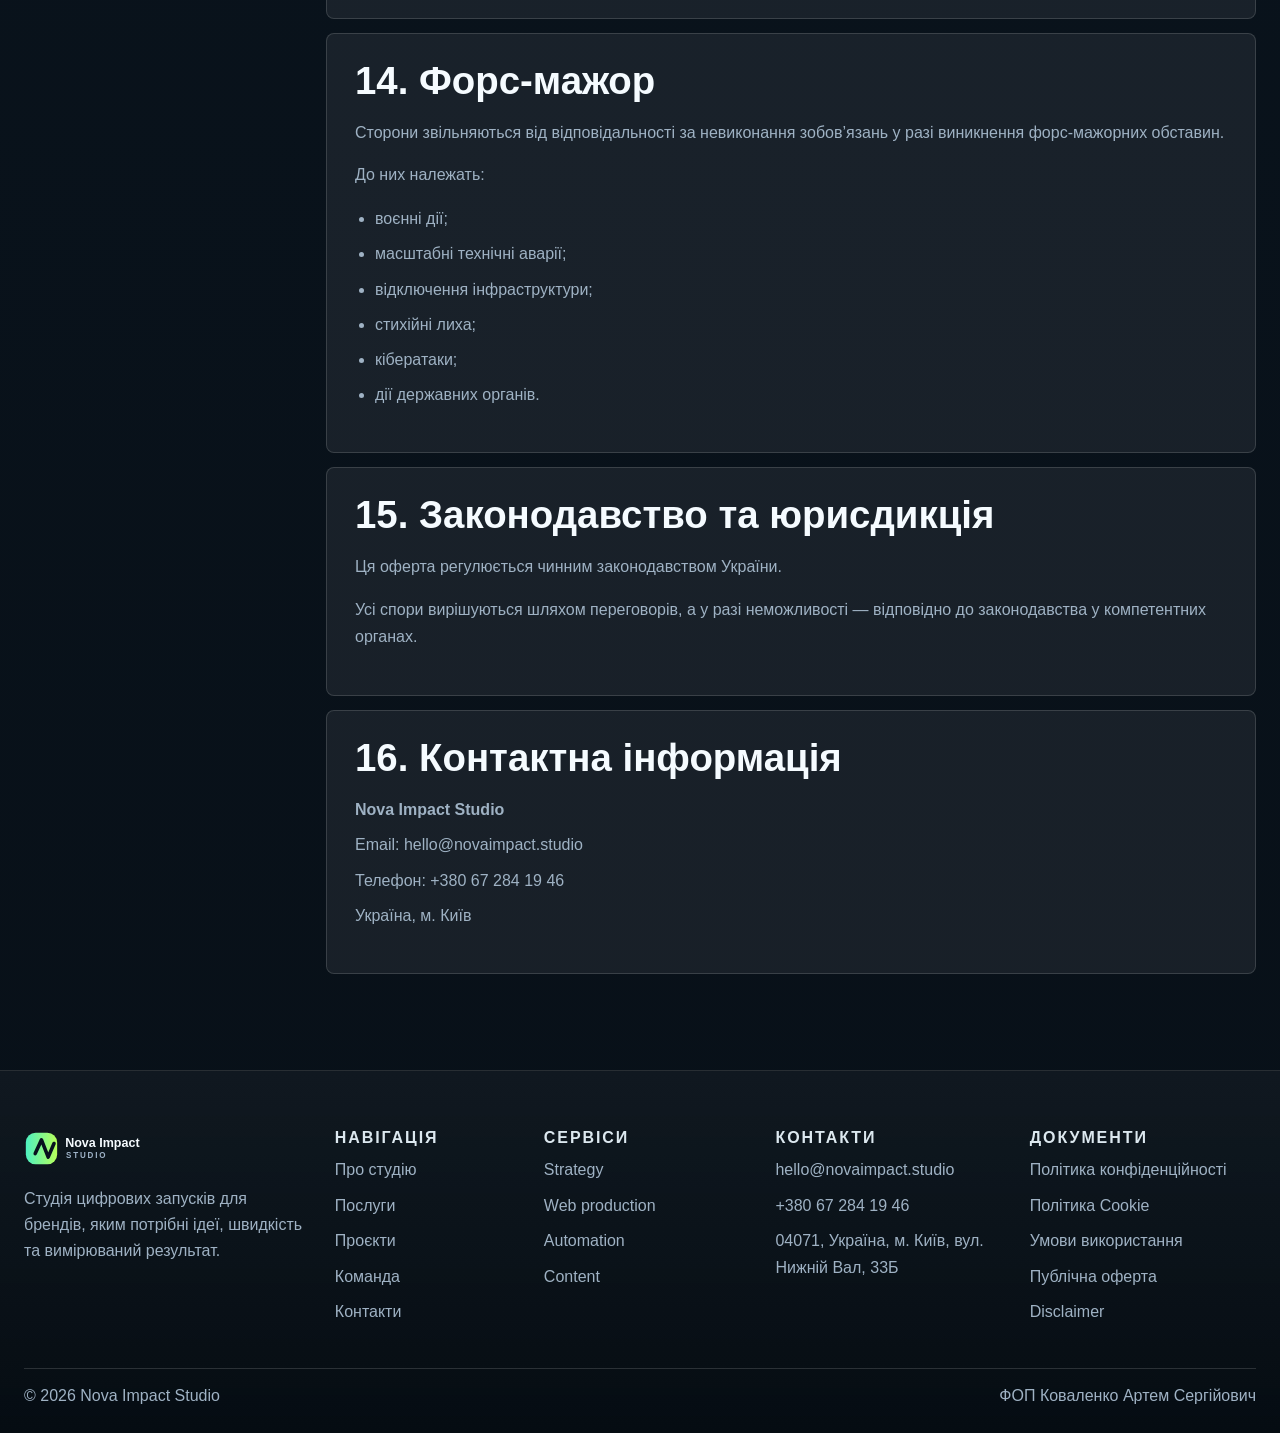
<file: offer-agreement/index.html>
<!doctype html>
<html lang="uk-UA">
  <head>
    <meta charset="UTF-8" />
    <meta name="viewport" content="width=device-width, initial-scale=1.0" />
    <meta name="generator" content="WordPress 6.8.2" />
    <meta name="robots" content="index, follow" />
    <title>Публічна оферта — Nova Impact Studio</title>
    <meta name="description" content="Публічна оферта Nova Impact Studio щодо надання digital, web-production, creative та marketing automation послуг." />
    <link rel="canonical" href="https://novaimpact.studio/offer-agreement/" />
    <link
      rel="icon"
      href="/wp-content/themes/nova-impact/assets/img/favicon.svg"
      type="image/svg+xml"
    />
    <link
      rel="stylesheet"
      href="/wp-content/themes/nova-impact/assets/css/style.css"
    />
    <script defer src="/wp-includes/js/wp-polyfill.min.js"></script>
    <script
      defer
      src="/wp-content/themes/nova-impact/assets/js/main.js"
    ></script>
  </head>
  <body>
    <div class="noise"></div>
    <header class="site-header">
      <div class="wrap nav">
        <a class="brand" href="/"
          ><img
            class="logo"
            src="/wp-content/themes/nova-impact/assets/img/logo.svg"
            alt="Nova Impact Studio" /></a
        ><button
          class="burger"
          aria-label="Відкрити меню"
          aria-expanded="false"
        >
          <span></span><span></span>
        </button>
        <nav class="menu" aria-label="Головне меню">
          <a href="/about/">про студію</a
          ><a href="/services/">послуги</a
          ><a href="/cases/">проєкти</a><a href="/career/">команда</a
          ><a href="/contacts/">контакти</a>
        </nav>
        <div class="header-tools">
          <span class="status-pill">start ready</span
          ><a class="nav-cta magnetic" href="/contacts/">обговорити</a>
        </div>
      </div>
    </header>
    <main>
      <section class="legal-page wrap">
        <div class="legal-hero reveal-now">
          <p class="eyebrow">юридична інформація</p>
          <h1>Публічна оферта</h1>
          <p>
            Цей документ є публічною офертою та визначає умови надання digital,
            creative, marketing, web-production та automation-послуг Nova Impact
            Studio. Використання сайту або замовлення послуг означає повну згоду
            користувача з умовами цієї оферти.
          </p>
          <p class="policy-updated">Останнє оновлення: 28 травня 2026 року</p>
        </div>

        <div class="legal-layout">
          <aside class="legal-sidebar">
            <nav>
              <a href="#general">1. Загальні положення</a>
              <a href="#terms">2. Терміни та визначення</a>
              <a href="#services">3. Предмет оферти</a>
              <a href="#acceptance">4. Акцепт оферти</a>
              <a href="#workflow">5. Порядок роботи</a>
              <a href="#payments">6. Оплата послуг</a>
              <a href="#deadlines">7. Терміни виконання</a>
              <a href="#client">8. Обов’язки клієнта</a>
              <a href="#studio">9. Права та обов’язки студії</a>
              <a href="#ip">10. Інтелектуальна власність</a>
              <a href="#liability">11. Відповідальність сторін</a>
              <a href="#termination">12. Припинення співпраці</a>
              <a href="#privacy">13. Конфіденційність</a>
              <a href="#force">14. Форс-мажор</a>
              <a href="#law">15. Законодавство</a>
              <a href="#contacts">16. Контакти</a>
            </nav>
          </aside>

          <div class="legal-content">
            <section id="general" class="legal-card">
              <h2>1. Загальні положення</h2>

              <p>
                Цей Offer Agreement є офіційною публічною пропозицією Nova
                Impact Studio щодо надання digital-послуг фізичним та юридичним
                особам.
              </p>

              <p>
                Документ регулює взаємовідносини між студією та замовником у
                межах створення сайтів, брендингу, growth-систем,
                automation-рішень, контенту, реклами, UI/UX, SEO та супутніх
                сервісів.
              </p>

              <p>
                Прийняття умов оферти означає повну згоду користувача з усіма
                положеннями цього документа без додаткових винятків або змін.
              </p>
            </section>

            <section id="terms" class="legal-card">
              <h2>2. Терміни та визначення</h2>

              <ul>
                <li>
                  <strong>Студія</strong> — Nova Impact Studio, виконавець
                  digital та creative-послуг.
                </li>
                <li>
                  <strong>Клієнт</strong> — фізична або юридична особа, яка
                  замовляє послуги.
                </li>
                <li><strong>Сайт</strong> — веб-ресурс Nova Impact Studio.</li>
                <li>
                  <strong>Послуги</strong> — комплекс digital, branding, web,
                  marketing та automation-рішень.
                </li>
                <li>
                  <strong>Проєкт</strong> — конкретне замовлення або пакет
                  робіт.
                </li>
                <li>
                  <strong>Контент</strong> — тексти, графіка, UI, відео,
                  анімації, креативи та інші матеріали.
                </li>
              </ul>
            </section>

            <section id="services" class="legal-card">
              <h2>3. Предмет оферти</h2>

              <p>
                Студія надає послуги у сфері digital-production та
                growth-систем, включаючи:
              </p>

              <ul>
                <li>створення landing page та корпоративних сайтів;</li>
                <li>UI/UX дизайн та web-production;</li>
                <li>брендинг та айдентику;</li>
                <li>SEO-базу та технічну оптимізацію;</li>
                <li>контент-production;</li>
                <li>growth automation;</li>
                <li>CRM та інтеграції;</li>
                <li>аналітику та conversion tracking;</li>
                <li>digital-консалтинг;</li>
                <li>маркетингові кампанії.</li>
              </ul>

              <p>
                Конкретний обсяг послуг визначається окремо у переписці, заявці,
                комерційній пропозиції або технічному завданні.
              </p>
            </section>

            <section id="acceptance" class="legal-card">
              <h2>4. Акцепт оферти</h2>

              <p>Акцептом цієї оферти вважається:</p>

              <ul>
                <li>заповнення форми на сайті;</li>
                <li>погодження комерційної пропозиції;</li>
                <li>оплата рахунку або передоплати;</li>
                <li>початок співпраці;</li>
                <li>підтвердження умов у месенджерах або email.</li>
              </ul>

              <p>
                Після акцепту оферти між сторонами виникають договірні відносини
                відповідно до чинного законодавства.
              </p>
            </section>

            <section id="workflow" class="legal-card">
              <h2>5. Порядок роботи</h2>

              <p>Робота над проєктом може включати:</p>

              <ul>
                <li>заявцінг та аналіз задач;</li>
                <li>створення структури;</li>
                <li>дизайн-концепцію;</li>
                <li>прототипування;</li>
                <li>розробку;</li>
                <li>адаптацію під мобільні пристрої;</li>
                <li>тестування;</li>
                <li>фінальний запуск.</li>
              </ul>

              <p>
                Комунікація може здійснюватися через email, Telegram, Google
                Meet, CRM або інші погоджені канали.
              </p>

              <p>
                Студія залишає за собою право визначати внутрішні
                production-процеси, технології та інструменти реалізації.
              </p>
            </section>

            <section id="payments" class="legal-card">
              <h2>6. Оплата послуг</h2>

              <p>
                Вартість послуг формується індивідуально залежно від складності,
                термінів та обсягу робіт.
              </p>

              <p>Оплата може здійснюватися:</p>

              <ul>
                <li>100% передоплатою;</li>
                <li>частинами;</li>
                <li>поетапно;</li>
                <li>за погодженим графіком.</li>
              </ul>

              <p>У разі прострочення оплати студія має право:</p>

              <ul>
                <li>призупинити роботи;</li>
                <li>відкласти реліз;</li>
                <li>обмежити доступ до матеріалів;</li>
                <li>перенести дедлайни.</li>
              </ul>

              <p>
                Оплата digital-послуг вважається підтвердженням погодження умов
                співпраці.
              </p>
            </section>

            <section id="deadlines" class="legal-card">
              <h2>7. Терміни виконання</h2>

              <p>Терміни реалізації проєкту залежать від:</p>

              <ul>
                <li>складності задач;</li>
                <li>обсягу контенту;</li>
                <li>швидкості погоджень;</li>
                <li>своєчасності надання матеріалів;</li>
                <li>технічних інтеграцій.</li>
              </ul>

              <p>Дедлайни можуть бути змінені у разі:</p>

              <ul>
                <li>затримок зі сторони клієнта;</li>
                <li>зміни технічного завдання;</li>
                <li>форс-мажорних обставин;</li>
                <li>додаткових правок.</li>
              </ul>
            </section>

            <section id="client" class="legal-card">
              <h2>8. Обов’язки клієнта</h2>

              <p>Клієнт зобов’язується:</p>

              <ul>
                <li>надавати достовірну інформацію;</li>
                <li>своєчасно відповідати на запити;</li>
                <li>погоджувати етапи роботи;</li>
                <li>не порушувати авторські права третіх осіб;</li>
                <li>вчасно здійснювати оплату;</li>
                <li>надавати необхідні доступи та матеріали.</li>
              </ul>

              <p>
                Клієнт несе відповідальність за законність контенту, який
                передає студії для використання у проєкті.
              </p>
            </section>

            <section id="studio" class="legal-card">
              <h2>9. Права та обов’язки студії</h2>

              <p>Студія має право:</p>

              <ul>
                <li>використовувати власні production-підходи;</li>
                <li>залучати підрядників;</li>
                <li>демонструвати проєкт у портфоліо;</li>
                <li>відмовити у співпраці без пояснення причин;</li>
                <li>оновлювати внутрішні процеси.</li>
              </ul>

              <p>Студія зобов’язується:</p>

              <ul>
                <li>виконувати погоджені роботи;</li>
                <li>дотримуватися комунікації;</li>
                <li>забезпечувати базову якість production;</li>
                <li>передавати фінальні матеріали після оплати.</li>
              </ul>
            </section>

            <section id="ip" class="legal-card">
              <h2>10. Інтелектуальна власність</h2>

              <p>
                Усі права на створені матеріали переходять клієнту лише після
                повної оплати проєкту, якщо інше не погоджено окремо.
              </p>

              <p>Студія залишає за собою право:</p>

              <ul>
                <li>демонструвати роботи у портфоліо;</li>
                <li>використовувати окремі фрагменти кейсів;</li>
                <li>публікувати анонси реалізованих проєктів.</li>
              </ul>

              <p>
                Забороняється перепродаж або копіювання production-систем без
                письмового дозволу.
              </p>
            </section>

            <section id="liability" class="legal-card">
              <h2>11. Відповідальність сторін</h2>

              <p>Студія не несе відповідальності за:</p>

              <ul>
                <li>втрату прибутку;</li>
                <li>зниження продажів;</li>
                <li>роботу сторонніх платформ;</li>
                <li>зміни алгоритмів рекламних систем;</li>
                <li>хостинг або серверні збої;</li>
                <li>дії третіх осіб.</li>
              </ul>

              <p>
                Загальна відповідальність студії не може перевищувати суму
                фактично сплачених клієнтом коштів за конкретний проєкт.
              </p>
            </section>

            <section id="termination" class="legal-card">
              <h2>12. Припинення співпраці</h2>

              <p>Співпраця може бути припинена:</p>

              <ul>
                <li>за взаємною згодою;</li>
                <li>через порушення умов оферти;</li>
                <li>у разі несплати;</li>
                <li>через неможливість реалізації задачі;</li>
                <li>у разі форс-мажору.</li>
              </ul>

              <p>
                Частково виконані роботи можуть оплачуватися пропорційно
                фактичному обсягу реалізації.
              </p>
            </section>

            <section id="privacy" class="legal-card">
              <h2>13. Конфіденційність</h2>

              <p>
                Студія прагне забезпечити конфіденційність інформації, отриманої
                від клієнта у межах співпраці.
              </p>

              <p>Дані можуть використовуватися виключно для:</p>

              <ul>
                <li>реалізації проєкту;</li>
                <li>комунікації;</li>
                <li>аналітики;</li>
                <li>технічної підтримки;</li>
                <li>виконання договірних зобов’язань.</li>
              </ul>
            </section>

            <section id="force" class="legal-card">
              <h2>14. Форс-мажор</h2>

              <p>
                Сторони звільняються від відповідальності за невиконання
                зобов’язань у разі виникнення форс-мажорних обставин.
              </p>

              <p>До них належать:</p>

              <ul>
                <li>воєнні дії;</li>
                <li>масштабні технічні аварії;</li>
                <li>відключення інфраструктури;</li>
                <li>стихійні лиха;</li>
                <li>кібератаки;</li>
                <li>дії державних органів.</li>
              </ul>
            </section>

            <section id="law" class="legal-card">
              <h2>15. Законодавство та юрисдикція</h2>

              <p>Ця оферта регулюється чинним законодавством України.</p>

              <p>
                Усі спори вирішуються шляхом переговорів, а у разі неможливості
                — відповідно до законодавства у компетентних органах.
              </p>
            </section>

            <section id="contacts" class="legal-card">
              <h2>16. Контактна інформація</h2>

              <ul class="contact-list">
                <li><strong>Nova Impact Studio</strong></li>
                <li>Email: hello@novaimpact.studio</li>
                <li>Телефон: +380 67 284 19 46</li>
                <li>Україна, м. Київ</li>
              </ul>
            </section>
          </div>
        </div>
      </section>
    </main>
        <footer class="site-footer"><div class="wrap footer-grid"><div><img class="footer-logo" src="/wp-content/themes/nova-impact/assets/img/logo.svg" alt="Nova Impact Studio" /><p>Студія цифрових запусків для брендів, яким потрібні ідеї, швидкість та вимірюваний результат.</p></div><div><h3>Навігація</h3><a href="/about/">Про студію</a><a href="/services/">Послуги</a><a href="/cases/">Проєкти</a><a href="/career/">Команда</a><a href="/contacts/">Контакти</a></div><div><h3>Сервіси</h3><a href="/services/">Strategy</a><a href="/services/">Web production</a><a href="/services/">Automation</a><a href="/services/">Content</a></div><div><h3>Контакти</h3><a href="mailto:hello@novaimpact.studio">hello@novaimpact.studio</a><a href="tel:+380672841946">+380 67 284 19 46</a><p>04071, Україна, м. Київ, вул. Нижній Вал, 33Б</p></div><div><h3>Документи</h3><a href="/privacy-policy/">Політика конфіденційності</a><a href="/cookie-policy/">Політика Cookie</a><a href="/terms-and-conditions/">Умови використання</a><a href="/offer-agreement/">Публічна оферта</a><a href="/disclaimer/">Disclaimer</a></div></div><div class="wrap footer-bottom"><span>© 2026 Nova Impact Studio</span><span>ФОП Коваленко Артем Сергійович</span></div></footer>
  </body>
</html>
</file>
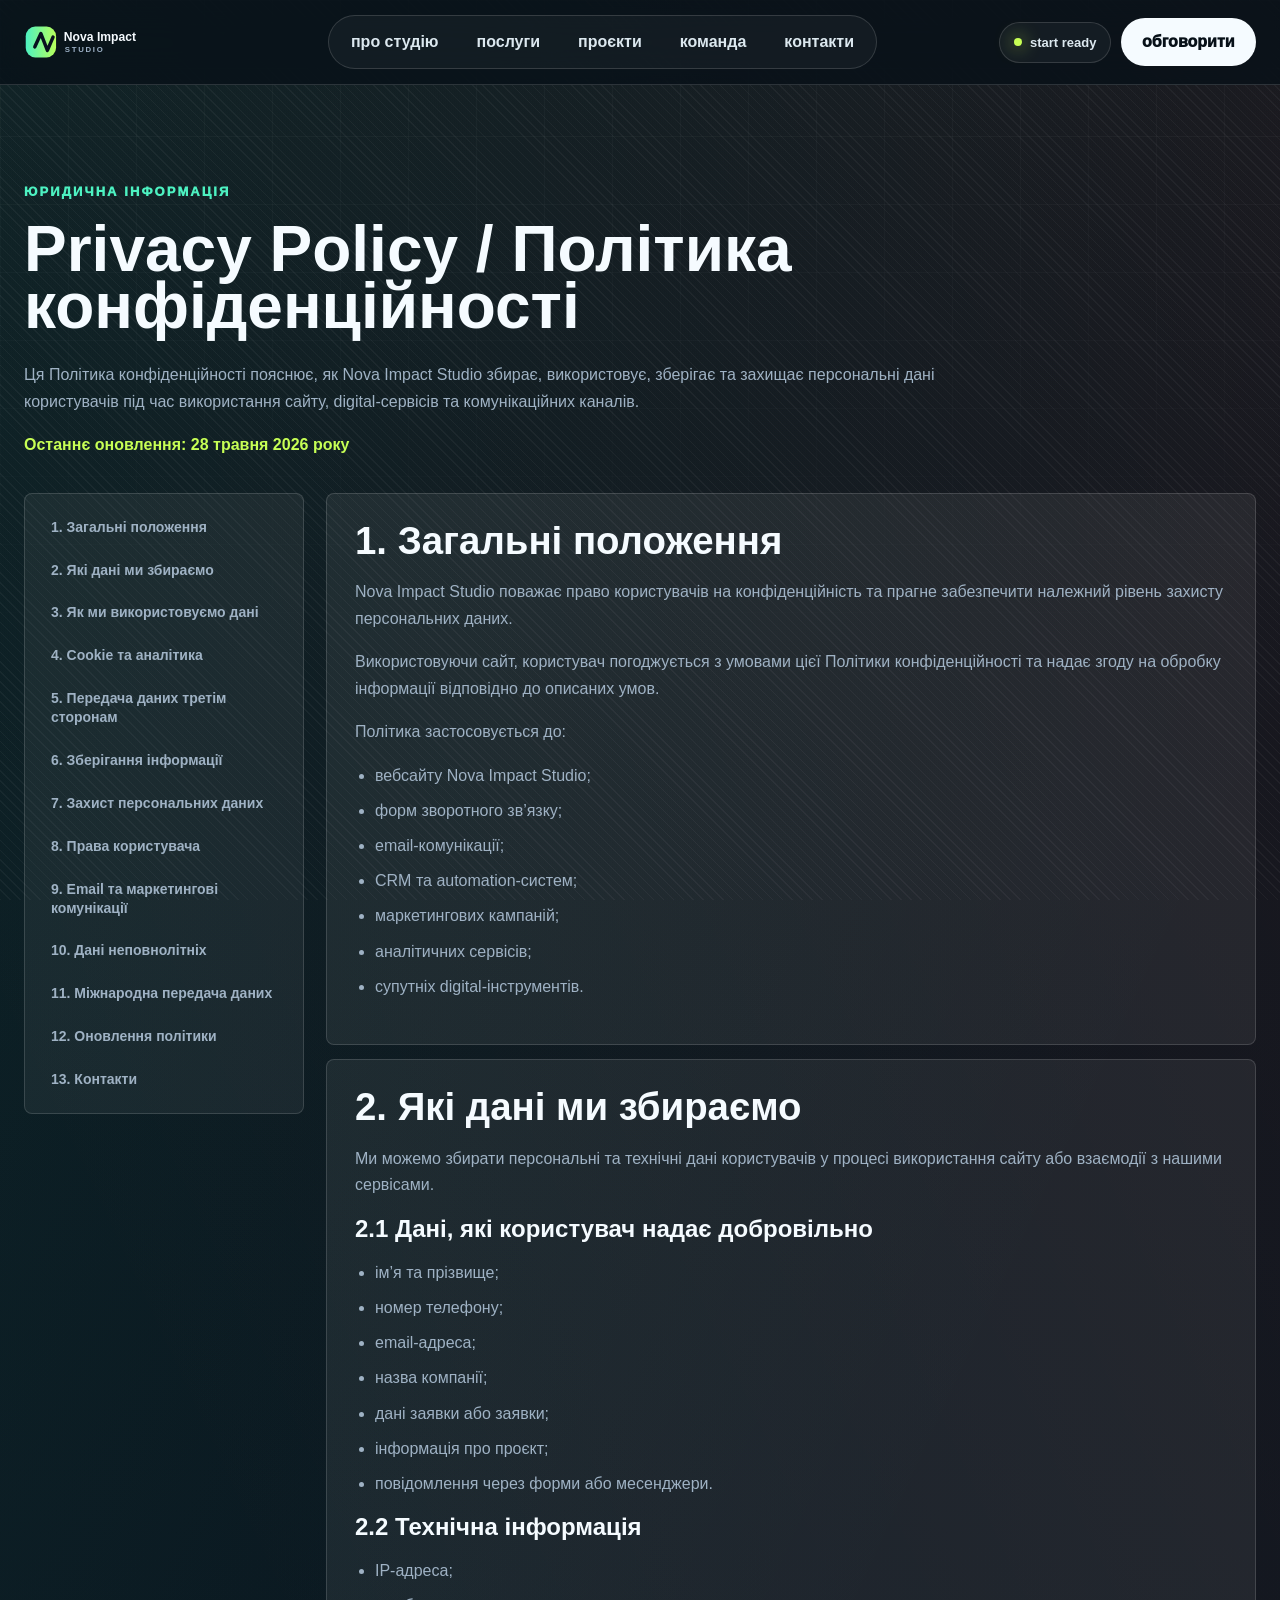
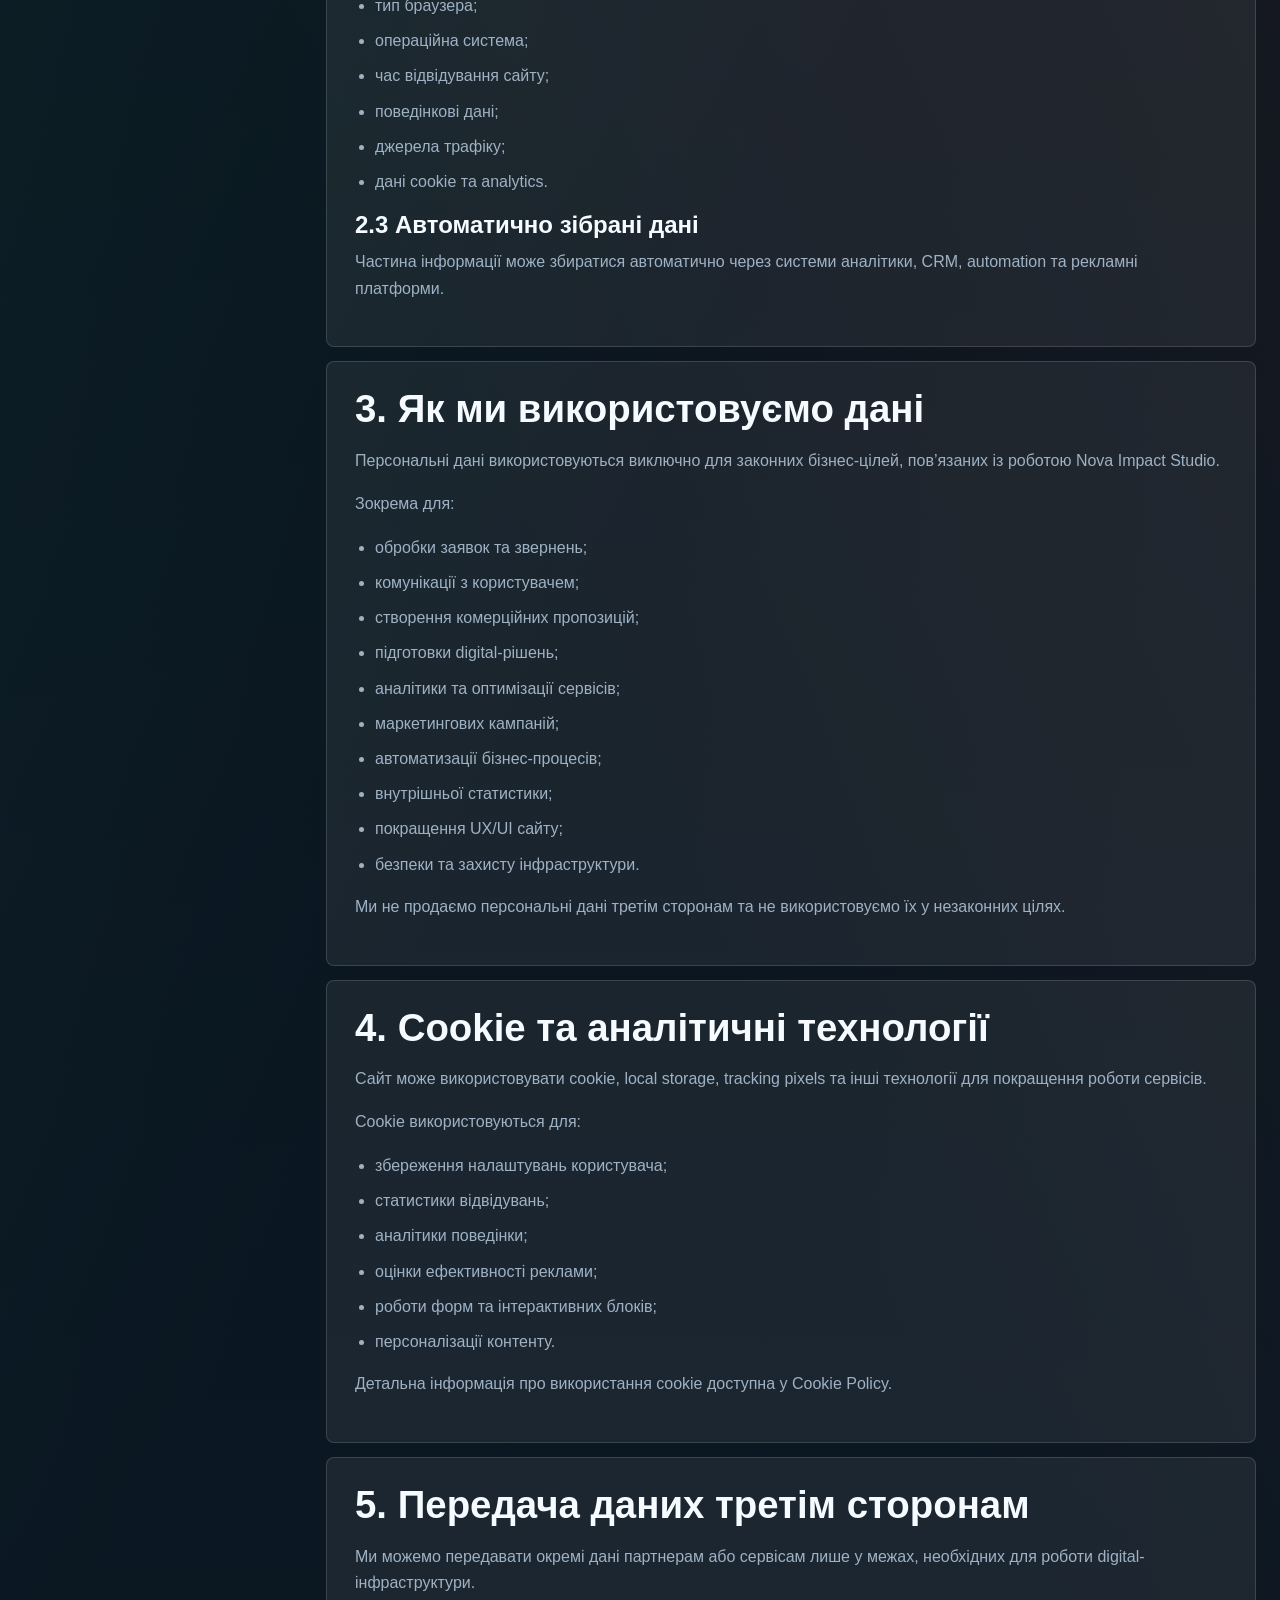
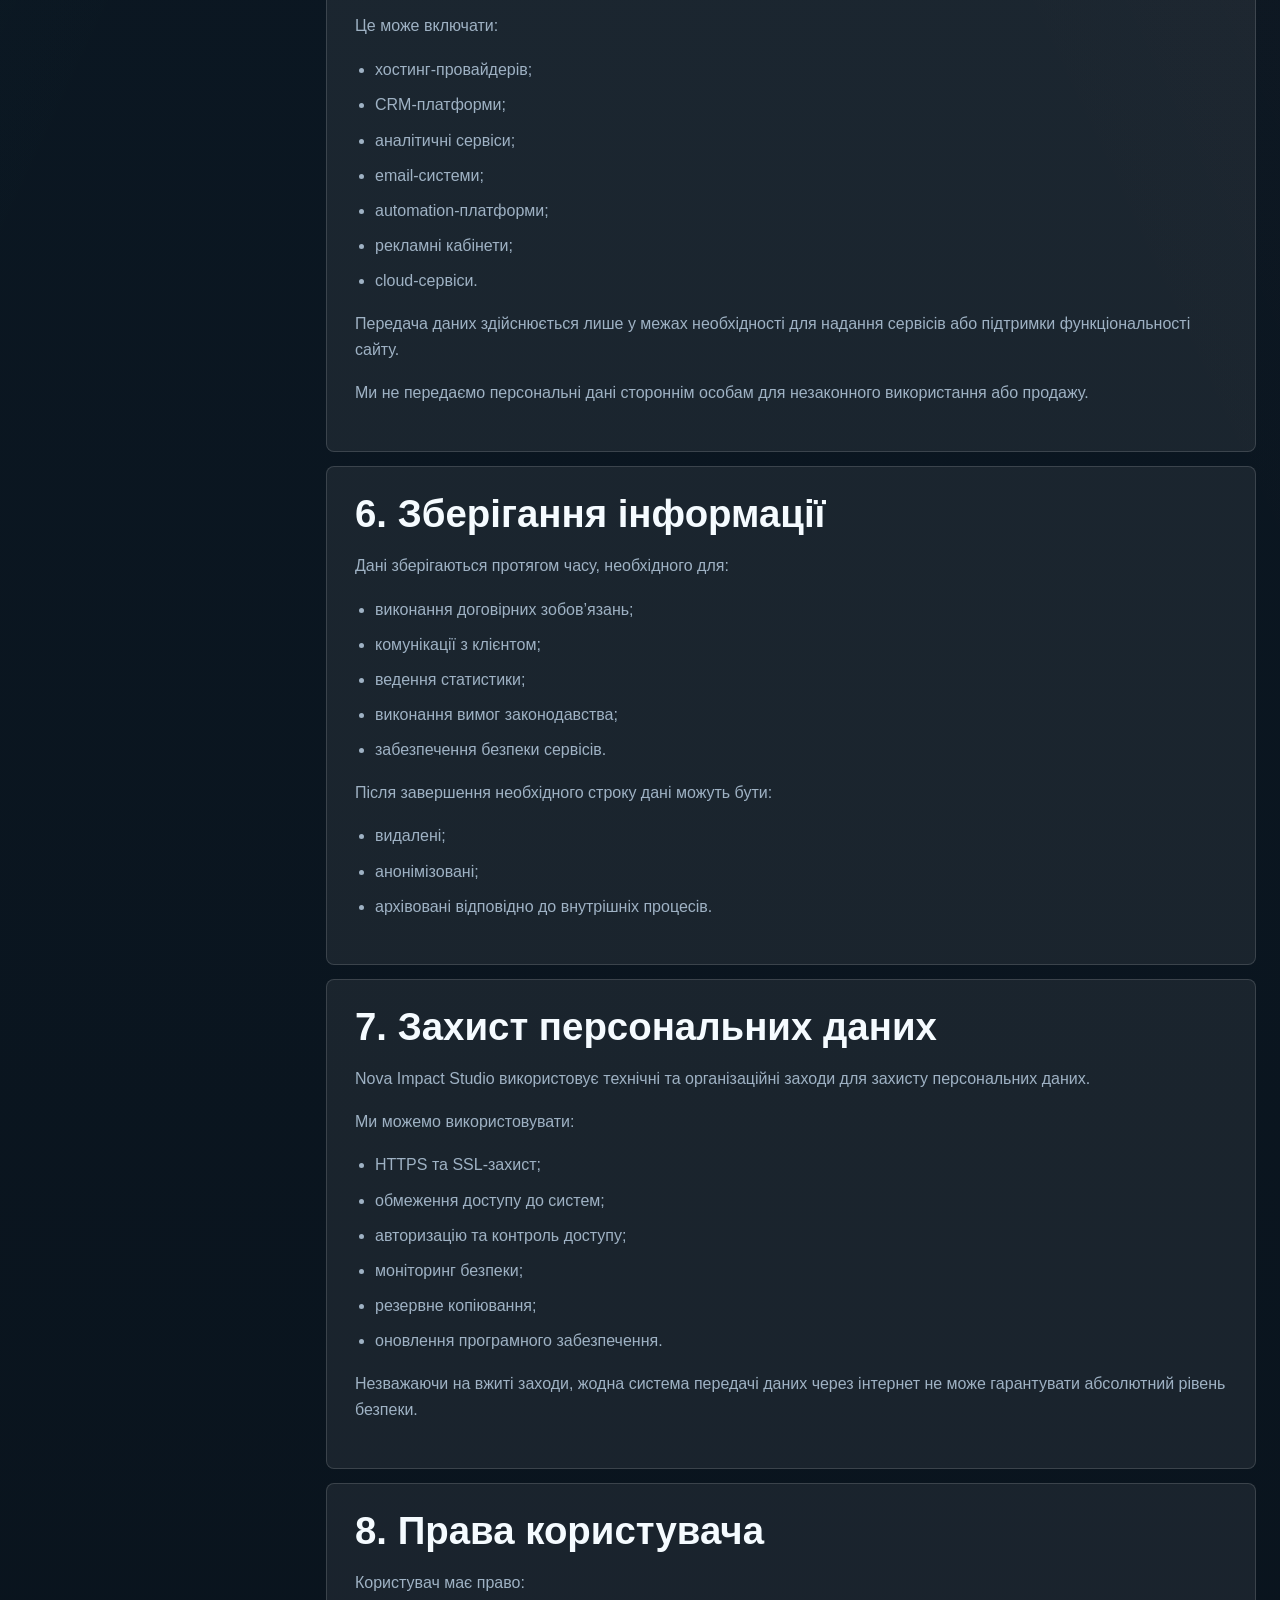
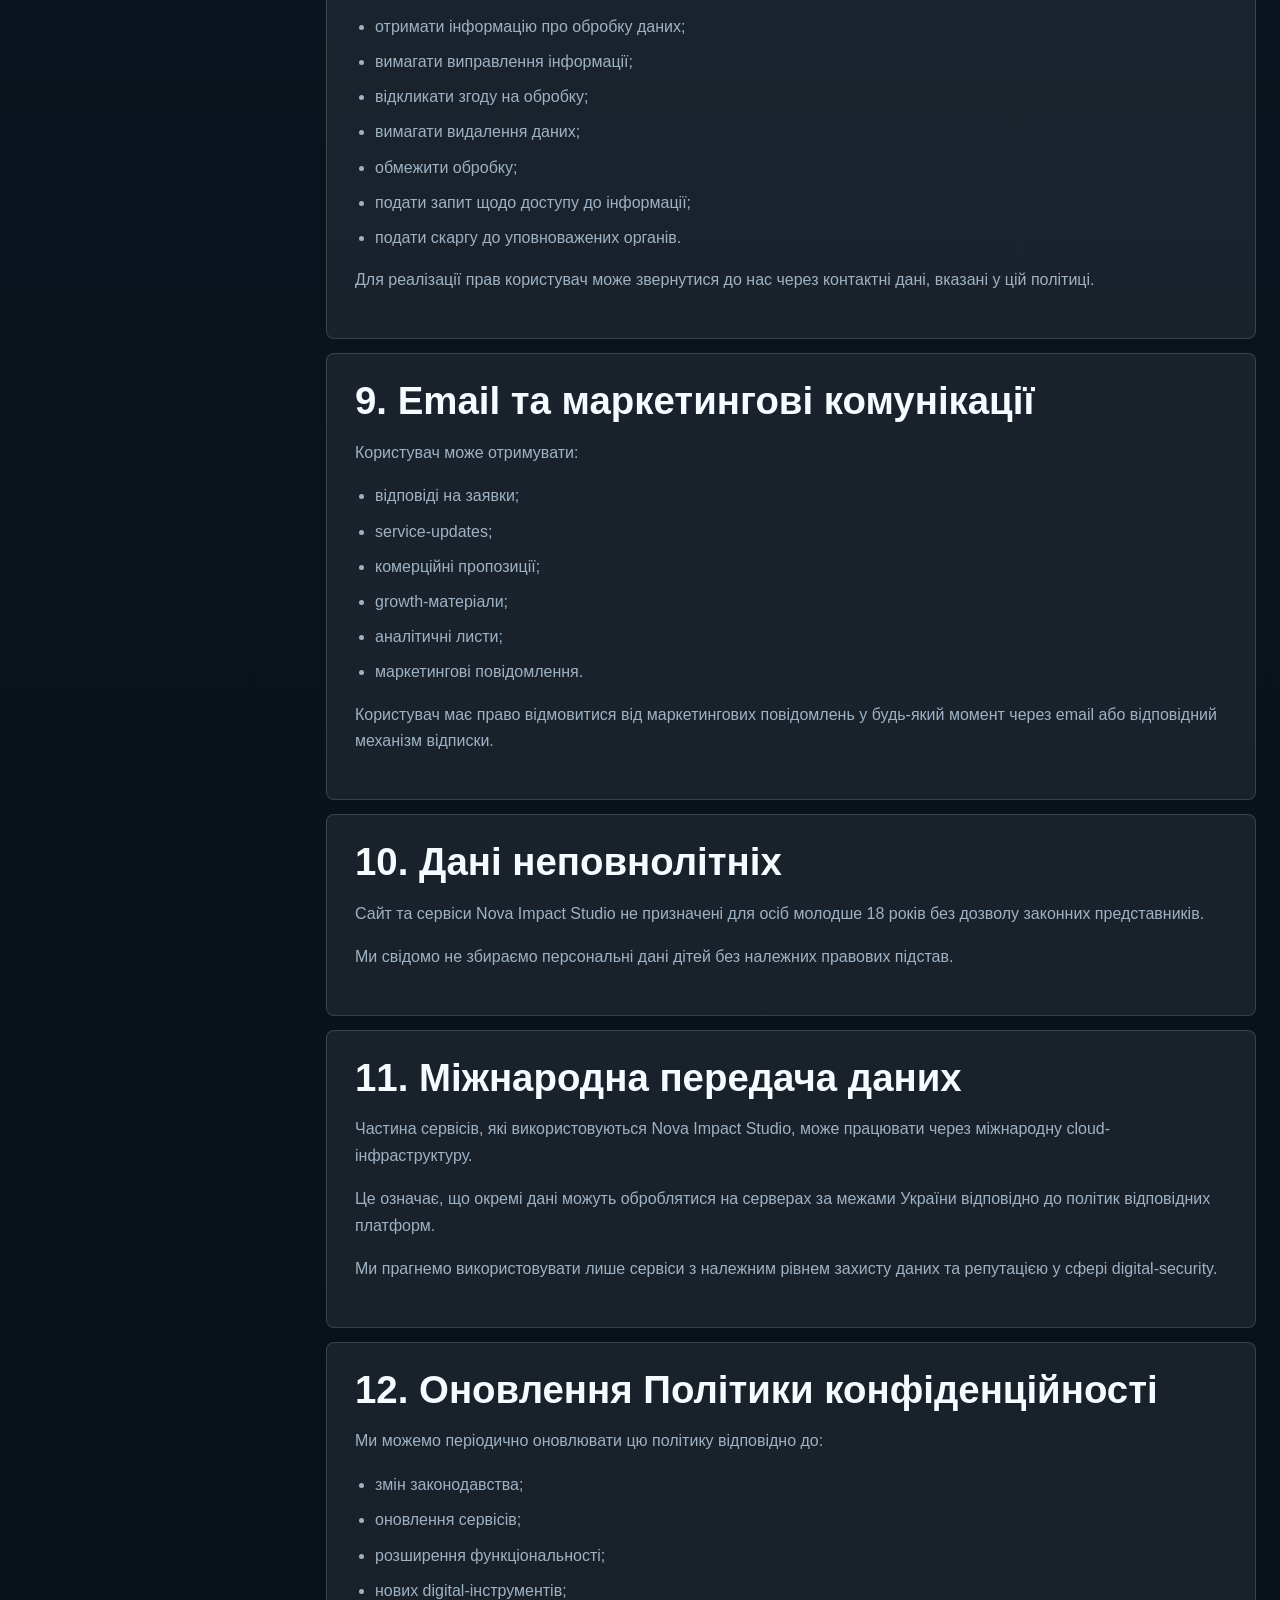
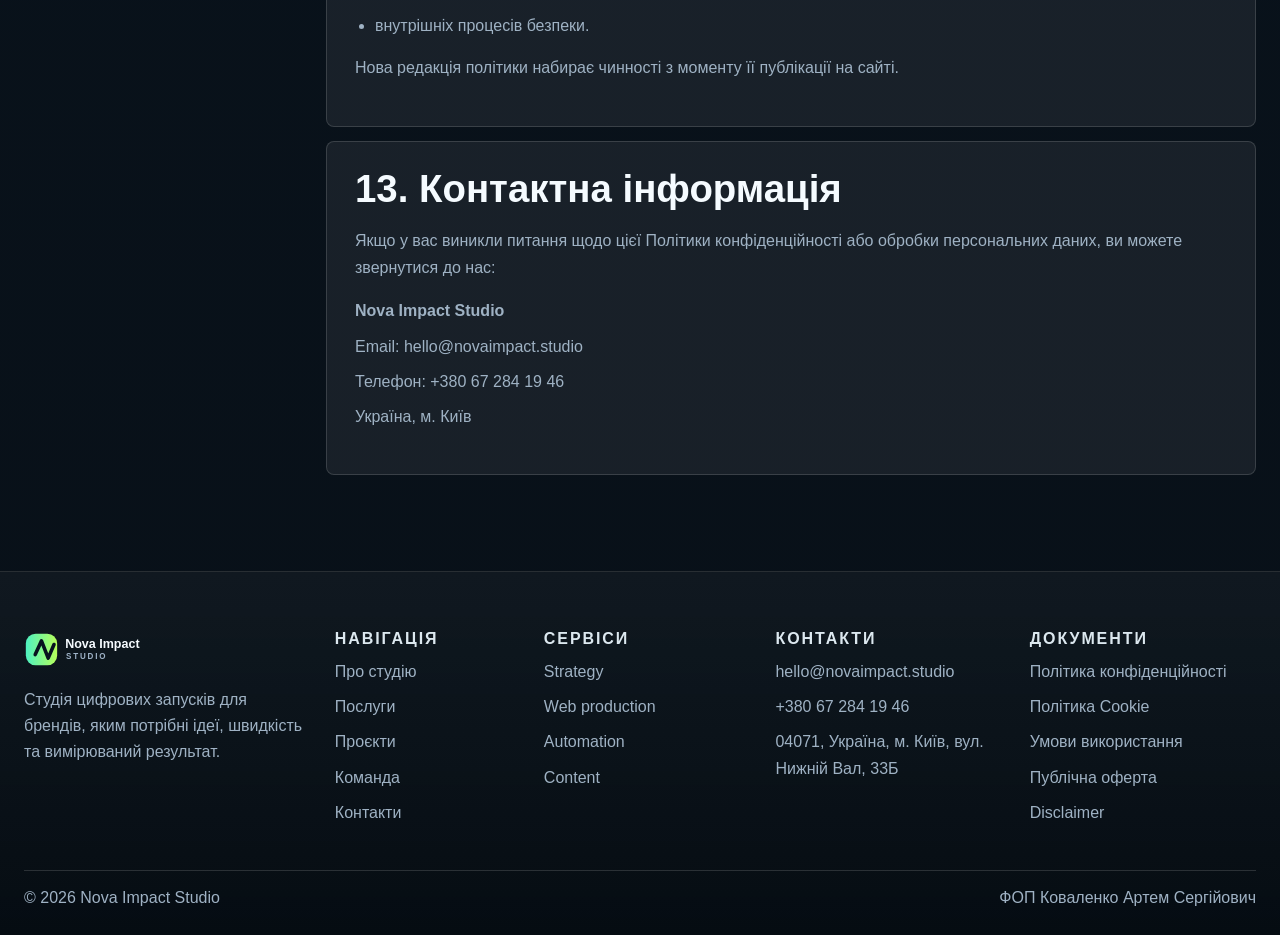
<file: privacy-policy/index.html>
<!doctype html>
<html lang="uk-UA">
  <head>
    <meta charset="UTF-8" />
    <meta name="viewport" content="width=device-width, initial-scale=1.0" />
    <meta name="generator" content="WordPress 6.8.2" />
    <meta name="robots" content="index, follow" />
    <title>Політика конфіденційності — Nova Impact Studio</title>
    <meta name="description" content="Політика конфіденційності Nova Impact Studio: обробка персональних даних, права користувачів та контакти." />
    <link rel="canonical" href="https://novaimpact.studio/privacy-policy/" />
    <link
      rel="icon"
      href="/wp-content/themes/nova-impact/assets/img/favicon.svg"
      type="image/svg+xml"
    />
    <link
      rel="stylesheet"
      href="/wp-content/themes/nova-impact/assets/css/style.css"
    />
    <script defer src="/wp-includes/js/wp-polyfill.min.js"></script>
    <script
      defer
      src="/wp-content/themes/nova-impact/assets/js/main.js"
    ></script>
  </head>
  <body>
    <div class="noise"></div>
    <header class="site-header">
      <div class="wrap nav">
        <a class="brand" href="/"
          ><img
            class="logo"
            src="/wp-content/themes/nova-impact/assets/img/logo.svg"
            alt="Nova Impact Studio" /></a
        ><button
          class="burger"
          aria-label="Відкрити меню"
          aria-expanded="false"
        >
          <span></span><span></span>
        </button>
        <nav class="menu" aria-label="Головне меню">
          <a href="/about/">про студію</a
          ><a href="/services/">послуги</a
          ><a href="/cases/">проєкти</a><a href="/career/">команда</a
          ><a href="/contacts/">контакти</a>
        </nav>
        <div class="header-tools">
          <span class="status-pill">start ready</span
          ><a class="nav-cta magnetic" href="/contacts/">обговорити</a>
        </div>
      </div>
    </header>
    <main>
      <section class="legal-page wrap">
        <div class="legal-hero reveal-now">
          <p class="eyebrow">юридична інформація</p>
          <h1>Privacy Policy / Політика конфіденційності</h1>
          <p>
            Ця Політика конфіденційності пояснює, як Nova Impact Studio збирає,
            використовує, зберігає та захищає персональні дані користувачів під
            час використання сайту, digital-сервісів та комунікаційних каналів.
          </p>
          <p class="policy-updated">Останнє оновлення: 28 травня 2026 року</p>
        </div>

        <div class="legal-layout">
          <aside class="legal-sidebar">
            <nav>
              <a href="#general">1. Загальні положення</a>
              <a href="#data">2. Які дані ми збираємо</a>
              <a href="#usage">3. Як ми використовуємо дані</a>
              <a href="#cookies">4. Cookie та аналітика</a>
              <a href="#sharing">5. Передача даних третім сторонам</a>
              <a href="#storage">6. Зберігання інформації</a>
              <a href="#security">7. Захист персональних даних</a>
              <a href="#rights">8. Права користувача</a>
              <a href="#marketing">9. Email та маркетингові комунікації</a>
              <a href="#children">10. Дані неповнолітніх</a>
              <a href="#international">11. Міжнародна передача даних</a>
              <a href="#updates">12. Оновлення політики</a>
              <a href="#contacts">13. Контакти</a>
            </nav>
          </aside>

          <div class="legal-content">
            <section id="general" class="legal-card">
              <h2>1. Загальні положення</h2>

              <p>
                Nova Impact Studio поважає право користувачів на
                конфіденційність та прагне забезпечити належний рівень захисту
                персональних даних.
              </p>

              <p>
                Використовуючи сайт, користувач погоджується з умовами цієї
                Політики конфіденційності та надає згоду на обробку інформації
                відповідно до описаних умов.
              </p>

              <p>Політика застосовується до:</p>

              <ul>
                <li>вебсайту Nova Impact Studio;</li>
                <li>форм зворотного зв’язку;</li>
                <li>email-комунікації;</li>
                <li>CRM та automation-систем;</li>
                <li>маркетингових кампаній;</li>
                <li>аналітичних сервісів;</li>
                <li>супутніх digital-інструментів.</li>
              </ul>
            </section>

            <section id="data" class="legal-card">
              <h2>2. Які дані ми збираємо</h2>

              <p>
                Ми можемо збирати персональні та технічні дані користувачів у
                процесі використання сайту або взаємодії з нашими сервісами.
              </p>

              <h3>2.1 Дані, які користувач надає добровільно</h3>

              <ul>
                <li>ім’я та прізвище;</li>
                <li>номер телефону;</li>
                <li>email-адреса;</li>
                <li>назва компанії;</li>
                <li>дані заявки або заявки;</li>
                <li>інформація про проєкт;</li>
                <li>повідомлення через форми або месенджери.</li>
              </ul>

              <h3>2.2 Технічна інформація</h3>

              <ul>
                <li>IP-адреса;</li>
                <li>тип браузера;</li>
                <li>операційна система;</li>
                <li>час відвідування сайту;</li>
                <li>поведінкові дані;</li>
                <li>джерела трафіку;</li>
                <li>дані cookie та analytics.</li>
              </ul>

              <h3>2.3 Автоматично зібрані дані</h3>

              <p>
                Частина інформації може збиратися автоматично через системи
                аналітики, CRM, automation та рекламні платформи.
              </p>
            </section>

            <section id="usage" class="legal-card">
              <h2>3. Як ми використовуємо дані</h2>

              <p>
                Персональні дані використовуються виключно для законних
                бізнес-цілей, пов’язаних із роботою Nova Impact Studio.
              </p>

              <p>Зокрема для:</p>

              <ul>
                <li>обробки заявок та звернень;</li>
                <li>комунікації з користувачем;</li>
                <li>створення комерційних пропозицій;</li>
                <li>підготовки digital-рішень;</li>
                <li>аналітики та оптимізації сервісів;</li>
                <li>маркетингових кампаній;</li>
                <li>автоматизації бізнес-процесів;</li>
                <li>внутрішньої статистики;</li>
                <li>покращення UX/UI сайту;</li>
                <li>безпеки та захисту інфраструктури.</li>
              </ul>

              <p>
                Ми не продаємо персональні дані третім сторонам та не
                використовуємо їх у незаконних цілях.
              </p>
            </section>

            <section id="cookies" class="legal-card">
              <h2>4. Cookie та аналітичні технології</h2>

              <p>
                Сайт може використовувати cookie, local storage, tracking pixels
                та інші технології для покращення роботи сервісів.
              </p>

              <p>Cookie використовуються для:</p>

              <ul>
                <li>збереження налаштувань користувача;</li>
                <li>статистики відвідувань;</li>
                <li>аналітики поведінки;</li>
                <li>оцінки ефективності реклами;</li>
                <li>роботи форм та інтерактивних блоків;</li>
                <li>персоналізації контенту.</li>
              </ul>

              <p>
                Детальна інформація про використання cookie доступна у Cookie
                Policy.
              </p>
            </section>

            <section id="sharing" class="legal-card">
              <h2>5. Передача даних третім сторонам</h2>

              <p>
                Ми можемо передавати окремі дані партнерам або сервісам лише у
                межах, необхідних для роботи digital-інфраструктури.
              </p>

              <p>Це може включати:</p>

              <ul>
                <li>хостинг-провайдерів;</li>
                <li>CRM-платформи;</li>
                <li>аналітичні сервіси;</li>
                <li>email-системи;</li>
                <li>automation-платформи;</li>
                <li>рекламні кабінети;</li>
                <li>cloud-сервіси.</li>
              </ul>

              <p>
                Передача даних здійснюється лише у межах необхідності для
                надання сервісів або підтримки функціональності сайту.
              </p>

              <p>
                Ми не передаємо персональні дані стороннім особам для
                незаконного використання або продажу.
              </p>
            </section>

            <section id="storage" class="legal-card">
              <h2>6. Зберігання інформації</h2>

              <p>Дані зберігаються протягом часу, необхідного для:</p>

              <ul>
                <li>виконання договірних зобов’язань;</li>
                <li>комунікації з клієнтом;</li>
                <li>ведення статистики;</li>
                <li>виконання вимог законодавства;</li>
                <li>забезпечення безпеки сервісів.</li>
              </ul>

              <p>Після завершення необхідного строку дані можуть бути:</p>

              <ul>
                <li>видалені;</li>
                <li>анонімізовані;</li>
                <li>архівовані відповідно до внутрішніх процесів.</li>
              </ul>
            </section>

            <section id="security" class="legal-card">
              <h2>7. Захист персональних даних</h2>

              <p>
                Nova Impact Studio використовує технічні та організаційні заходи
                для захисту персональних даних.
              </p>

              <p>Ми можемо використовувати:</p>

              <ul>
                <li>HTTPS та SSL-захист;</li>
                <li>обмеження доступу до систем;</li>
                <li>авторизацію та контроль доступу;</li>
                <li>моніторинг безпеки;</li>
                <li>резервне копіювання;</li>
                <li>оновлення програмного забезпечення.</li>
              </ul>

              <p>
                Незважаючи на вжиті заходи, жодна система передачі даних через
                інтернет не може гарантувати абсолютний рівень безпеки.
              </p>
            </section>

            <section id="rights" class="legal-card">
              <h2>8. Права користувача</h2>

              <p>Користувач має право:</p>

              <ul>
                <li>отримати інформацію про обробку даних;</li>
                <li>вимагати виправлення інформації;</li>
                <li>відкликати згоду на обробку;</li>
                <li>вимагати видалення даних;</li>
                <li>обмежити обробку;</li>
                <li>подати запит щодо доступу до інформації;</li>
                <li>подати скаргу до уповноважених органів.</li>
              </ul>

              <p>
                Для реалізації прав користувач може звернутися до нас через
                контактні дані, вказані у цій політиці.
              </p>
            </section>

            <section id="marketing" class="legal-card">
              <h2>9. Email та маркетингові комунікації</h2>

              <p>Користувач може отримувати:</p>

              <ul>
                <li>відповіді на заявки;</li>
                <li>service-updates;</li>
                <li>комерційні пропозиції;</li>
                <li>growth-матеріали;</li>
                <li>аналітичні листи;</li>
                <li>маркетингові повідомлення.</li>
              </ul>

              <p>
                Користувач має право відмовитися від маркетингових повідомлень у
                будь-який момент через email або відповідний механізм відписки.
              </p>
            </section>

            <section id="children" class="legal-card">
              <h2>10. Дані неповнолітніх</h2>

              <p>
                Сайт та сервіси Nova Impact Studio не призначені для осіб
                молодше 18 років без дозволу законних представників.
              </p>

              <p>
                Ми свідомо не збираємо персональні дані дітей без належних
                правових підстав.
              </p>
            </section>

            <section id="international" class="legal-card">
              <h2>11. Міжнародна передача даних</h2>

              <p>
                Частина сервісів, які використовуються Nova Impact Studio, може
                працювати через міжнародну cloud-інфраструктуру.
              </p>

              <p>
                Це означає, що окремі дані можуть оброблятися на серверах за
                межами України відповідно до політик відповідних платформ.
              </p>

              <p>
                Ми прагнемо використовувати лише сервіси з належним рівнем
                захисту даних та репутацією у сфері digital-security.
              </p>
            </section>

            <section id="updates" class="legal-card">
              <h2>12. Оновлення Політики конфіденційності</h2>

              <p>Ми можемо періодично оновлювати цю політику відповідно до:</p>

              <ul>
                <li>змін законодавства;</li>
                <li>оновлення сервісів;</li>
                <li>розширення функціональності;</li>
                <li>нових digital-інструментів;</li>
                <li>внутрішніх процесів безпеки.</li>
              </ul>

              <p>
                Нова редакція політики набирає чинності з моменту її публікації
                на сайті.
              </p>
            </section>

            <section id="contacts" class="legal-card">
              <h2>13. Контактна інформація</h2>

              <p>
                Якщо у вас виникли питання щодо цієї Політики конфіденційності
                або обробки персональних даних, ви можете звернутися до нас:
              </p>

              <ul class="contact-list">
                <li><strong>Nova Impact Studio</strong></li>
                <li>Email: hello@novaimpact.studio</li>
                <li>Телефон: +380 67 284 19 46</li>
                <li>Україна, м. Київ</li>
              </ul>
            </section>
          </div>
        </div>
      </section>
    </main>
      <footer class="site-footer"><div class="wrap footer-grid"><div><img class="footer-logo" src="/wp-content/themes/nova-impact/assets/img/logo.svg" alt="Nova Impact Studio" /><p>Студія цифрових запусків для брендів, яким потрібні ідеї, швидкість та вимірюваний результат.</p></div><div><h3>Навігація</h3><a href="/about/">Про студію</a><a href="/services/">Послуги</a><a href="/cases/">Проєкти</a><a href="/career/">Команда</a><a href="/contacts/">Контакти</a></div><div><h3>Сервіси</h3><a href="/services/">Strategy</a><a href="/services/">Web production</a><a href="/services/">Automation</a><a href="/services/">Content</a></div><div><h3>Контакти</h3><a href="mailto:hello@novaimpact.studio">hello@novaimpact.studio</a><a href="tel:+380672841946">+380 67 284 19 46</a><p>04071, Україна, м. Київ, вул. Нижній Вал, 33Б</p></div><div><h3>Документи</h3><a href="/privacy-policy/">Політика конфіденційності</a><a href="/cookie-policy/">Політика Cookie</a><a href="/terms-and-conditions/">Умови використання</a><a href="/offer-agreement/">Публічна оферта</a><a href="/disclaimer/">Disclaimer</a></div></div><div class="wrap footer-bottom"><span>© 2026 Nova Impact Studio</span><span>ФОП Коваленко Артем Сергійович</span></div></footer>
  </body>
</html>
</file>
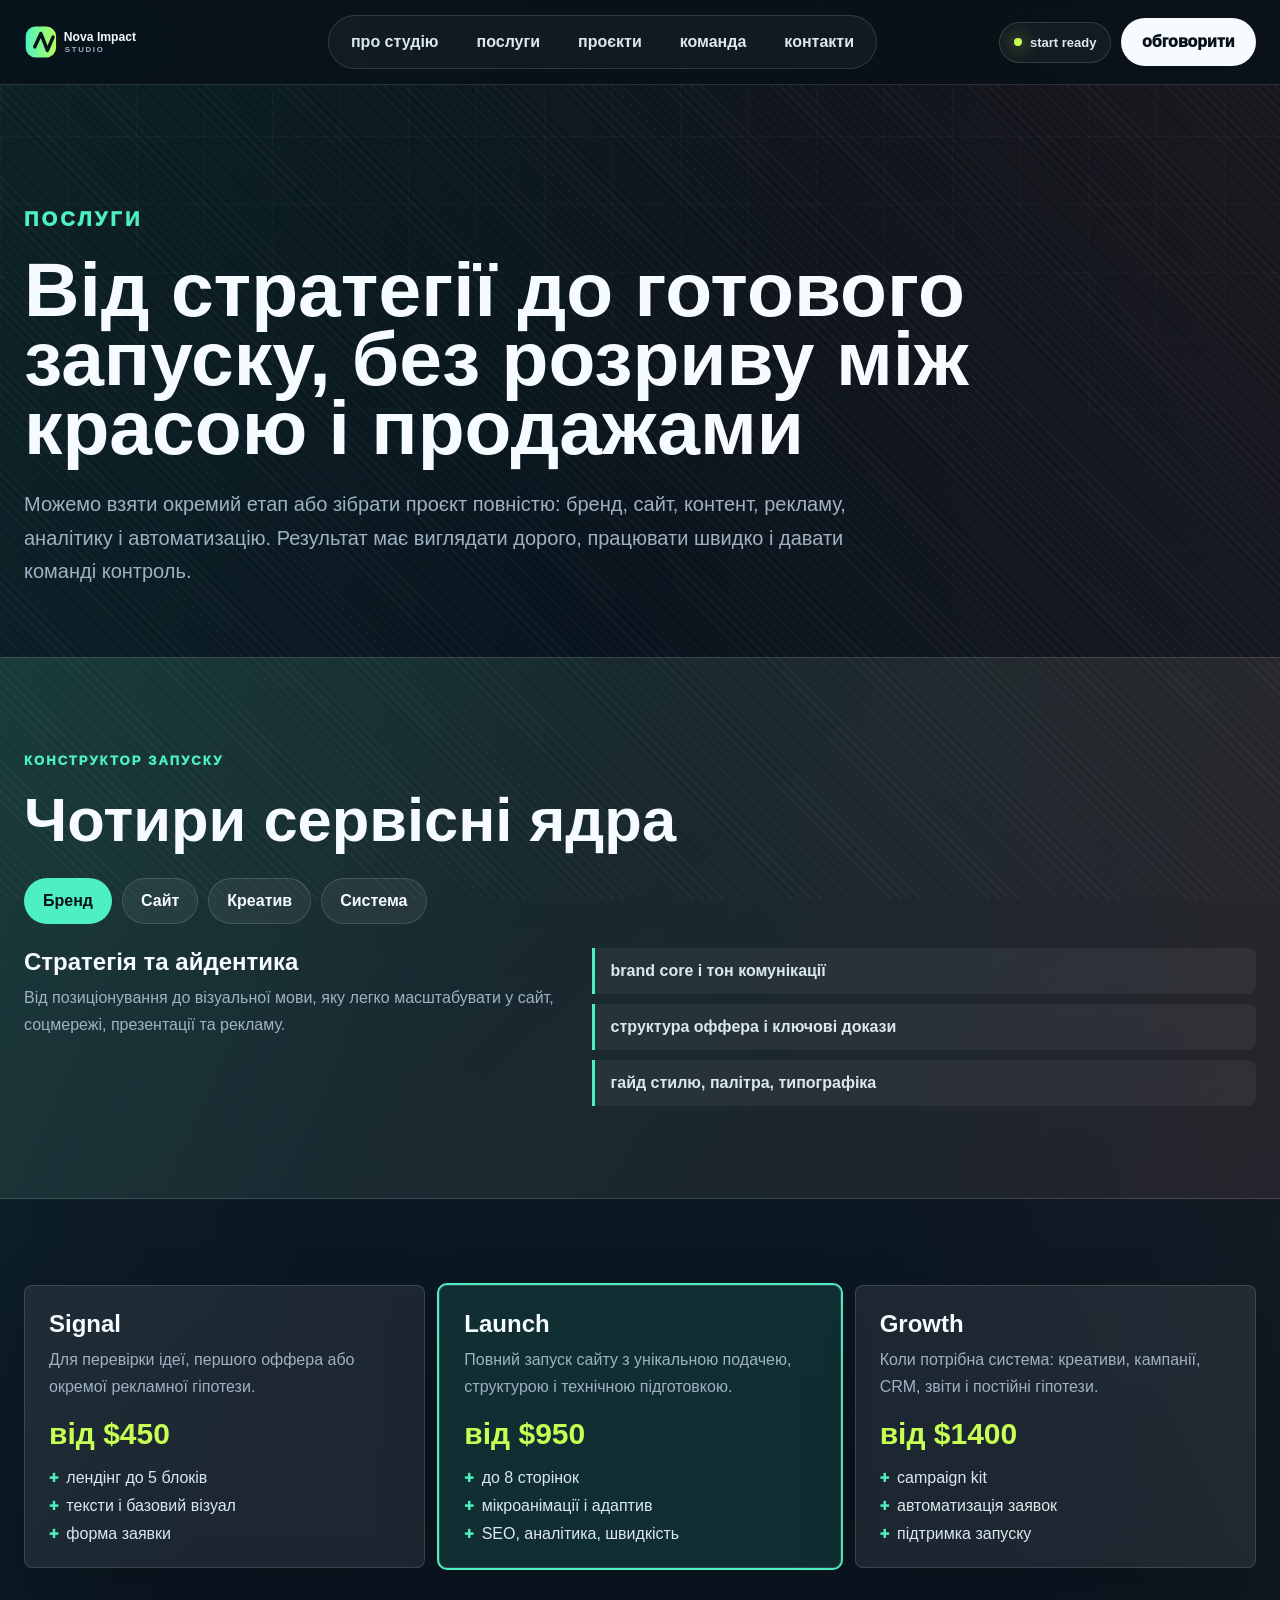
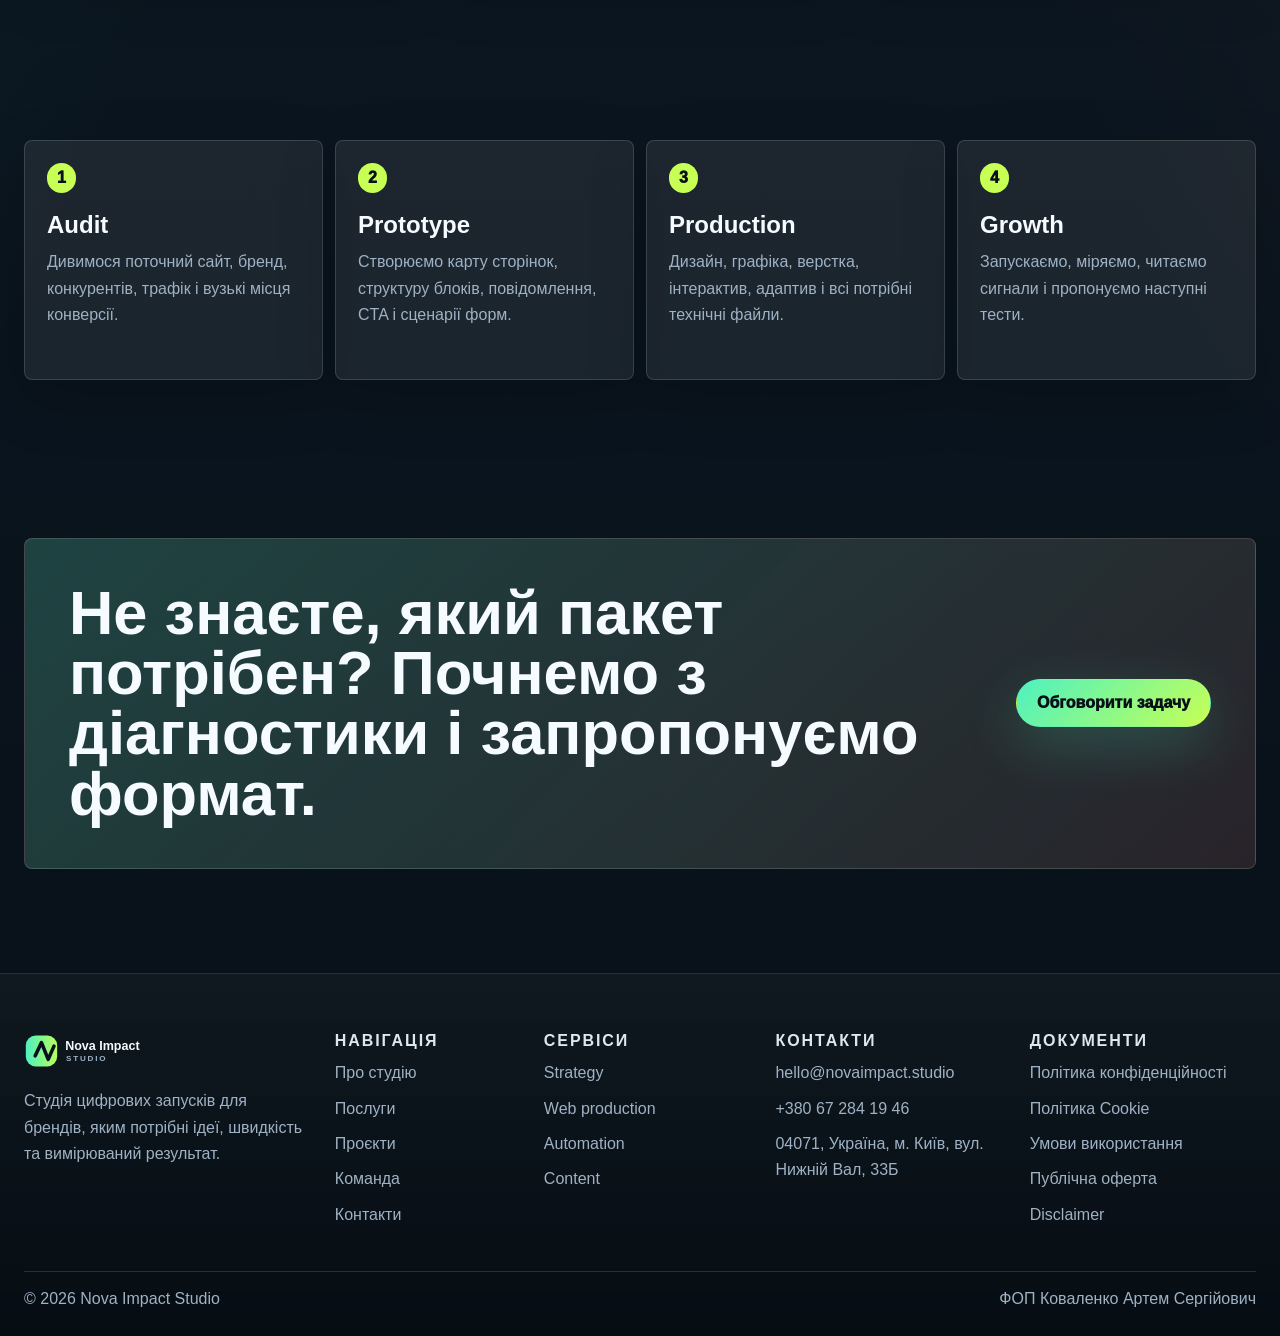
<file: services/index.html>
<!doctype html>
<html lang="uk-UA">
  <head>
    <meta charset="UTF-8" />
    <meta name="viewport" content="width=device-width, initial-scale=1.0" />
    <meta name="generator" content="WordPress 6.8.2" />
    <meta name="robots" content="index, follow" />
    <title>Послуги — Nova Impact Studio</title>
    <meta
      name="description"
      content="Стратегія, веб-дизайн, front-end, контент, кампанії та автоматизація запусків."
    />
    <link rel="canonical" href="https://novaimpact.studio/services/" />
    <link
      rel="icon"
      href="/wp-content/themes/nova-impact/assets/img/favicon.svg"
      type="image/svg+xml"
    />
    <link
      rel="stylesheet"
      href="/wp-content/themes/nova-impact/assets/css/style.css"
    />
    <script defer src="/wp-includes/js/wp-polyfill.min.js"></script>
    <script
      defer
      src="/wp-content/themes/nova-impact/assets/js/main.js"
    ></script>
  </head>
  <body>
    <div class="noise"></div>
    <header class="site-header">
      <div class="wrap nav">
        <a class="brand" href="/"
          ><img
            class="logo"
            src="/wp-content/themes/nova-impact/assets/img/logo.svg"
            alt="Nova Impact Studio" /></a
        ><button
          class="burger"
          aria-label="Відкрити меню"
          aria-expanded="false"
        >
          <span></span><span></span>
        </button>
        <nav class="menu" aria-label="Головне меню">
          <a href="/about/">про студію</a><a href="/services/">послуги</a
          ><a href="/cases/">проєкти</a><a href="/career/">команда</a
          ><a href="/contacts/">контакти</a>
        </nav>
        <div class="header-tools">
          <span class="status-pill">start ready</span
          ><a class="nav-cta magnetic" href="/contacts/">обговорити</a>
        </div>
      </div>
    </header>
    <main>
      <section class="page-hero wrap reveal-now">
        <p class="eyebrow">послуги</p>
        <h1>
          Від стратегії до готового запуску, без розриву між красою і продажами
        </h1>
        <p>
          Можемо взяти окремий етап або зібрати проєкт повністю: бренд, сайт,
          контент, рекламу, аналітику і автоматизацію. Результат має виглядати
          дорого, працювати швидко і давати команді контроль.
        </p>
      </section>
      <section class="services-band reveal">
        <div class="wrap">
          <p class="eyebrow">конструктор запуску</p>
          <h2>Чотири сервісні ядра</h2>
          <div class="service-tabs">
            <button class="active" data-tab="brand">Бренд</button
            ><button data-tab="web">Сайт</button
            ><button data-tab="ads">Креатив</button
            ><button data-tab="auto">Система</button>
          </div>
          <div class="tab-panels">
            <article class="active" data-panel="brand">
              <div>
                <h3>Стратегія та айдентика</h3>
                <p>
                  Від позиціонування до візуальної мови, яку легко масштабувати
                  у сайт, соцмережі, презентації та рекламу.
                </p>
              </div>
              <ul class="tab-list">
                <li>brand core і тон комунікації</li>
                <li>структура оффера і ключові докази</li>
                <li>гайд стилю, палітра, типографіка</li>
              </ul>
            </article>
            <article data-panel="web">
              <div>
                <h3>Веб-продакшн</h3>
                <p>
                  Створюємо сторінки з логікою, адаптивом, швидкістю, анімаціями
                  і модульною структурою файлів.
                </p>
              </div>
              <ul class="tab-list">
                <li>лендінги, корпоративні сайти, каталоги</li>
                <li>HTML/CSS/JS, SEO-база, доступність</li>
                <li>форми, події, технічний запуск</li>
              </ul>
            </article>
            <article data-panel="ads">
              <div>
                <h3>Креативи та кампанії</h3>
                <p>
                  Пакуємо повідомлення в рекламні зв’язки, які можна тестувати,
                  порівнювати і масштабувати.
                </p>
              </div>
              <ul class="tab-list">
                <li>банери, відео-сценарії, UGC-сценарії</li>
                <li>A/B-перші екрани і CTA</li>
                <li>посадкові сторінки під гіпотези</li>
              </ul>
            </article>
            <article data-panel="auto">
              <div>
                <h3>Автоматизація росту</h3>
                <p>
                  Прибираємо хаос із заявок, повідомлень, таблиць і звітів, щоб
                  команда бачила реальні сигнали.
                </p>
              </div>
              <ul class="tab-list">
                <li>CRM, email, Telegram alerts</li>
                <li>GA4, Pixel, conversion events</li>
                <li>дашборд і щотижневі growth-нотатки</li>
              </ul>
            </article>
          </div>
        </div>
      </section>
      <section class="section wrap price-grid reveal">
        <article>
          <h3>Signal</h3>
          <p>
            Для перевірки ідеї, першого оффера або окремої рекламної гіпотези.
          </p>
          <b>від $450</b>
          <ul>
            <li>лендінг до 5 блоків</li>
            <li>тексти і базовий візуал</li>
            <li>форма заявки</li>
          </ul>
        </article>
        <article class="featured">
          <h3>Launch</h3>
          <p>
            Повний запуск сайту з унікальною подачею, структурою і технічною
            підготовкою.
          </p>
          <b>від $950</b>
          <ul>
            <li>до 8 сторінок</li>
            <li>мікроанімації і адаптив</li>
            <li>SEO, аналітика, швидкість</li>
          </ul>
        </article>
        <article>
          <h3>Growth</h3>
          <p>
            Коли потрібна система: креативи, кампанії, CRM, звіти і постійні
            гіпотези.
          </p>
          <b>від $1400</b>
          <ul>
            <li>campaign kit</li>
            <li>автоматизація заявок</li>
            <li>підтримка запуску</li>
          </ul>
        </article>
      </section>
      <section class="section wrap timeline reveal">
        <article class="timeline-card">
          <h3>Audit</h3>
          <p>
            Дивимося поточний сайт, бренд, конкурентів, трафік і вузькі місця
            конверсії.
          </p>
        </article>
        <article class="timeline-card">
          <h3>Prototype</h3>
          <p>
            Створюємо карту сторінок, структуру блоків, повідомлення, CTA і
            сценарії форм.
          </p>
        </article>
        <article class="timeline-card">
          <h3>Production</h3>
          <p>
            Дизайн, графіка, верстка, інтерактив, адаптив і всі потрібні
            технічні файли.
          </p>
        </article>
        <article class="timeline-card">
          <h3>Growth</h3>
          <p>
            Запускаємо, міряємо, читаємо сигнали і пропонуємо наступні тести.
          </p>
        </article>
      </section>
      <section class="cta wrap reveal">
        <h2>
          Не знаєте, який пакет потрібен? Почнемо з діагностики і запропонуємо
          формат.
        </h2>
        <a class="btn primary magnetic" href="/contacts/">Обговорити задачу</a>
      </section>
    </main>
    <footer class="site-footer">
      <div class="wrap footer-grid">
        <div>
          <img
            class="footer-logo"
            src="/wp-content/themes/nova-impact/assets/img/logo.svg"
            alt="Nova Impact Studio"
          />
          <p>
            Студія цифрових запусків для брендів, яким потрібні ідеї, швидкість
            та вимірюваний результат.
          </p>
        </div>
        <div>
          <h3>Навігація</h3>
          <a href="/about/">Про студію</a><a href="/services/">Послуги</a
          ><a href="/cases/">Проєкти</a><a href="/career/">Команда</a
          ><a href="/contacts/">Контакти</a>
        </div>
        <div>
          <h3>Сервіси</h3>
          <a href="/services/">Strategy</a
          ><a href="/services/">Web production</a
          ><a href="/services/">Automation</a><a href="/services/">Content</a>
        </div>
        <div>
          <h3>Контакти</h3>
          <a href="mailto:hello@novaimpact.studio">hello@novaimpact.studio</a
          ><a href="tel:+380672841946">+380 67 284 19 46</a>
          <p>04071, Україна, м. Київ, вул. Нижній Вал, 33Б</p>
        </div>
        <div>
          <h3>Документи</h3>
          <a href="/privacy-policy/">Політика конфіденційності</a
          ><a href="/cookie-policy/">Політика Cookie</a
          ><a href="/terms-and-conditions/">Умови використання</a
          ><a href="/offer-agreement/">Публічна оферта</a
          ><a href="/disclaimer/">Disclaimer</a>
        </div>
      </div>
      <div class="wrap footer-bottom">
        <span>© 2026 Nova Impact Studio</span
        ><span>ФОП Коваленко Артем Сергійович</span>
      </div>
    </footer>
  </body>
</html>
</file>
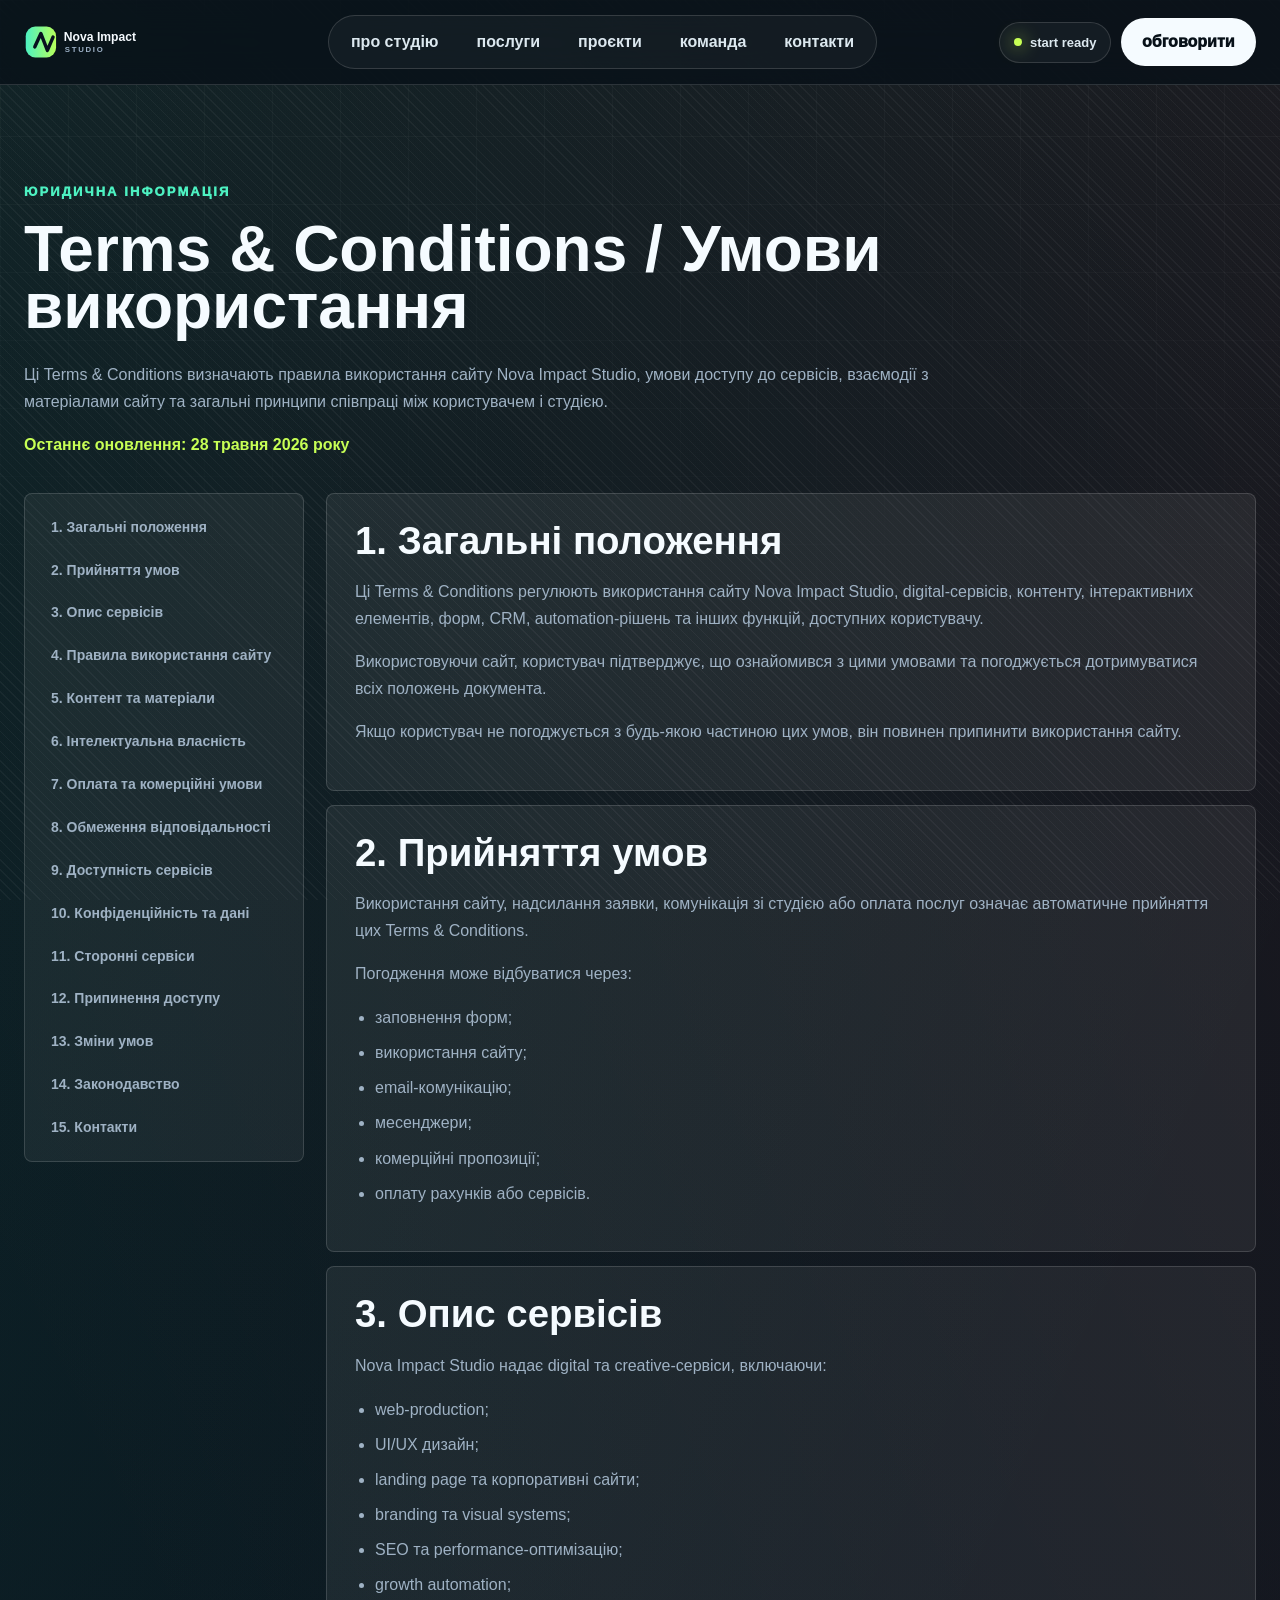
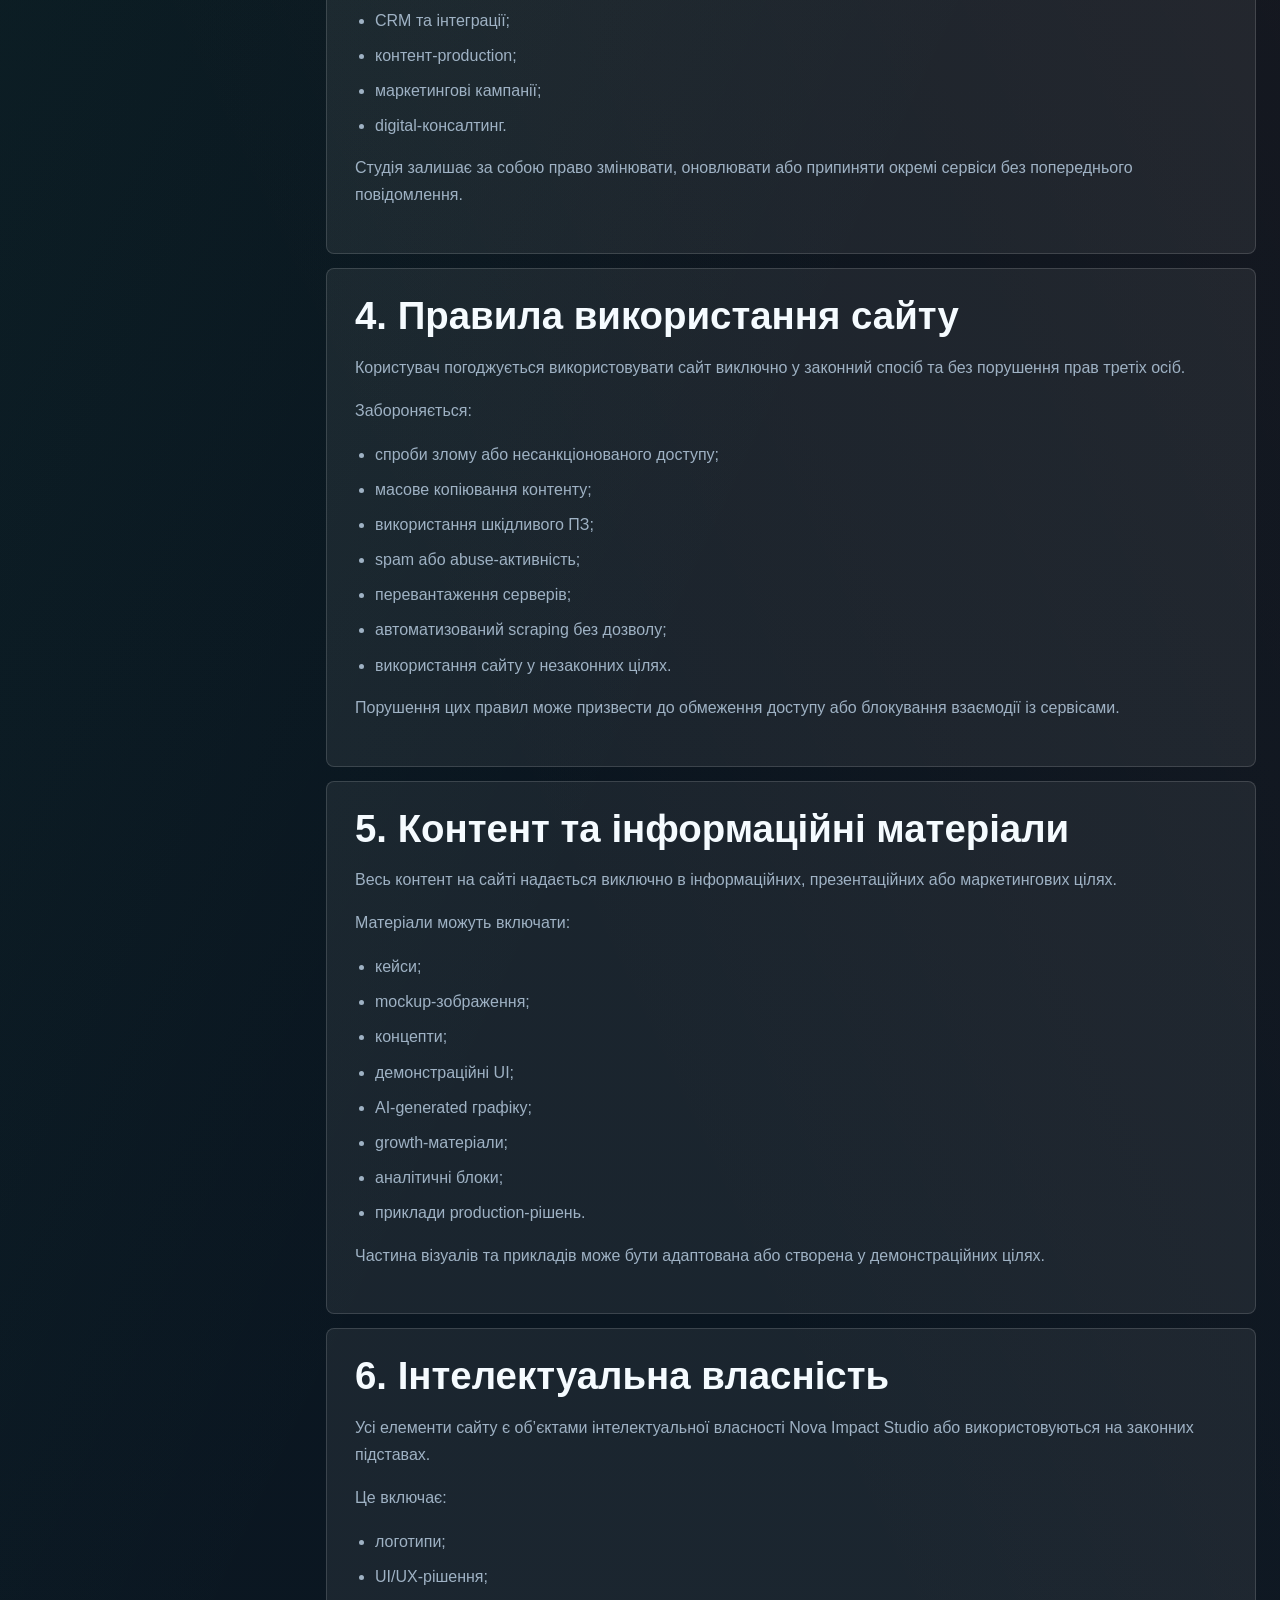
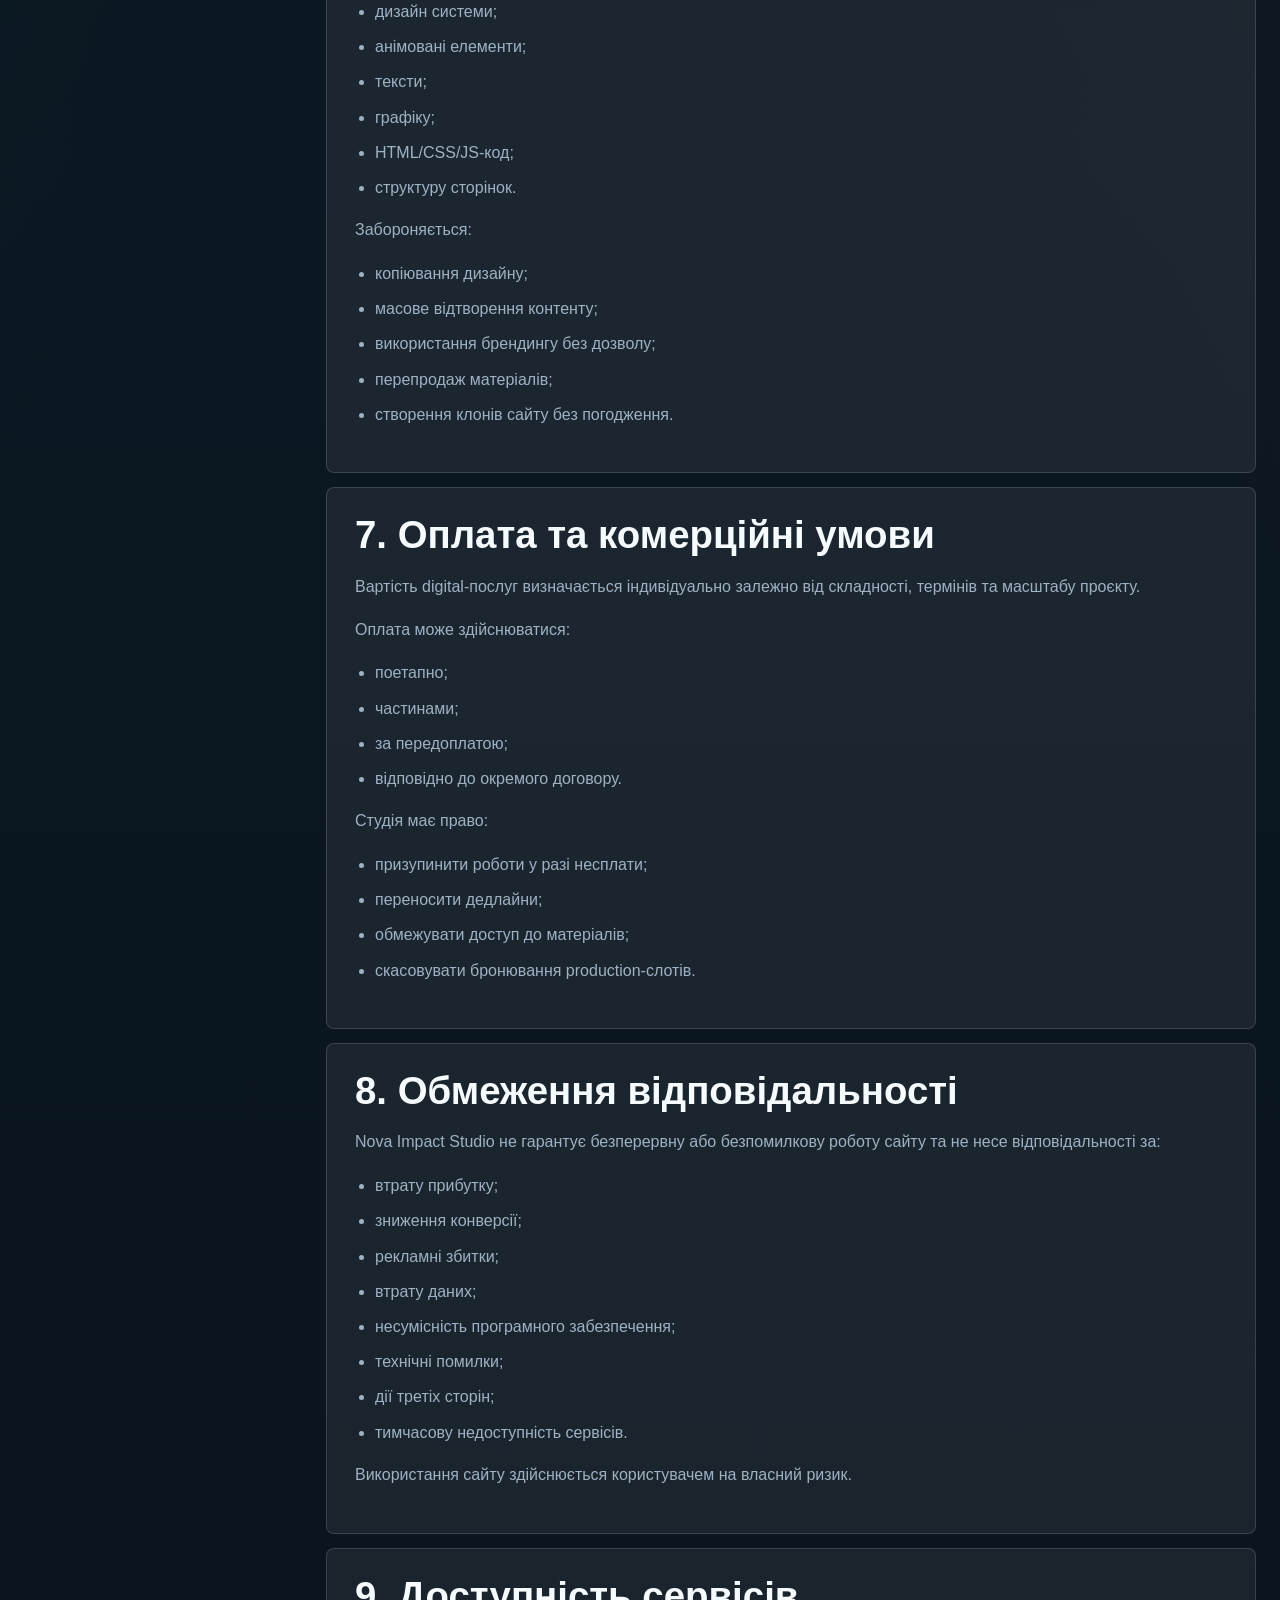
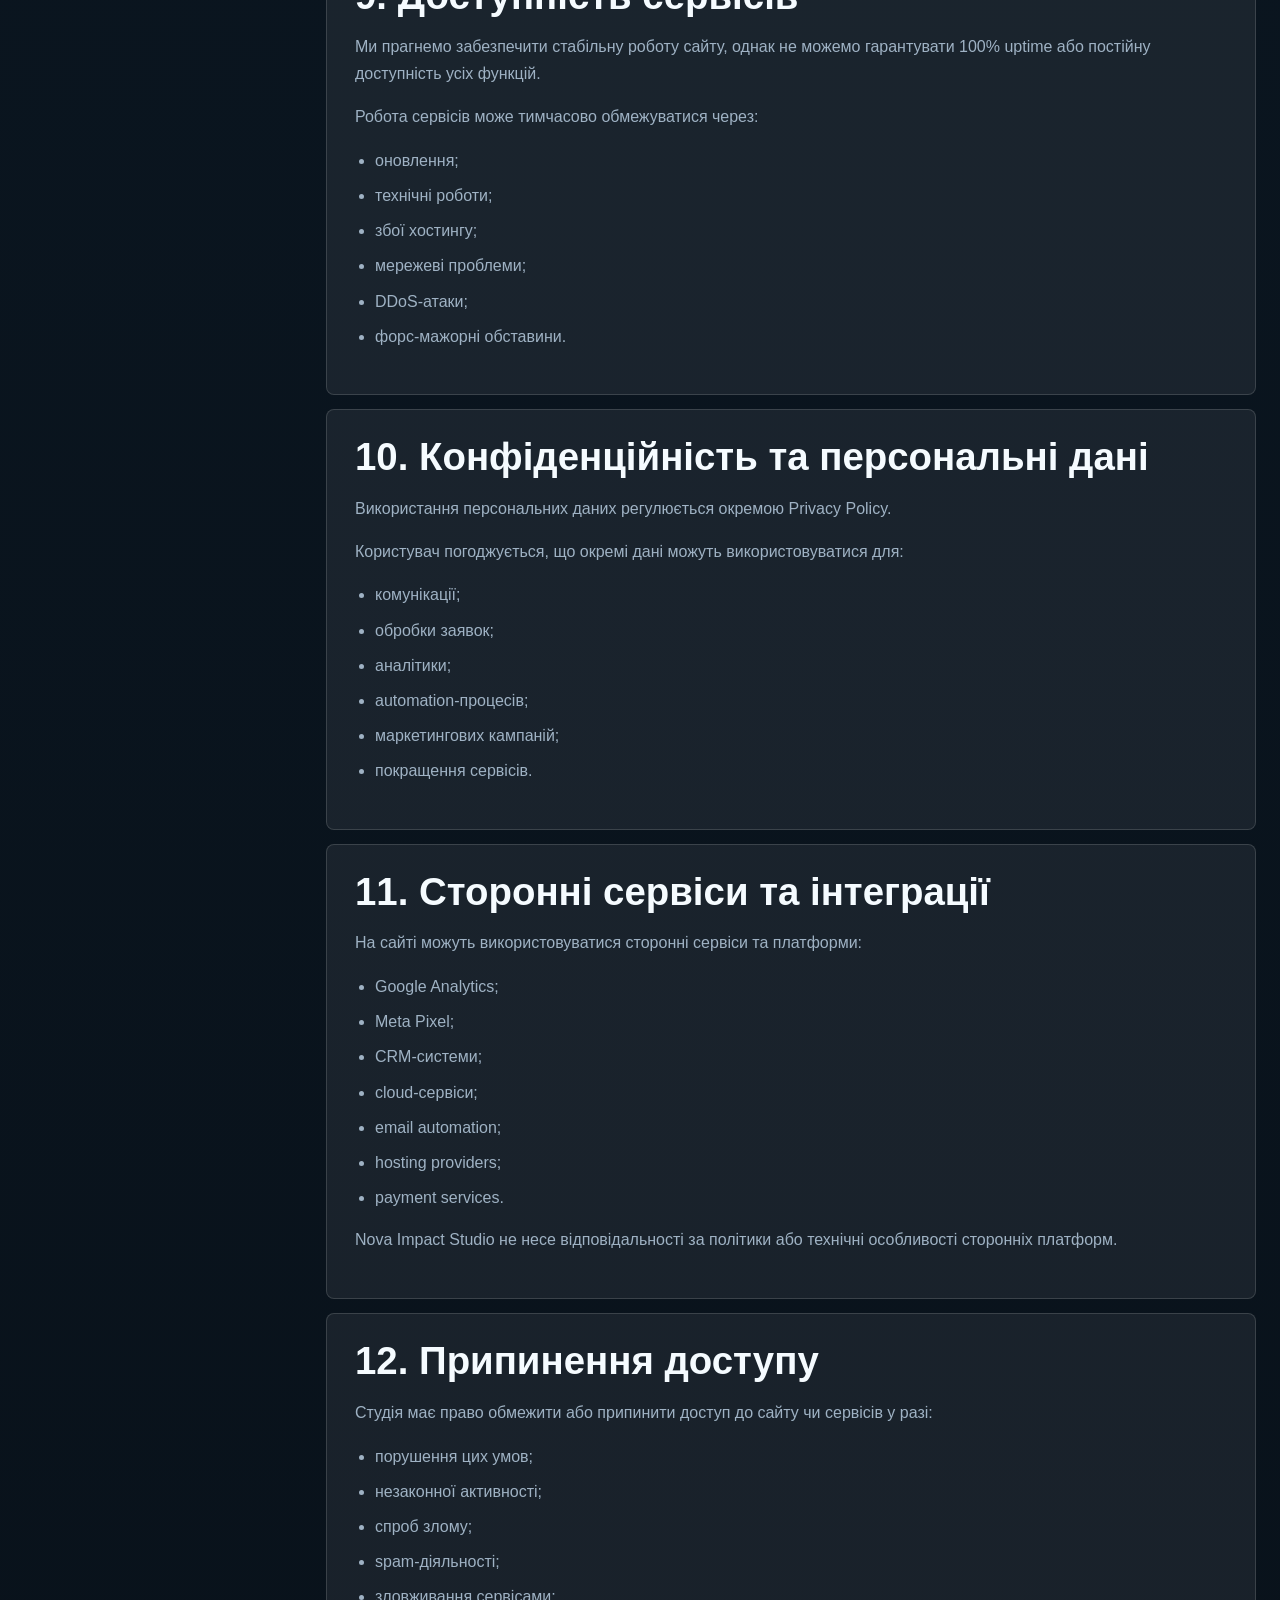
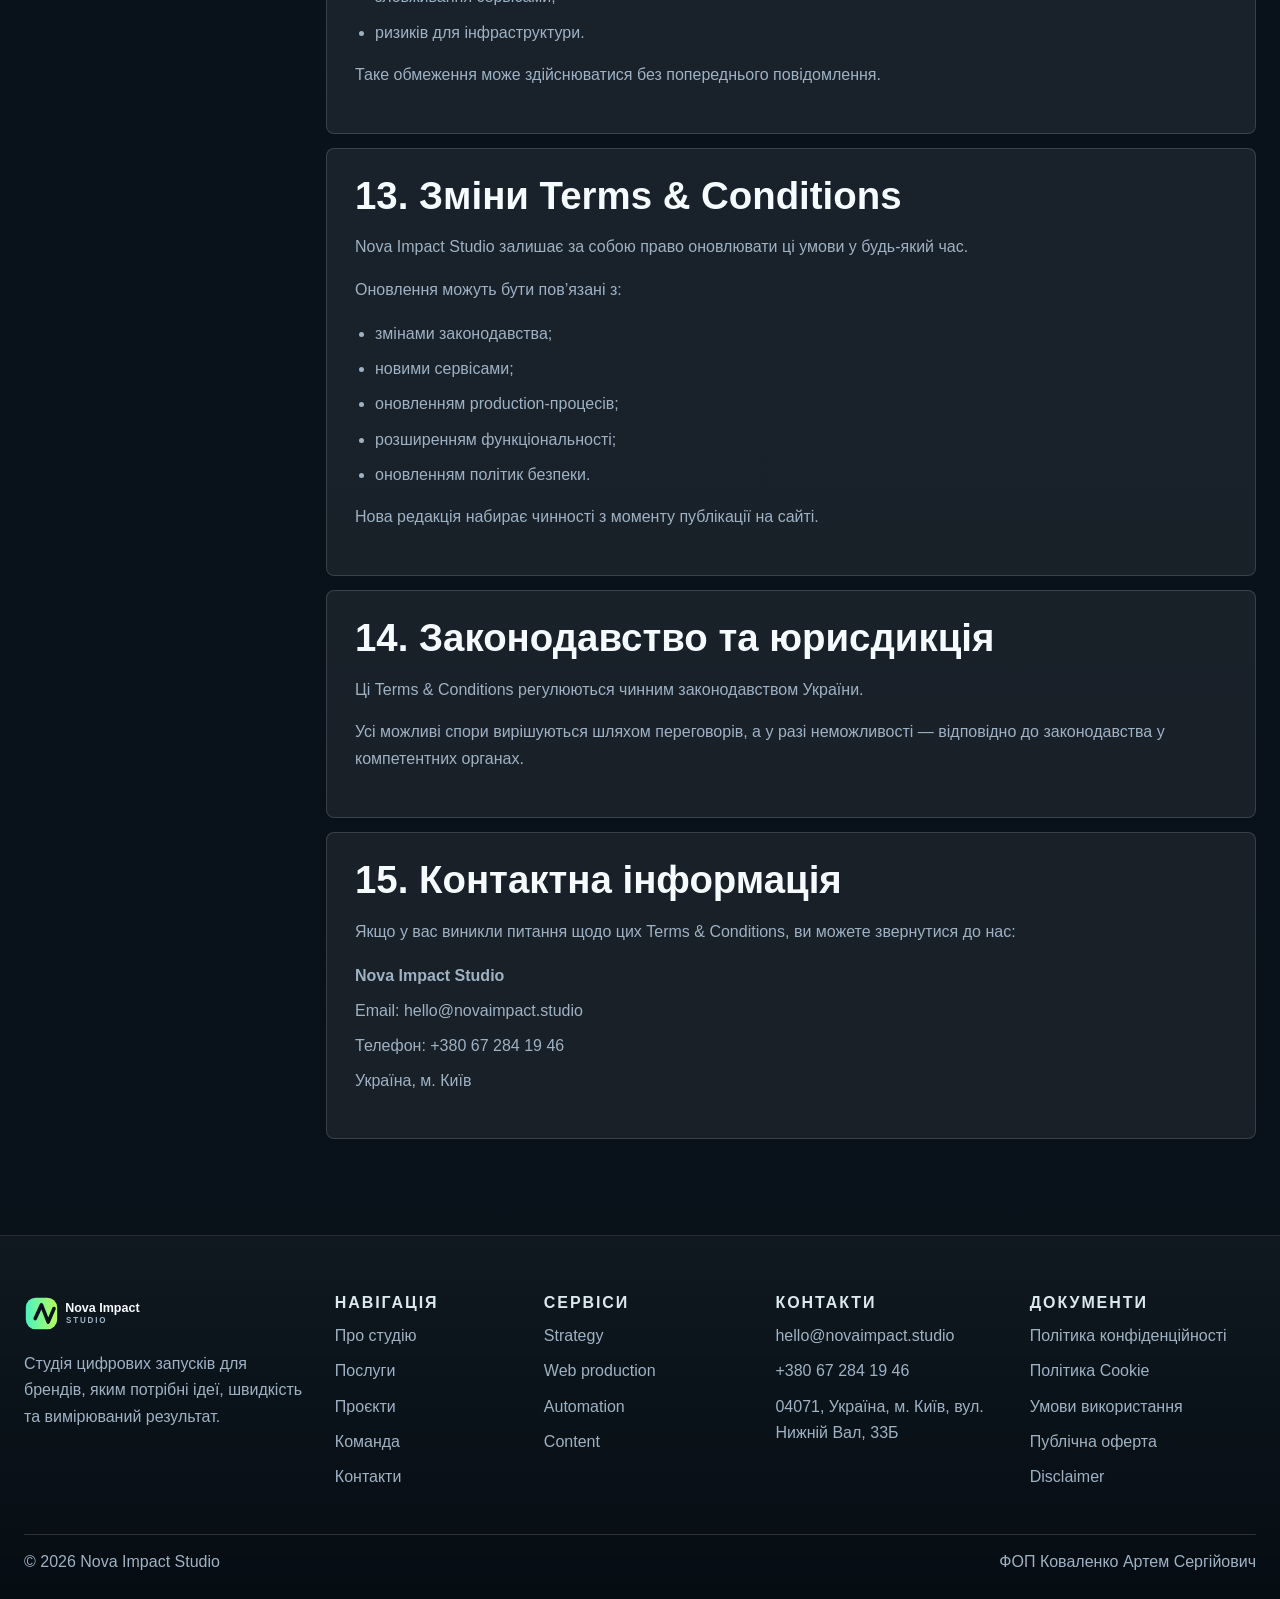
<file: terms-and-conditions/index.html>
<!doctype html>
<html lang="uk-UA">
  <head>
    <meta charset="UTF-8" />
    <meta name="viewport" content="width=device-width, initial-scale=1.0" />
    <meta name="generator" content="WordPress 6.8.2" />
    <meta name="robots" content="index, follow" />
    <title>Умови використання — Nova Impact Studio</title>
    <meta name="description" content="Умови використання сайту Nova Impact Studio, правила доступу, контенту, відповідальності та контактів." />
    <link rel="canonical" href="https://novaimpact.studio/terms-and-conditions/" />
    <link
      rel="icon"
      href="/wp-content/themes/nova-impact/assets/img/favicon.svg"
      type="image/svg+xml"
    />
    <link
      rel="stylesheet"
      href="/wp-content/themes/nova-impact/assets/css/style.css"
    />
    <script defer src="/wp-includes/js/wp-polyfill.min.js"></script>
    <script
      defer
      src="/wp-content/themes/nova-impact/assets/js/main.js"
    ></script>
  </head>
  <body>
    <div class="noise"></div>
    <header class="site-header">
      <div class="wrap nav">
        <a class="brand" href="/"
          ><img
            class="logo"
            src="/wp-content/themes/nova-impact/assets/img/logo.svg"
            alt="Nova Impact Studio" /></a
        ><button
          class="burger"
          aria-label="Відкрити меню"
          aria-expanded="false"
        >
          <span></span><span></span>
        </button>
        <nav class="menu" aria-label="Головне меню">
          <a href="/about/">про студію</a
          ><a href="/services/">послуги</a
          ><a href="/cases/">проєкти</a><a href="/career/">команда</a
          ><a href="/contacts/">контакти</a>
        </nav>
        <div class="header-tools">
          <span class="status-pill">start ready</span
          ><a class="nav-cta magnetic" href="/contacts/">обговорити</a>
        </div>
      </div>
    </header>
    <main>
      <section class="legal-page wrap">
        <div class="legal-hero reveal-now">
          <p class="eyebrow">юридична інформація</p>
          <h1>Terms & Conditions / Умови використання</h1>
          <p>
            Ці Terms & Conditions визначають правила використання сайту Nova
            Impact Studio, умови доступу до сервісів, взаємодії з матеріалами
            сайту та загальні принципи співпраці між користувачем і студією.
          </p>
          <p class="policy-updated">Останнє оновлення: 28 травня 2026 року</p>
        </div>

        <div class="legal-layout">
          <aside class="legal-sidebar">
            <nav>
              <a href="#general">1. Загальні положення</a>
              <a href="#acceptance">2. Прийняття умов</a>
              <a href="#services">3. Опис сервісів</a>
              <a href="#usage">4. Правила використання сайту</a>
              <a href="#content">5. Контент та матеріали</a>
              <a href="#ip">6. Інтелектуальна власність</a>
              <a href="#payments">7. Оплата та комерційні умови</a>
              <a href="#liability">8. Обмеження відповідальності</a>
              <a href="#availability">9. Доступність сервісів</a>
              <a href="#privacy">10. Конфіденційність та дані</a>
              <a href="#third-party">11. Сторонні сервіси</a>
              <a href="#termination">12. Припинення доступу</a>
              <a href="#changes">13. Зміни умов</a>
              <a href="#law">14. Законодавство</a>
              <a href="#contacts">15. Контакти</a>
            </nav>
          </aside>

          <div class="legal-content">
            <section id="general" class="legal-card">
              <h2>1. Загальні положення</h2>

              <p>
                Ці Terms & Conditions регулюють використання сайту Nova Impact
                Studio, digital-сервісів, контенту, інтерактивних елементів,
                форм, CRM, automation-рішень та інших функцій, доступних
                користувачу.
              </p>

              <p>
                Використовуючи сайт, користувач підтверджує, що ознайомився з
                цими умовами та погоджується дотримуватися всіх положень
                документа.
              </p>

              <p>
                Якщо користувач не погоджується з будь-якою частиною цих умов,
                він повинен припинити використання сайту.
              </p>
            </section>

            <section id="acceptance" class="legal-card">
              <h2>2. Прийняття умов</h2>

              <p>
                Використання сайту, надсилання заявки, комунікація зі студією
                або оплата послуг означає автоматичне прийняття цих Terms &
                Conditions.
              </p>

              <p>Погодження може відбуватися через:</p>

              <ul>
                <li>заповнення форм;</li>
                <li>використання сайту;</li>
                <li>email-комунікацію;</li>
                <li>месенджери;</li>
                <li>комерційні пропозиції;</li>
                <li>оплату рахунків або сервісів.</li>
              </ul>
            </section>

            <section id="services" class="legal-card">
              <h2>3. Опис сервісів</h2>

              <p>
                Nova Impact Studio надає digital та creative-сервіси, включаючи:
              </p>

              <ul>
                <li>web-production;</li>
                <li>UI/UX дизайн;</li>
                <li>landing page та корпоративні сайти;</li>
                <li>branding та visual systems;</li>
                <li>SEO та performance-оптимізацію;</li>
                <li>growth automation;</li>
                <li>CRM та інтеграції;</li>
                <li>контент-production;</li>
                <li>маркетингові кампанії;</li>
                <li>digital-консалтинг.</li>
              </ul>

              <p>
                Студія залишає за собою право змінювати, оновлювати або
                припиняти окремі сервіси без попереднього повідомлення.
              </p>
            </section>

            <section id="usage" class="legal-card">
              <h2>4. Правила використання сайту</h2>

              <p>
                Користувач погоджується використовувати сайт виключно у законний
                спосіб та без порушення прав третіх осіб.
              </p>

              <p>Забороняється:</p>

              <ul>
                <li>спроби злому або несанкціонованого доступу;</li>
                <li>масове копіювання контенту;</li>
                <li>використання шкідливого ПЗ;</li>
                <li>spam або abuse-активність;</li>
                <li>перевантаження серверів;</li>
                <li>автоматизований scraping без дозволу;</li>
                <li>використання сайту у незаконних цілях.</li>
              </ul>

              <p>
                Порушення цих правил може призвести до обмеження доступу або
                блокування взаємодії із сервісами.
              </p>
            </section>

            <section id="content" class="legal-card">
              <h2>5. Контент та інформаційні матеріали</h2>

              <p>
                Весь контент на сайті надається виключно в інформаційних,
                презентаційних або маркетингових цілях.
              </p>

              <p>Матеріали можуть включати:</p>

              <ul>
                <li>кейси;</li>
                <li>mockup-зображення;</li>
                <li>концепти;</li>
                <li>демонстраційні UI;</li>
                <li>AI-generated графіку;</li>
                <li>growth-матеріали;</li>
                <li>аналітичні блоки;</li>
                <li>приклади production-рішень.</li>
              </ul>

              <p>
                Частина візуалів та прикладів може бути адаптована або створена
                у демонстраційних цілях.
              </p>
            </section>

            <section id="ip" class="legal-card">
              <h2>6. Інтелектуальна власність</h2>

              <p>
                Усі елементи сайту є об’єктами інтелектуальної власності Nova
                Impact Studio або використовуються на законних підставах.
              </p>

              <p>Це включає:</p>

              <ul>
                <li>логотипи;</li>
                <li>UI/UX-рішення;</li>
                <li>дизайн системи;</li>
                <li>анімовані елементи;</li>
                <li>тексти;</li>
                <li>графіку;</li>
                <li>HTML/CSS/JS-код;</li>
                <li>структуру сторінок.</li>
              </ul>

              <p>Забороняється:</p>

              <ul>
                <li>копіювання дизайну;</li>
                <li>масове відтворення контенту;</li>
                <li>використання брендингу без дозволу;</li>
                <li>перепродаж матеріалів;</li>
                <li>створення клонів сайту без погодження.</li>
              </ul>
            </section>

            <section id="payments" class="legal-card">
              <h2>7. Оплата та комерційні умови</h2>

              <p>
                Вартість digital-послуг визначається індивідуально залежно від
                складності, термінів та масштабу проєкту.
              </p>

              <p>Оплата може здійснюватися:</p>

              <ul>
                <li>поетапно;</li>
                <li>частинами;</li>
                <li>за передоплатою;</li>
                <li>відповідно до окремого договору.</li>
              </ul>

              <p>Студія має право:</p>

              <ul>
                <li>призупинити роботи у разі несплати;</li>
                <li>переносити дедлайни;</li>
                <li>обмежувати доступ до матеріалів;</li>
                <li>скасовувати бронювання production-слотів.</li>
              </ul>
            </section>

            <section id="liability" class="legal-card">
              <h2>8. Обмеження відповідальності</h2>

              <p>
                Nova Impact Studio не гарантує безперервну або безпомилкову
                роботу сайту та не несе відповідальності за:
              </p>

              <ul>
                <li>втрату прибутку;</li>
                <li>зниження конверсії;</li>
                <li>рекламні збитки;</li>
                <li>втрату даних;</li>
                <li>несумісність програмного забезпечення;</li>
                <li>технічні помилки;</li>
                <li>дії третіх сторін;</li>
                <li>тимчасову недоступність сервісів.</li>
              </ul>

              <p>
                Використання сайту здійснюється користувачем на власний ризик.
              </p>
            </section>

            <section id="availability" class="legal-card">
              <h2>9. Доступність сервісів</h2>

              <p>
                Ми прагнемо забезпечити стабільну роботу сайту, однак не можемо
                гарантувати 100% uptime або постійну доступність усіх функцій.
              </p>

              <p>Робота сервісів може тимчасово обмежуватися через:</p>

              <ul>
                <li>оновлення;</li>
                <li>технічні роботи;</li>
                <li>збої хостингу;</li>
                <li>мережеві проблеми;</li>
                <li>DDoS-атаки;</li>
                <li>форс-мажорні обставини.</li>
              </ul>
            </section>

            <section id="privacy" class="legal-card">
              <h2>10. Конфіденційність та персональні дані</h2>

              <p>
                Використання персональних даних регулюється окремою Privacy
                Policy.
              </p>

              <p>
                Користувач погоджується, що окремі дані можуть використовуватися
                для:
              </p>

              <ul>
                <li>комунікації;</li>
                <li>обробки заявок;</li>
                <li>аналітики;</li>
                <li>automation-процесів;</li>
                <li>маркетингових кампаній;</li>
                <li>покращення сервісів.</li>
              </ul>
            </section>

            <section id="third-party" class="legal-card">
              <h2>11. Сторонні сервіси та інтеграції</h2>

              <p>
                На сайті можуть використовуватися сторонні сервіси та платформи:
              </p>

              <ul>
                <li>Google Analytics;</li>
                <li>Meta Pixel;</li>
                <li>CRM-системи;</li>
                <li>cloud-сервіси;</li>
                <li>email automation;</li>
                <li>hosting providers;</li>
                <li>payment services.</li>
              </ul>

              <p>
                Nova Impact Studio не несе відповідальності за політики або
                технічні особливості сторонніх платформ.
              </p>
            </section>

            <section id="termination" class="legal-card">
              <h2>12. Припинення доступу</h2>

              <p>
                Студія має право обмежити або припинити доступ до сайту чи
                сервісів у разі:
              </p>

              <ul>
                <li>порушення цих умов;</li>
                <li>незаконної активності;</li>
                <li>спроб злому;</li>
                <li>spam-діяльності;</li>
                <li>зловживання сервісами;</li>
                <li>ризиків для інфраструктури.</li>
              </ul>

              <p>
                Таке обмеження може здійснюватися без попереднього повідомлення.
              </p>
            </section>

            <section id="changes" class="legal-card">
              <h2>13. Зміни Terms & Conditions</h2>

              <p>
                Nova Impact Studio залишає за собою право оновлювати ці умови у
                будь-який час.
              </p>

              <p>Оновлення можуть бути пов’язані з:</p>

              <ul>
                <li>змінами законодавства;</li>
                <li>новими сервісами;</li>
                <li>оновленням production-процесів;</li>
                <li>розширенням функціональності;</li>
                <li>оновленням політик безпеки.</li>
              </ul>

              <p>
                Нова редакція набирає чинності з моменту публікації на сайті.
              </p>
            </section>

            <section id="law" class="legal-card">
              <h2>14. Законодавство та юрисдикція</h2>

              <p>
                Ці Terms & Conditions регулюються чинним законодавством України.
              </p>

              <p>
                Усі можливі спори вирішуються шляхом переговорів, а у разі
                неможливості — відповідно до законодавства у компетентних
                органах.
              </p>
            </section>

            <section id="contacts" class="legal-card">
              <h2>15. Контактна інформація</h2>

              <p>
                Якщо у вас виникли питання щодо цих Terms & Conditions, ви
                можете звернутися до нас:
              </p>

              <ul class="contact-list">
                <li><strong>Nova Impact Studio</strong></li>
                <li>Email: hello@novaimpact.studio</li>
                <li>Телефон: +380 67 284 19 46</li>
                <li>Україна, м. Київ</li>
              </ul>
            </section>
          </div>
        </div>
      </section>
    </main>
      <footer class="site-footer"><div class="wrap footer-grid"><div><img class="footer-logo" src="/wp-content/themes/nova-impact/assets/img/logo.svg" alt="Nova Impact Studio" /><p>Студія цифрових запусків для брендів, яким потрібні ідеї, швидкість та вимірюваний результат.</p></div><div><h3>Навігація</h3><a href="/about/">Про студію</a><a href="/services/">Послуги</a><a href="/cases/">Проєкти</a><a href="/career/">Команда</a><a href="/contacts/">Контакти</a></div><div><h3>Сервіси</h3><a href="/services/">Strategy</a><a href="/services/">Web production</a><a href="/services/">Automation</a><a href="/services/">Content</a></div><div><h3>Контакти</h3><a href="mailto:hello@novaimpact.studio">hello@novaimpact.studio</a><a href="tel:+380672841946">+380 67 284 19 46</a><p>04071, Україна, м. Київ, вул. Нижній Вал, 33Б</p></div><div><h3>Документи</h3><a href="/privacy-policy/">Політика конфіденційності</a><a href="/cookie-policy/">Політика Cookie</a><a href="/terms-and-conditions/">Умови використання</a><a href="/offer-agreement/">Публічна оферта</a><a href="/disclaimer/">Disclaimer</a></div></div><div class="wrap footer-bottom"><span>© 2026 Nova Impact Studio</span><span>ФОП Коваленко Артем Сергійович</span></div></footer>
  </body>
</html>
</file>
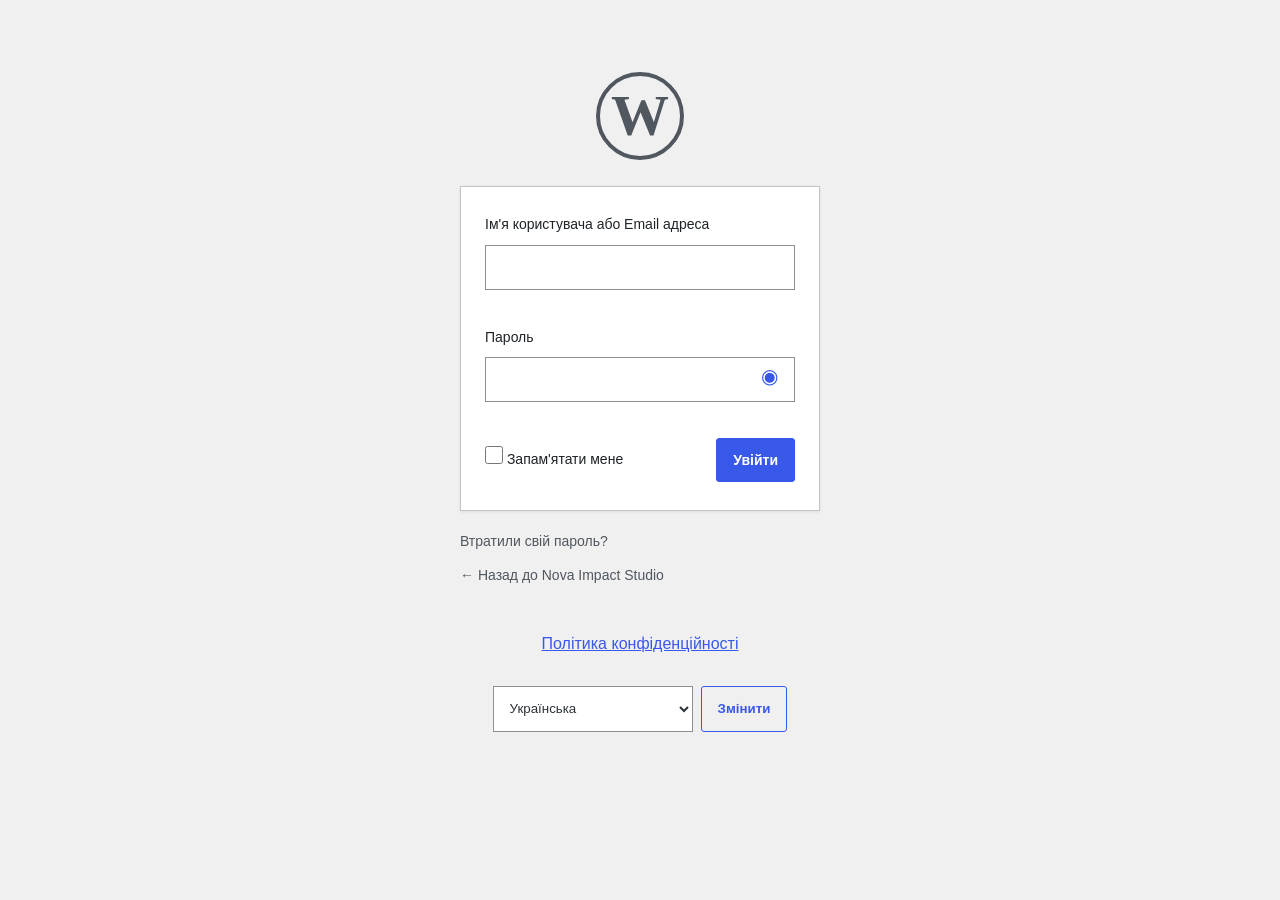
<file: wp-admin/index.html>
<!doctype html>
<html lang="uk-UA">
  <head>
    <meta charset="UTF-8" />
    <meta name="viewport" content="width=device-width, initial-scale=1.0" />
    <meta name="generator" content="WordPress 6.8.2" />
    <meta name="robots" content="noindex, nofollow" />
    <title>Увійти ‹ Nova Impact Studio — WordPress</title>
    <meta name="description" content="WordPress admin login" />
    <link
      rel="icon"
      href="/wp-content/themes/nova-impact/assets/img/favicon.svg"
      type="image/svg+xml"
    />
    <link
      rel="stylesheet"
      href="/wp-content/themes/nova-impact/assets/css/style.css"
    />
    <script defer src="/wp-includes/js/wp-polyfill.min.js"></script>
    <script
      defer
      src="/wp-content/themes/nova-impact/assets/js/main.js"
    ></script>
  </head>
  <body class="wp-login-page login login-action-login wp-core-ui locale-uk">
    <main class="wp-login-wrap" aria-label="WordPress login">
      <div class="wp-logo" aria-label="WordPress">W</div>
      <div id="login_error" class="wp-login-error" role="alert" hidden>
        <strong>Помилка:</strong> Неправильне ім'я користувача, email або
        пароль.
      </div>
      <form
        class="wp-login-card"
        method="post"
        action="/wp-login.php"
        autocomplete="on"
        data-wp-login-form
      >
        <p>
          <label for="user_login">Ім'я користувача або Email адреса</label>
          <input
            type="text"
            name="log"
            id="user_login"
            class="input"
            value=""
            size="20"
            autocapitalize="off"
            autocomplete="username"
          />
        </p>
        <p class="wp-pass-row">
          <label for="user_pass">Пароль</label>
          <input
            type="password"
            name="pwd"
            id="user_pass"
            class="input password-input"
            value=""
            size="20"
            autocomplete="current-password"
          />
          <button class="wp-eye" type="button" aria-label="Показати пароль">
            ◉
          </button>
        </p>
        <div class="wp-login-actions">
          <label class="wp-remember"
            ><input
              name="rememberme"
              type="checkbox"
              id="rememberme"
              value="forever"
            />
            Запам'ятати мене</label
          >
          <button type="submit" class="wp-submit">Увійти</button>
        </div>
      </form>
      <nav class="wp-links" aria-label="Login links">
        <a href="#lostpassword" data-lost-password>Втратили свій пароль?</a>
        <a href="/">← Назад до Nova Impact Studio</a>
      </nav>
      <p class="wp-policy"><a href="#">Політика конфіденційності</a></p>
      <form class="wp-language">
        <select aria-label="Мова">
          <option selected>Українська</option>
          <option>English (United States)</option>
          <option>Русский</option>
        </select>
        <button type="button">Змінити</button>
      </form>
    </main>
    <div class="wp-modal" id="lostpassword-modal" aria-hidden="true" hidden>
      <button
        class="wp-modal-backdrop"
        type="button"
        aria-label="Закрити вікно"
        data-modal-close
      ></button>
      <section
        class="wp-modal-dialog"
        role="dialog"
        aria-modal="true"
        aria-labelledby="lostpassword-title"
      >
        <button
          class="wp-modal-close"
          type="button"
          aria-label="Закрити"
          data-modal-close
        >
          ×
        </button>
        <h2 id="lostpassword-title">Отримати новий пароль</h2>
        <p>
          Введіть ім'я користувача або email адресу. Це демонстраційне вікно,
          тому лист не надсилається.
        </p>
        <label for="lost_user_login">Ім'я користувача або Email адреса</label>
        <input
          type="text"
          id="lost_user_login"
          class="input"
          autocomplete="username"
        />
        <p class="wp-modal-message" role="status" hidden>
          Запит прийнято. Повідомлення надіслано на ваш email.
        </p>
        <div class="wp-modal-actions">
          <button type="button" class="wp-submit" data-reset-submit>
            Отримати новий пароль
          </button>
        </div>
      </section>
    </div>
  </body>
</html>
</file>
<file: wp-content/themes/nova-impact/assets/css/style.css>
:root {
  --bg: #071018;
  --panel: #0e1824;
  --panel-2: #132333;
  --ink: #f5fbff;
  --muted: #9fb2c4;
  --soft: #dce8ef;
  --mint: #4df1c1;
  --lime: #c7ff55;
  --coral: #ff6f5f;
  --amber: #ffd166;
  --violet: #8c6cff;
  --line: rgba(255, 255, 255, .14);
  --glass: rgba(255, 255, 255, .075);
  --shadow: 0 26px 80px rgba(0, 0, 0, .28);
  --max: 1240px;
}

* { box-sizing: border-box; }
html { scroll-behavior: smooth; }
body {
  margin: 0;
  font-family: Inter, Arial, Helvetica, sans-serif;
  background:
    linear-gradient(115deg, rgba(77, 241, 193, .08), transparent 35%),
    linear-gradient(245deg, rgba(255, 111, 95, .08), transparent 38%),
    linear-gradient(180deg, #071018 0%, #0b1722 42%, #081018 100%);
  color: var(--ink);
  overflow-x: hidden;
}
body::before {
  content: "";
  position: fixed;
  inset: 0;
  pointer-events: none;
  z-index: -2;
  background-image:
    linear-gradient(rgba(255,255,255,.045) 1px, transparent 1px),
    linear-gradient(90deg, rgba(255,255,255,.035) 1px, transparent 1px);
  background-size: 68px 68px;
  mask-image: linear-gradient(to bottom, rgba(0,0,0,.9), transparent 82%);
}
.noise {
  position: fixed;
  inset: 0;
  opacity: .045;
  pointer-events: none;
  z-index: -1;
  background-image: repeating-linear-gradient(45deg, #fff 0 1px, transparent 1px 7px);
}

.wrap { width: calc(100% - 48px); max-width: var(--max); margin: auto; }
a { color: inherit; text-decoration: none; }
img { display: block; max-width: 100%; }
h1, h2, h3, p { margin-top: 0; }
h1 {
  font-size: clamp(46px, 6vw, 86px);
  line-height: .9;
  letter-spacing: 0;
  margin-bottom: 26px;
  overflow-wrap: anywhere;
}
h2 {
  font-size: clamp(34px, 4.8vw, 66px);
  line-height: .98;
  letter-spacing: 0;
  margin-bottom: 20px;
}
h3 { font-size: 24px; line-height: 1.15; margin-bottom: 10px; }
p { color: var(--muted); line-height: 1.68; }

.site-header {
  position: sticky;
  top: 0;
  z-index: 40;
  background: rgba(7, 16, 24, .78);
  backdrop-filter: blur(18px);
  border-bottom: 1px solid var(--line);
}
.nav { min-height: 84px; display: flex; align-items: center; justify-content: space-between; gap: 22px; }
.brand { display: inline-flex; align-items: center; gap: 14px; flex: 0 0 auto; }
.logo { width: 182px; }
.menu { display: flex; align-items: center; gap: 8px; padding: 7px; border: 1px solid var(--line); background: rgba(255,255,255,.04); border-radius: 999px; }
.menu a {
  color: var(--soft);
  font-weight: 850;
  text-transform: lowercase;
  padding: 10px 15px;
  border-radius: 999px;
  transition: .22s ease;
}
.menu a:hover, .menu a.active { background: rgba(77,241,193,.14); color: var(--mint); }
.header-tools { display: flex; align-items: center; gap: 10px; }
.status-pill {
  display: inline-flex;
  align-items: center;
  gap: 8px;
  color: var(--soft);
  font-size: 13px;
  font-weight: 850;
  border: 1px solid var(--line);
  background: rgba(255,255,255,.045);
  border-radius: 999px;
  padding: 12px 14px;
}
.status-pill::before {
  content: "";
  width: 8px;
  height: 8px;
  background: var(--lime);
  border-radius: 50%;
  box-shadow: 0 0 18px var(--lime);
}
.nav-cta, .btn {
  display: inline-flex;
  align-items: center;
  justify-content: center;
  min-height: 48px;
  border-radius: 999px;
  padding: 14px 20px;
  font-weight: 950;
  border: 1px solid var(--line);
  transition: transform .22s ease, background .22s ease, border-color .22s ease;
  text-align: center;
  max-width: 100%;
}
.nav-cta { background: var(--ink); color: #071018; }
.btn.primary { background: linear-gradient(135deg, var(--mint), var(--lime)); color: #071018; border-color: transparent; box-shadow: 0 18px 55px rgba(77, 241, 193, .22); }
.btn.ghost { background: rgba(255,255,255,.06); color: var(--ink); }
.btn.line { background: transparent; color: var(--soft); border-color: rgba(255,255,255,.22); }
.btn:hover, .nav-cta:hover { transform: translateY(-3px); }
.burger { display: none; border: 0; background: transparent; padding: 10px; }
.burger span { display: block; width: 28px; height: 2px; background: var(--ink); margin: 6px 0; }

.hero {
  min-height: calc(100vh - 84px);
  display: grid;
  grid-template-columns: .98fr 1.02fr;
  align-items: center;
  gap: 30px;
  padding: 24px 0 22px;
}
.hero-copy { min-width: 0; }
.hero-copy p, .page-hero p, .contact-card p, .cards p, .case-grid p {
  overflow-wrap: anywhere;
  word-break: break-word;
  hyphens: auto;
}
.kicker, .eyebrow {
  color: var(--mint);
  text-transform: uppercase;
  letter-spacing: .16em;
  font-size: 13px;
  font-weight: 950;
  margin-bottom: 18px;
}
.kicker span {
  display: inline-block;
  width: 10px;
  height: 10px;
  background: var(--lime);
  border-radius: 50%;
  margin-right: 10px;
  box-shadow: 0 0 22px var(--lime);
}
.hero h1 em { color: var(--mint); font-style: normal; }
.hero h1 { max-width: 620px; font-size: clamp(40px, 4.15vw, 60px); line-height: .92; margin-bottom: 16px; }
.lead { font-size: 17px; color: #c4d4df; max-width: 660px; }
.hero-actions { display: flex; flex-wrap: wrap; gap: 12px; margin-top: 18px; }
.hero-proof { display: grid; grid-template-columns: repeat(3, 1fr); gap: 10px; margin-top: 16px; max-width: 660px; }
.hero-proof div {
  border: 1px solid var(--line);
  background: rgba(255,255,255,.055);
  border-radius: 8px;
  padding: 12px;
}
.hero-proof b { display: block; color: var(--lime); font-size: 22px; }
.hero-proof span { display: block; color: var(--muted); font-weight: 800; font-size: 12px; margin-top: 4px; }
.hero-media {
  position: relative;
  order: -1;
  min-height: 460px;
  border: 1px solid rgba(255,255,255,.18);
  border-radius: 8px;
  overflow: hidden;
  box-shadow: var(--shadow);
  background: #0b1118;
  isolation: isolate;
}
.hero-media img { width: 100%; height: 100%; min-height: 460px; object-fit: cover; filter: saturate(1.1) contrast(1.04); }
.hero-media::after {
  content: "";
  position: absolute;
  inset: 0;
  background:
    linear-gradient(90deg, rgba(7,16,24,.55), transparent 54%),
    repeating-linear-gradient(0deg, rgba(255,255,255,.06) 0 1px, transparent 1px 120px);
  mix-blend-mode: screen;
  pointer-events: none;
}
.signal-card {
  position: absolute;
  z-index: 2;
  width: 220px;
  padding: 16px;
  border: 1px solid rgba(255,255,255,.25);
  border-radius: 8px;
  background: rgba(7,16,24,.72);
  backdrop-filter: blur(14px);
  box-shadow: 0 18px 44px rgba(0,0,0,.28);
}
.signal-card b { display: block; font-size: 30px; color: var(--lime); }
.signal-card span { color: var(--soft); font-weight: 850; }
.signal-card.a { left: 18px; bottom: 24px; }
.signal-card.b { right: 18px; top: 24px; }
.scan-line {
  position: absolute;
  z-index: 2;
  left: 0;
  right: 0;
  top: 18%;
  height: 2px;
  background: linear-gradient(90deg, transparent, var(--mint), transparent);
  animation: scan 5.8s ease-in-out infinite;
  opacity: .8;
}
@keyframes scan { 50% { top: 82%; opacity: .35; } }

.marquee { border-block: 1px solid var(--line); overflow: hidden; background: rgba(255,255,255,.035); }
.marquee div { display: flex; gap: 34px; width: max-content; padding: 18px 0; animation: scroll 22s linear infinite; }
.marquee span { font-size: clamp(28px, 4vw, 48px); font-weight: 950; color: transparent; -webkit-text-stroke: 1px rgba(255,255,255,.34); text-transform: uppercase; white-space: nowrap; }
@keyframes scroll { from { transform: translateX(0); } to { transform: translateX(-50%); } }

.section { padding: 86px 0; }
.section-head { display: flex; justify-content: space-between; align-items: end; gap: 30px; margin-bottom: 28px; }
.section-head p { max-width: 560px; margin-bottom: 0; }
.stats { display: grid; grid-template-columns: repeat(4, 1fr); gap: 12px; padding: 64px 0 30px; }
.stats div, .feature-stack article, .cards article, .price-grid article, .case-grid article, .contact-card, .contact-form, .metric-strip div, .faq-item, .timeline-card, .team-card, .admin-like-panel {
  background: var(--glass);
  border: 1px solid var(--line);
  border-radius: 8px;
  box-shadow: 0 20px 60px rgba(0,0,0,.18);
}
.stats div { padding: 24px; }
.stats b { display: block; color: var(--mint); font-size: 42px; line-height: 1; }
.stats span { display: block; color: var(--muted); font-weight: 850; margin-top: 10px; }

.split { display: grid; grid-template-columns: .88fr 1.12fr; gap: 44px; align-items: start; }
.feature-stack { display: grid; gap: 12px; }
.feature-stack article { padding: 24px; position: relative; overflow: hidden; }
.feature-stack article::before {
  content: attr(data-index);
  position: absolute;
  right: 18px;
  top: 10px;
  color: rgba(255,255,255,.08);
  font-size: 62px;
  font-weight: 950;
}
.feature-stack span { color: var(--lime); font-weight: 950; }

.system-showcase { display: grid; grid-template-columns: 1.1fr .9fr; gap: 18px; align-items: stretch; }
.system-image { min-height: 480px; border-radius: 8px; overflow: hidden; border: 1px solid var(--line); box-shadow: var(--shadow); }
.system-image img { width: 100%; height: 100%; object-fit: cover; }
.metric-strip { display: grid; gap: 12px; }
.metric-strip div { padding: 22px; }
.metric-strip b { color: var(--amber); font-size: 32px; }
.metric-strip span { display: block; color: var(--muted); font-weight: 800; margin-top: 8px; }

.services-band {
  padding: 92px 0;
  background:
    linear-gradient(135deg, rgba(77,241,193,.11), rgba(255,111,95,.06)),
    rgba(255,255,255,.025);
  border-block: 1px solid var(--line);
}
.service-tabs { display: flex; flex-wrap: wrap; gap: 10px; margin: 28px 0 24px; }
.service-tabs button {
  border: 1px solid var(--line);
  background: rgba(255,255,255,.06);
  color: var(--ink);
  border-radius: 999px;
  padding: 13px 18px;
  font: inherit;
  font-weight: 900;
  cursor: pointer;
}
.service-tabs button.active { background: var(--mint); color: #071018; border-color: transparent; }
.tab-panels article { display: none; grid-template-columns: .9fr 1.1fr; gap: 24px; align-items: start; }
.tab-panels article.active { display: grid; }
.tab-list { display: grid; gap: 10px; margin: 0; padding: 0; list-style: none; }
.tab-list li { border-left: 3px solid var(--mint); background: rgba(255,255,255,.05); padding: 14px 16px; border-radius: 0 8px 8px 0; color: var(--soft); font-weight: 820; }

.cards, .price-grid { display: grid; grid-template-columns: repeat(3, 1fr); gap: 14px; }
.cards article, .price-grid article, .case-grid article, .team-card { padding: 24px; overflow: hidden; }
.cards img { height: 176px; width: 100%; object-fit: contain; margin-bottom: 18px; }
.price-grid article.featured { outline: 2px solid var(--mint); background: rgba(77,241,193,.11); }
.price-grid b { color: var(--lime); font-size: 30px; }
.price-grid ul { margin: 18px 0 0; padding: 0; list-style: none; display: grid; gap: 10px; color: var(--soft); }
.price-grid li::before { content: "+"; color: var(--mint); font-weight: 950; margin-right: 8px; }

.case-grid { display: grid; grid-template-columns: repeat(2, 1fr); gap: 14px; }
.case-grid article { min-height: 300px; display: flex; flex-direction: column; justify-content: space-between; position: relative; }
.case-grid article::after {
  content: "";
  position: absolute;
  inset: auto 0 0 0;
  height: 5px;
  background: linear-gradient(90deg, var(--mint), var(--lime), var(--coral));
}
.case-grid span { color: var(--mint); font-weight: 950; text-transform: uppercase; letter-spacing: .12em; font-size: 12px; }
.case-kpis { display: flex; flex-wrap: wrap; gap: 8px; margin-top: 18px; }
.case-kpis b { border: 1px solid var(--line); border-radius: 999px; padding: 8px 10px; color: var(--soft); background: rgba(255,255,255,.045); font-size: 13px; }

.timeline { display: grid; grid-template-columns: repeat(4, 1fr); gap: 12px; counter-reset: step; }
.timeline-card { padding: 22px; position: relative; min-height: 240px; }
.timeline-card::before {
  counter-increment: step;
  content: counter(step);
  display: inline-flex;
  color: #071018;
  background: var(--lime);
  border-radius: 999px;
  padding: 6px 10px;
  font-weight: 950;
  margin-bottom: 18px;
}
.timeline-card p { margin-bottom: 0; }

.team-grid { display: grid; grid-template-columns: repeat(4, 1fr); gap: 12px; }
.team-card { min-height: 330px; }
.team-avatar {
  width: 68px;
  height: 68px;
  border: 1px solid var(--line);
  border-radius: 8px;
  margin-bottom: 18px;
  background:
    linear-gradient(135deg, rgba(77,241,193,.7), rgba(255,111,95,.65)),
    repeating-linear-gradient(45deg, transparent 0 8px, rgba(255,255,255,.12) 8px 10px);
}
.team-image {
  width: 100%;
  height: 150px;
  object-fit: cover;
  border-radius: 8px;
  border: 1px solid var(--line);
  margin-bottom: 18px;
  filter: saturate(1.08) contrast(1.04);
}
.team-card small { display: block; color: var(--mint); text-transform: uppercase; letter-spacing: .12em; font-weight: 950; }

.legal-page { padding: 96px 0; }
.legal-hero { max-width: 980px; margin-bottom: 34px; }
.legal-hero h1 { font-size: clamp(42px, 5vw, 72px); }
.policy-updated { color: var(--lime); font-weight: 850; }
.legal-layout { display: grid; grid-template-columns: 280px 1fr; gap: 22px; align-items: start; }
.legal-page .reveal,
.legal-layout.reveal {
  opacity: 1;
  transform: none;
}
.legal-sidebar {
  position: sticky;
  top: 104px;
  border: 1px solid var(--line);
  border-radius: 8px;
  background: rgba(255,255,255,.055);
  padding: 16px;
}
.legal-sidebar nav { display: grid; gap: 8px; }
.legal-sidebar a {
  color: var(--muted);
  font-weight: 800;
  font-size: 14px;
  line-height: 1.35;
  padding: 8px 10px;
  border-radius: 6px;
}
.legal-sidebar a:hover { color: var(--mint); background: rgba(77,241,193,.1); }
.legal-content { display: grid; gap: 14px; }
.legal-card {
  border: 1px solid var(--line);
  border-radius: 8px;
  background: rgba(255,255,255,.065);
  padding: 28px;
}
.legal-card h2 { font-size: clamp(26px, 3vw, 42px); }
.legal-card ul { color: var(--muted); line-height: 1.7; padding-left: 20px; }
.legal-card li { margin-bottom: 8px; }
.contact-list { list-style: none; padding-left: 0 !important; }

.faq-grid { display: grid; grid-template-columns: .85fr 1.15fr; gap: 24px; }
.faq-list { display: grid; gap: 10px; }
.faq-item { padding: 0; overflow: hidden; }
.faq-item button {
  width: 100%;
  border: 0;
  background: transparent;
  color: var(--ink);
  font: inherit;
  font-weight: 900;
  padding: 20px;
  display: flex;
  justify-content: space-between;
  gap: 14px;
  cursor: pointer;
  text-align: left;
}
.faq-item button::after { content: "+"; color: var(--mint); font-size: 24px; line-height: 1; }
.faq-item.open button::after { content: "-"; }
.faq-item p { display: none; padding: 0 20px 20px; margin: 0; }
.faq-item.open p { display: block; }

.cta {
  margin: 72px auto 104px;
  padding: 44px;
  border: 1px solid var(--line);
  border-radius: 8px;
  background:
    linear-gradient(135deg, rgba(77,241,193,.18), rgba(255,111,95,.09)),
    rgba(255,255,255,.045);
  display: flex;
  align-items: center;
  justify-content: space-between;
  gap: 26px;
}
.cta h2 { max-width: 850px; margin: 0; }

.page-hero { padding: 118px 0 48px; }
.page-hero h1 { max-width: 1080px; }
.page-hero p { max-width: 850px; font-size: 20px; }
.contact-grid { display: grid; grid-template-columns: .82fr 1.18fr; gap: 18px; }
.contact-card, .contact-form { padding: 26px; }
.contact-card a { color: var(--ink); }
.contact-form { display: grid; gap: 14px; }
.contact-form label { display: grid; gap: 8px; color: var(--muted); font-weight: 850; }
.contact-form input, .contact-form textarea, .contact-form select {
  width: 100%;
  border: 1px solid var(--line);
  border-radius: 8px;
  background: rgba(255,255,255,.08);
  color: var(--ink);
  padding: 15px 16px;
  font: inherit;
}
.contact-form textarea { min-height: 150px; resize: vertical; }

.admin-like-panel { padding: 24px; display: grid; gap: 12px; }
.admin-row {
  display: grid;
  grid-template-columns: 130px 1fr 90px;
  gap: 10px;
  align-items: center;
  color: var(--soft);
  border-bottom: 1px solid var(--line);
  padding-bottom: 10px;
}
.admin-row:last-child { border-bottom: 0; padding-bottom: 0; }
.admin-row code { color: var(--lime); }

.site-footer {
  border-top: 1px solid var(--line);
  padding: 58px 0 28px;
  background:
    linear-gradient(180deg, rgba(255,255,255,.035), rgba(0,0,0,.24)),
    #071018;
}
.footer-grid { display: grid; grid-template-columns: 1.25fr .8fr .9fr 1fr 1fr; gap: 28px; }
.footer-grid h3 { font-size: 16px; text-transform: uppercase; letter-spacing: .12em; color: var(--soft); }
.footer-grid a, .footer-grid p { display: block; color: var(--muted); line-height: 1.65; margin: 0 0 9px; }
.footer-logo { width: 188px; margin-bottom: 18px; }
.footer-bottom { border-top: 1px solid var(--line); margin-top: 34px; padding-top: 18px; display: flex; justify-content: space-between; color: var(--muted); gap: 18px; }

.reveal { opacity: 0; transform: translateY(26px); transition: .7s ease; }
.reveal.is-visible, .reveal-now { opacity: 1; transform: none; }
.legal-page .reveal,
.legal-layout.reveal,
.legal-layout {
  opacity: 1;
  transform: none;
}
.magnetic { will-change: transform; }

.wp-login-page {
  background: #f0f0f1;
  color: #3c434a;
  font-family: Arial, Helvetica, sans-serif;
  min-height: 100vh;
}
.wp-login-page::before, .wp-login-page .noise { display: none; }
.wp-login-wrap { width: 360px; max-width: calc(100% - 32px); margin: 0 auto; padding: 8vh 0 40px; }
.wp-logo {
  width: 88px;
  height: 88px;
  margin: 0 auto 26px;
  border: 4px solid #50575e;
  border-radius: 50%;
  display: grid;
  place-items: center;
  color: #50575e;
  font-family: Georgia, serif;
  font-size: 58px;
  font-weight: 700;
  line-height: 1;
}
.wp-login-card {
  background: #fff;
  border: 1px solid #c3c4c7;
  box-shadow: 0 1px 3px rgba(0,0,0,.08);
  padding: 26px 24px 28px;
}
.wp-login-error {
  background: #fff;
  border: 1px solid #c3c4c7;
  border-left: 4px solid #d63638;
  box-shadow: 0 1px 3px rgba(0,0,0,.08);
  color: #3c434a;
  font-size: 14px;
  line-height: 1.5;
  margin: 0 0 16px;
  padding: 12px;
}
.wp-login-card.has-error {
  animation: wp-login-shake .2s linear 2;
}
@keyframes wp-login-shake {
  0%, 100% { transform: translateX(0); }
  25% { transform: translateX(-6px); }
  75% { transform: translateX(6px); }
}
.wp-login-card label { display: block; color: #1d2327; font-size: 14px; margin-bottom: 8px; }
.wp-login-card input[type="text"], .wp-login-card input[type="password"] {
  width: 100%;
  min-height: 45px;
  border: 1px solid #8c8f94;
  box-shadow: 0 0 0 transparent;
  border-radius: 0;
  font-size: 24px;
  line-height: 1.33333333;
  padding: 3px 8px;
  margin: 0 0 20px;
  background: #fff;
  color: #2c3338;
}
.wp-pass-row { position: relative; }
.wp-eye {
  position: absolute;
  right: 7px;
  top: 31px;
  width: 38px;
  height: 38px;
  border: 0;
  background: transparent;
  color: #3858e9;
  font-size: 20px;
  cursor: pointer;
}
.wp-login-actions { display: flex; align-items: center; justify-content: space-between; gap: 14px; }
.wp-remember { display: inline-flex; align-items: center; gap: 8px; color: #1d2327; }
.wp-remember input { width: 18px; height: 18px; margin: 0; }
.wp-submit {
  min-height: 44px;
  background: #3858e9;
  border: 1px solid #3858e9;
  color: #fff;
  border-radius: 3px;
  padding: 0 16px;
  font-weight: 700;
  font-size: 14px;
  cursor: pointer;
}
.wp-links { margin: 22px 0 0; display: grid; gap: 18px; font-size: 14px; }
.wp-links a { color: #50575e; }
.wp-policy { text-align: center; margin: 48px 0 28px; }
.wp-policy a { color: #3858e9; text-decoration: underline; }
.wp-language { display: flex; align-items: center; justify-content: center; gap: 8px; }
.wp-language select {
  width: 200px;
  min-height: 46px;
  border: 1px solid #8c8f94;
  background: #fff;
  color: #2c3338;
  padding: 0 12px;
}
.wp-language button {
  min-height: 46px;
  border: 1px solid #3858e9;
  background: transparent;
  color: #3858e9;
  padding: 0 16px;
  border-radius: 3px;
  font-weight: 600;
}
.wp-modal {
  position: fixed;
  inset: 0;
  z-index: 1000;
  display: grid;
  place-items: center;
  padding: 24px;
}
.wp-modal[hidden] { display: none; }
.wp-modal-backdrop {
  position: absolute;
  inset: 0;
  border: 0;
  background: rgba(30, 30, 30, .42);
  cursor: default;
}
.wp-modal-dialog {
  position: relative;
  width: min(430px, 100%);
  background: #fff;
  border: 1px solid #c3c4c7;
  box-shadow: 0 12px 34px rgba(0,0,0,.22);
  padding: 26px 24px 24px;
  color: #1d2327;
}
.wp-modal-dialog h2 {
  margin: 0 32px 12px 0;
  color: #1d2327;
  font-family: Arial, Helvetica, sans-serif;
  font-size: 22px;
  line-height: 1.25;
}
.wp-modal-dialog p {
  color: #50575e;
  font-size: 14px;
  line-height: 1.5;
}
.wp-modal-dialog label {
  display: block;
  margin: 16px 0 8px;
  color: #1d2327;
  font-size: 14px;
}
.wp-modal-dialog input {
  width: 100%;
  min-height: 44px;
  border: 1px solid #8c8f94;
  border-radius: 0;
  background: #fff;
  color: #2c3338;
  font-size: 18px;
  padding: 4px 8px;
}
.wp-modal-close {
  position: absolute;
  top: 10px;
  right: 10px;
  width: 34px;
  height: 34px;
  border: 0;
  background: transparent;
  color: #50575e;
  font-size: 28px;
  line-height: 1;
  cursor: pointer;
}
.wp-modal-actions {
  display: flex;
  justify-content: flex-end;
  margin-top: 18px;
}
.wp-modal-message {
  border-left: 4px solid #72aee6;
  background: #f6f7f7;
  padding: 10px 12px;
}

@media (max-width: 1040px) {
  .header-tools .status-pill { display: none; }
  .hero, .split, .system-showcase, .faq-grid, .contact-grid { grid-template-columns: 1fr; }
  .hero-media { order: -1; }
  .hero { min-height: auto; }
  .hero-media, .hero-media img { min-height: 460px; }
  .stats, .timeline, .team-grid { grid-template-columns: repeat(2, 1fr); }
  .footer-grid { grid-template-columns: repeat(2, 1fr); }
  .legal-layout { grid-template-columns: 1fr; }
  .legal-sidebar { position: static; }
}

@media (max-width: 780px) {
  .wrap { width: calc(100% - 28px); max-width: var(--max); }
  .nav { min-height: 76px; }
  .logo { width: 160px; }
  .burger { display: block; }
  .menu {
    position: fixed;
    inset: 76px 14px auto;
    display: none;
    flex-direction: column;
    align-items: stretch;
    border-radius: 8px;
    padding: 12px;
    background: #0b1722;
  }
  .menu.open { display: flex; }
  .header-tools .nav-cta { display: none; }
  h1 { font-size: clamp(38px, 11vw, 54px); }
  h2 { font-size: clamp(32px, 10vw, 48px); }
  .hero { padding: 44px 0 58px; }
  .hero-copy { width: 100%; max-width: 100%; overflow: visible; }
  .hero-proof, .stats, .cards, .price-grid, .case-grid, .timeline, .team-grid { grid-template-columns: 1fr; }
  .tab-panels article { grid-template-columns: 1fr; }
  .section-head, .cta, .footer-bottom { display: grid; }
  .cta { padding: 28px; }
  .signal-card { position: static; margin: 10px; width: auto; }
  .hero-media { min-height: auto; }
  .hero-media img { min-height: 380px; }
  .hero-actions { display: grid; grid-template-columns: 1fr; }
  .hero-actions .btn { width: 100%; }
  .lead, .hero-actions, .hero-proof { max-width: min(330px, calc(100vw - 72px)); }
  .lead { font-size: 17px; }
  .footer-grid { grid-template-columns: 1fr; }
  .admin-row { grid-template-columns: 1fr; }
  .legal-page { padding: 56px 0; }
  .legal-card { padding: 22px; }
}
</file>
